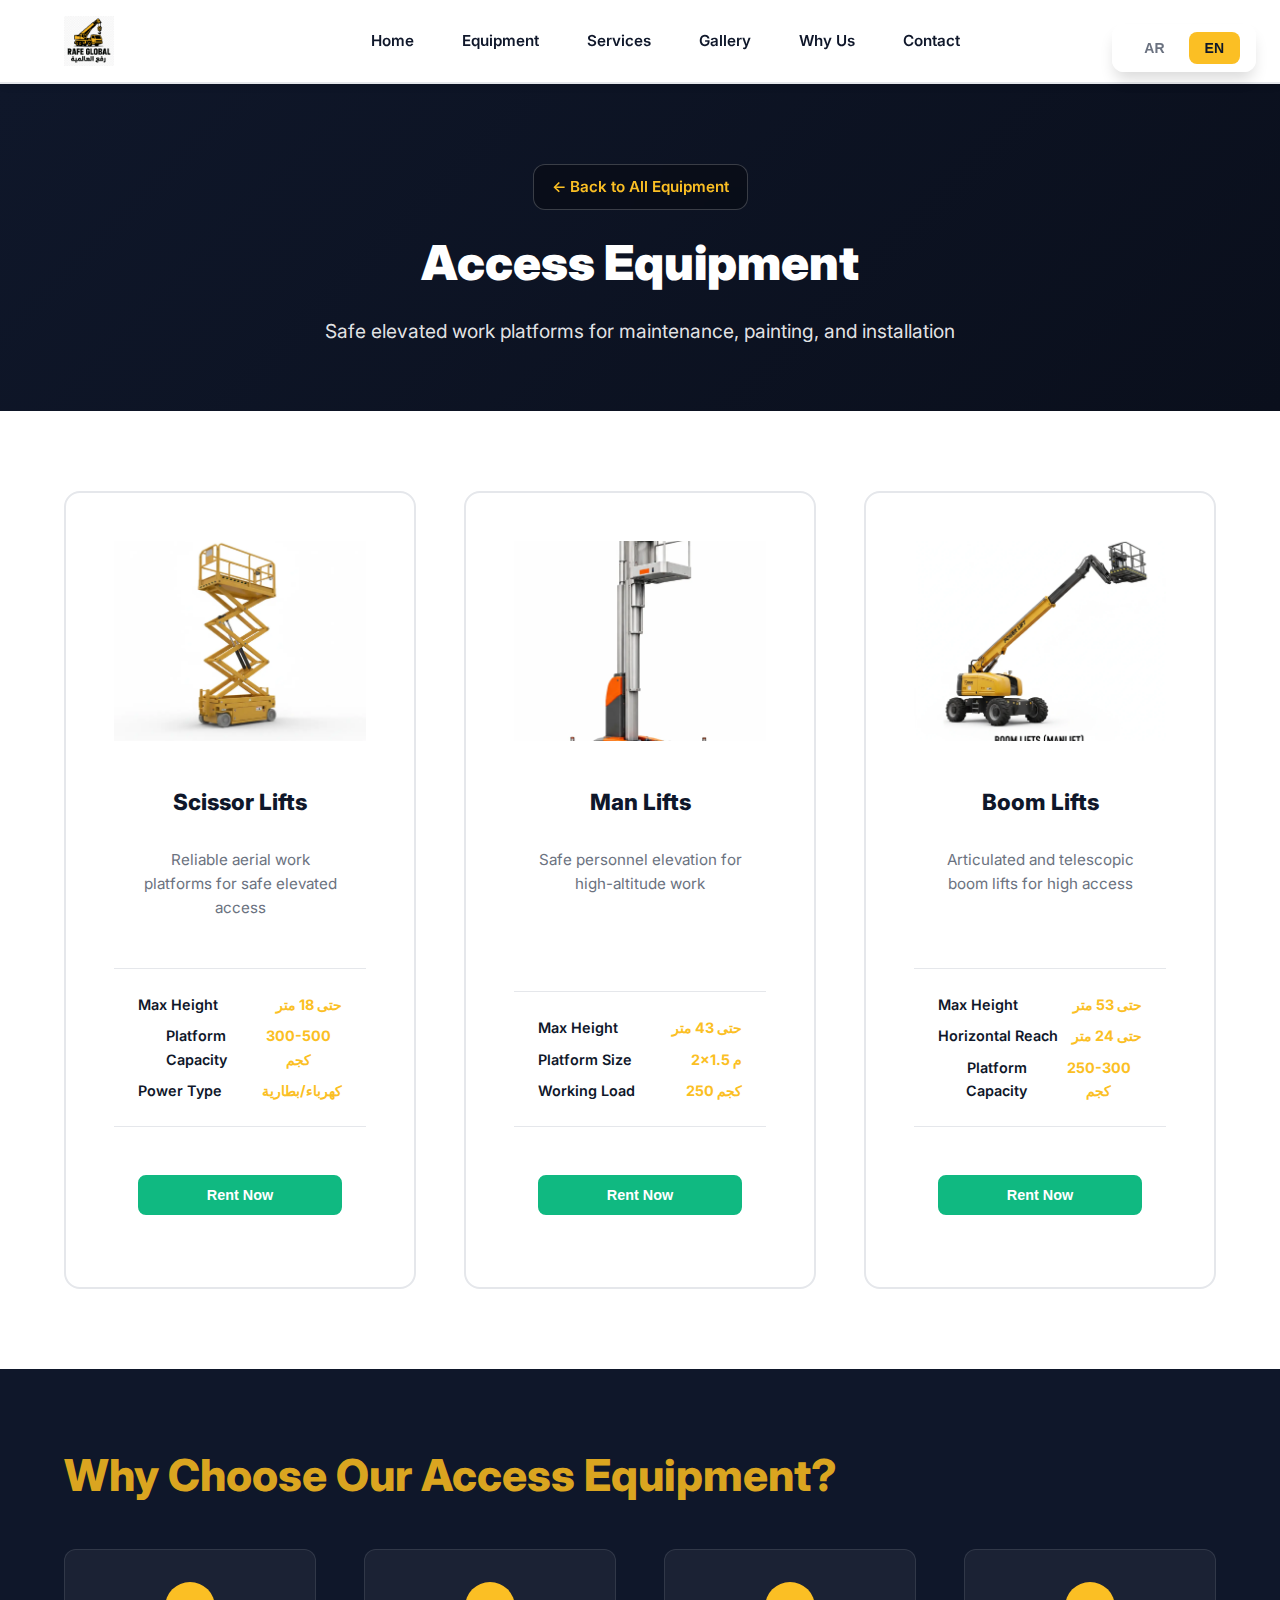
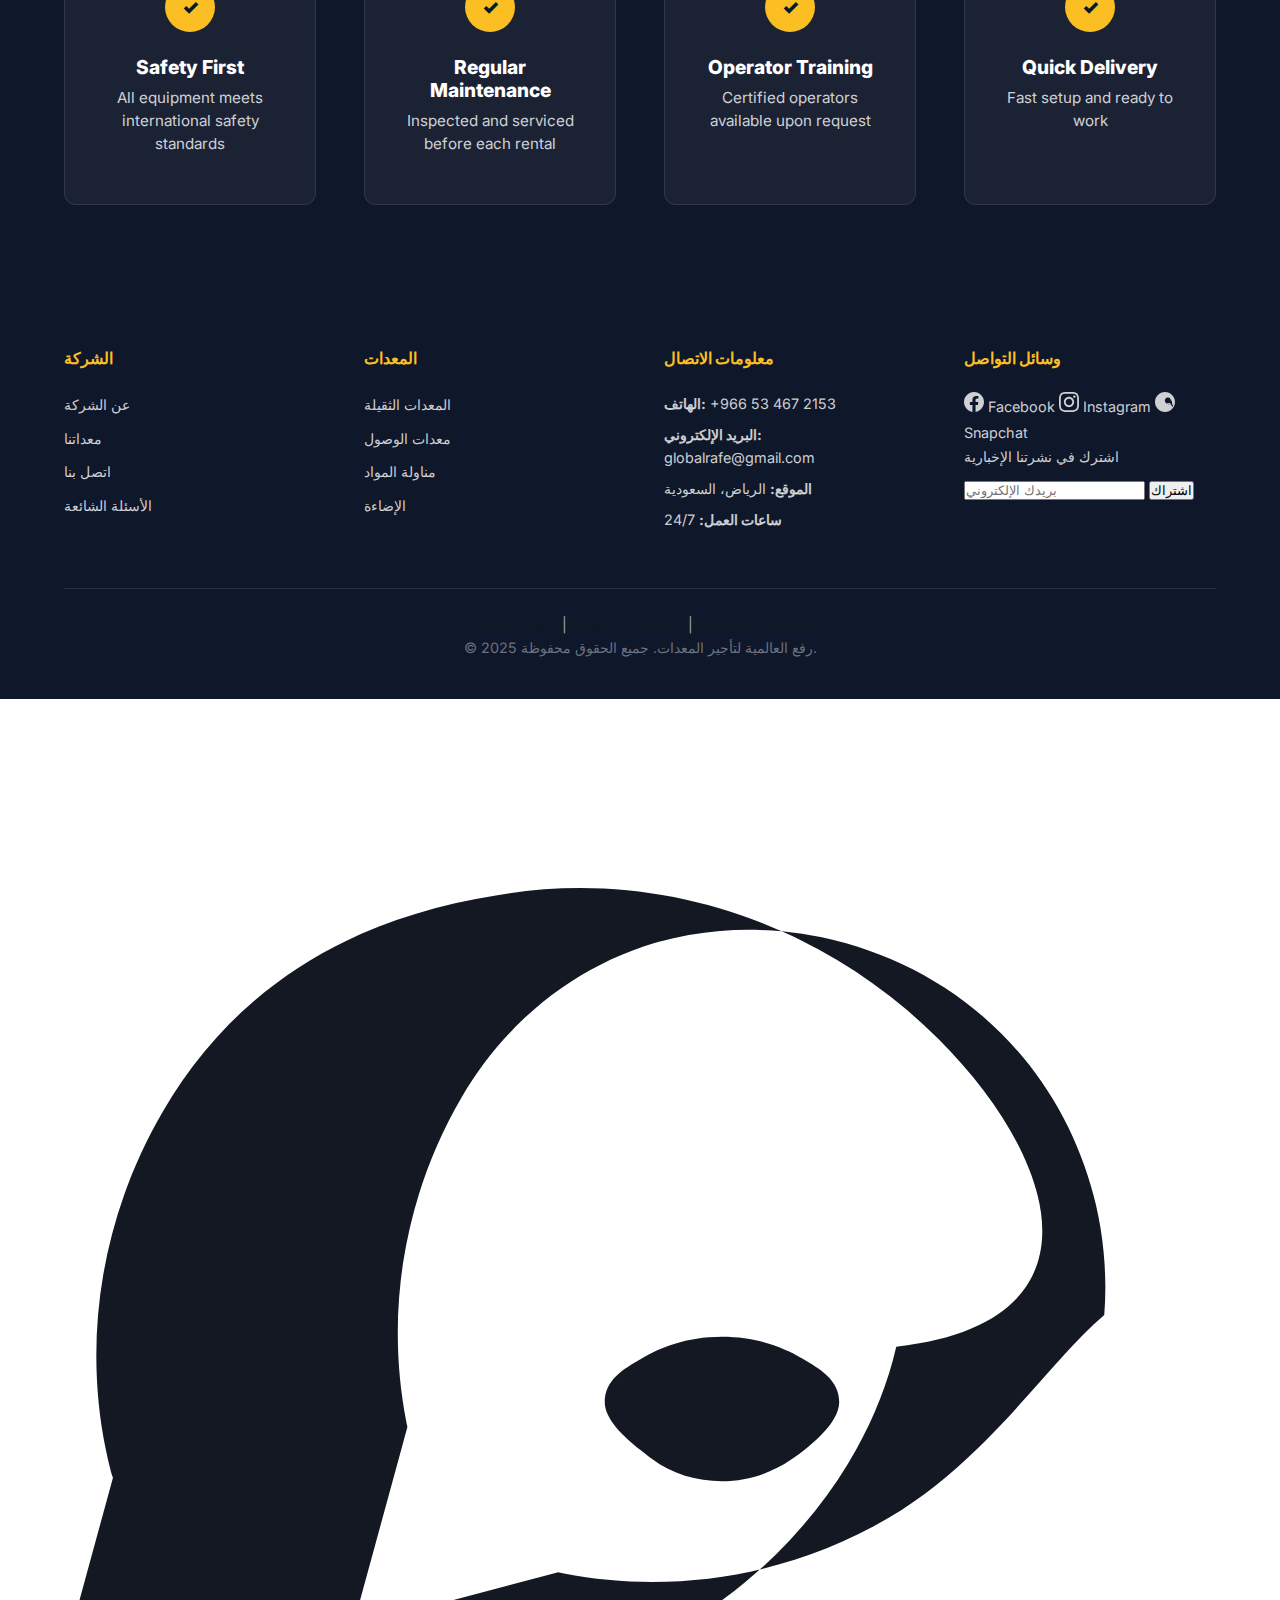
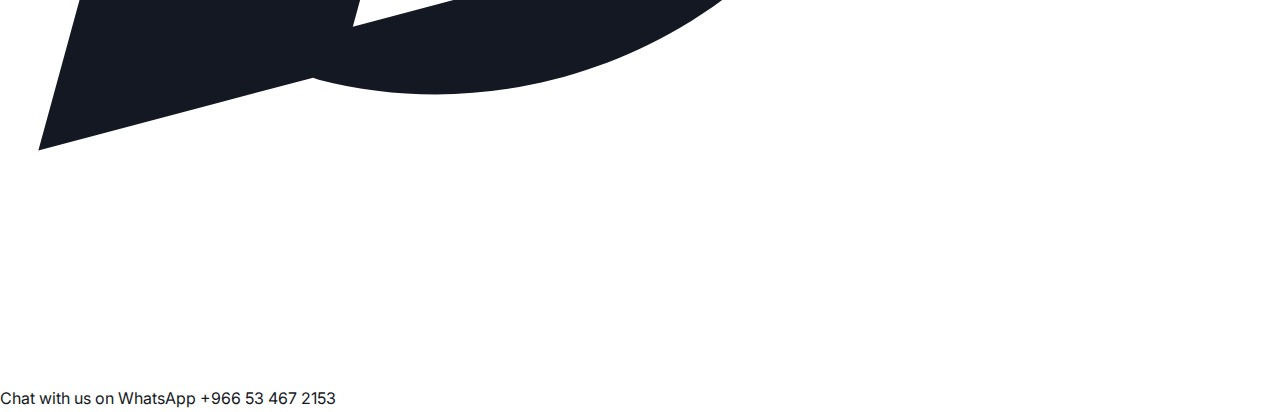
<file: access-equipment.html>
<!DOCTYPE html>
<html lang="ar" dir="rtl">
<head>
    <meta charset="UTF-8">
    <meta name="viewport" content="width=device-width, initial-scale=1.0, maximum-scale=5.0, user-scalable=yes">
    
    <!-- SEO Meta Tags -->
    <meta name="description" content="تأجير معدات الوصول والارتفاع في السعودية - منصات رفع مقصية، رافعات أشخاص، رافعات ذراعية. معدات آمنة لأعمال الصيانة والتركيب على المرتفعات.">
    <meta name="keywords" content="تأجير معدات وصول, تأجير منصات رفع, تأجير رافعات أشخاص, تأجير رافعات ذراعية, معدات ارتفاع, تأجير في الرياض, معدات وصول آمنة, Rafe Global, access equipment rental Saudi Arabia">
    <meta name="author" content="رفع العالمية - تأجير معدات الوصول">
    
    <!-- Open Graph -->
    <meta property="og:title" content="تأجير معدات الوصول والارتفاع في السعودية | رفع العالمية">
    <meta property="og:description" content="تأجير معدات الوصول الآمنة لأعمال الصيانة والتركيب على المرتفعات في المملكة العربية السعودية.">
    <meta property="og:type" content="website">
    <meta property="og:url" content="https://rafeglobal.com/access-equipment.html">
    
    <!-- Canonical and Language -->
    <link rel="canonical" href="https://rafeglobal.com/access-equipment.html">
    <link rel="alternate" hreflang="ar" href="https://rafeglobal.com/access-equipment.html">
    <link rel="alternate" hreflang="en" href="https://rafeglobal.com/access-equipment.html?lang=en">
    
    <meta name="theme-color" content="#fbbf24">
    <title>تأجير معدات الوصول والارتفاع في السعودية | منصات رفع | رافعات أشخاص | رفع العالمية</title>
    
    <!-- Schema for Access Equipment -->
    <script type="application/ld+json">
    {
      "@context": "https://schema.org",
      "@type": "WebPage",
      "name": "تأجير معدات الوصول والارتفاع في السعودية",
      "description": "صفحة تأجير معدات الوصول والارتفاع من شركة رفع العالمية - تأجير منصات رفع مقصية، رافعات أشخاص، رافعات ذراعية",
      "url": "https://rafeglobal.com/access-equipment.html",
      "breadcrumb": {
        "@type": "BreadcrumbList",
        "itemListElement": [{
          "@type": "ListItem",
          "position": 1,
          "name": "الرئيسية",
          "item": "https://rafeglobal.com/"
        },{
          "@type": "ListItem",
          "position": 2,
          "name": "معدات الوصول",
          "item": "https://rafeglobal.com/access-equipment.html"
        }]
      },
      "mainEntity": [{
        "@type": "Product",
        "name": "منصات رفع مقصية",
        "description": "تأجير منصات رفع مقصية آمنة لأعمال الصيانة والتركيب على المرتفعات",
        "offers": {
          "@type": "Offer",
          "availability": "https://schema.org/InStock",
          "priceCurrency": "SAR"
        }
      }]
    }
    </script>
    
    <link rel="stylesheet" href="./css/styles.css?v=2.1">
    <link rel="stylesheet" href="./css/category-styles.css">
    <link rel="preconnect" href="https://fonts.googleapis.com">
    <link rel="preconnect" href="https://fonts.gstatic.com" crossorigin>
    <link href="https://fonts.googleapis.com/css2?family=Inter:wght@300;400;500;600;700;800;900&family=Cairo:wght@400;500;600;700;800;900&display=swap" rel="stylesheet">
</head>
<body>
    <!-- Language Switcher -->
    <div class="language-switcher">
        <button class="lang-btn active" data-lang="ar" aria-label="العربية">AR</button>
        <button class="lang-btn" data-lang="en" aria-label="English">EN</button>
    </div>

    <!-- Navigation -->
    <nav class="navbar">
        <div class="nav-container">
            <!-- Logo -->
            <div class="logo-wrapper">
                <a href="./index.html#home">
                    <img src="assets/شعار-رفع-العالمية-تأجير-المعدات.png" 
                         alt="شعار رفع العالمية - تأجير معدات الوصول" 
                         class="logo-img">
                </a>
            </div>

            <!-- Navigation links -->
            <div class="nav-menu" id="navMenu">
                <a href="./index.html#home" class="nav-link" data-en="Home" data-ar="الرئيسية">الرئيسية</a>
                <a href="./index.html#equipment" class="nav-link" data-en="Equipment" data-ar="المعدات">المعدات</a>
                <a href="./services.html" class="nav-link" data-en="Services" data-ar="الخدمات">الخدمات</a>
                <a href="./gallery.html" class="nav-link" data-en="Gallery" data-ar="معرض الصور">معرض الصور</a>
                <a href="./index.html#about" class="nav-link" data-en="Why Us" data-ar="لماذا نحن">لماذا نحن</a>
                <a href="./index.html#contact" class="nav-link" data-en="Contact" data-ar="اتصل بنا">اتصل بنا</a>
            </div>

            <!-- Mobile menu toggle -->
            <div class="nav-actions">
                <button class="menu-toggle" id="menuToggle" aria-label="فتح/إغلاق القائمة">
                    <span></span>
                    <span></span>
                    <span></span>
                </button>
            </div>
        </div>
    </nav>

    <!-- Category Header -->
    <section class="category-header">
        <div class="container">
            <a href="./index.html" class="back-link" data-en="← Back to All Equipment" data-ar="← العودة إلى جميع المعدات">← العودة إلى جميع المعدات</a>
            <h1 class="category-title" data-en="Access Equipment" data-ar="معدات الوصول">تأجير معدات الوصول والارتفاع في السعودية</h1>
            <p class="category-description" data-en="Safe elevated work platforms for maintenance, painting, and installation" data-ar="منصات عمل آمنة مرتفعة للصيانة والطلاء والتركيب مع ميزات سلامة كاملة">منصات عمل آمنة مرتفعة للصيانة والطلاء والتركيب. معدات من الدرجة الاحترافية مع ميزات سلامة كاملة.</p>
        </div>
        
        <!-- Hidden SEO Content -->
        <div class="seo-content" style="display: none;">
            <h2>تأجير معدات الوصول والارتفاع للمشاريع والمنشآت</h2>
            <p>تقدم شركة <strong>رفع العالمية</strong> خدمة تأجير معدات الوصول والارتفاع الآمنة للوصول إلى الأماكن المرتفعة في المشاريع الإنشائية والمنشآت الصناعية والتجارية في المملكة العربية السعودية.</p>
            
            <h3>أنواع معدات الوصول المتوفرة للايجار:</h3>
            <ul>
                <li><strong>منصات رفع مقصية (Scissor Lifts)</strong> - للوصول الأفقي على ارتفاعات متوسطة</li>
                <li><strong>رافعات أشخاص (Man Lifts)</strong> - لرفع العمال لأعمال الصيانة</li>
                <li><strong>رافعات ذراعية (Boom Lifts)</strong> - للوصول إلى أماكن يصعب الوصول إليها</li>
                <li><strong>سلال عمل مرتفعة (Work Platforms)</strong> - لأعمال التركيب والفحص</li>
                <li><strong>سقالات متحركة (Mobile Scaffolds)</strong> - لأعمال البناء والديكور</li>
            </ul>
            
            <h3>مميزات معدات الوصول لدينا:</h3>
            <ul>
                <li>جميع المعدات مطابقة لمعايير السلامة العالمية</li>
                <li>فحص دوري قبل وبعد كل عملية تأجير</li>
                <li>مشغلين معتمدين لتشغيل المعدات</li>
                <li>توصيل المعدات إلى موقع العمل</li>
                <li>دعم فني متواصل 24/7</li>
            </ul>
        </div>
    </section>

    <!-- Equipment Grid -->
    <section class="category-equipment">
        <div class="container">
            <div class="equipment-grid">
                <!-- Scissor Lifts -->
                <div class="equipment-card" data-equipment-id="2">
                    <div class="equipment-image">
                        <img src="./assets/equipment/تأجير-منصات-رفع-مقصية-السعودية.webp" 
                             alt="تأجير منصات رفع مقصية في السعودية - معدات وصول آمنة" 
                             loading="lazy">
                    </div>
                    <h3 class="card-title" data-en="Scissor Lifts" data-ar="منصات رفع مقصية">منصات رفع مقصية للايجار</h3>
                    <p class="card-description" data-en="Reliable aerial work platforms for safe elevated access" data-ar="منصات عمل جوية موثوقة للوصول الآمن المرتفع">منصات عمل جوية موثوقة للوصول الآمن إلى المرتفعات المتوسطة</p>
                    <div class="card-specs">
                        <div class="spec">
                            <span class="spec-label" data-en="Max Height" data-ar="الارتفاع الأقصى">الارتفاع الأقصى</span>
                            <span class="spec-value">حتى 18 متر</span>
                        </div>
                        <div class="spec">
                            <span class="spec-label" data-en="Platform Capacity" data-ar="سعة المنصة">سعة المنصة</span>
                            <span class="spec-value">300-500 كجم</span>
                        </div>
                        <div class="spec">
                            <span class="spec-label" data-en="Power Type" data-ar="نوع الطاقة">نوع الطاقة</span>
                            <span class="spec-value">كهرباء/بطارية</span>
                        </div>
                    </div>
                    <button class="card-button rent-now" data-equipment-id="2" data-en="Rent Now" data-ar="استأجر الآن">استأجر الآن</button>
                </div>

                <!-- Man Lifts -->
                <div class="equipment-card" data-equipment-id="6">
                    <div class="equipment-image">
                        <img src="./assets/equipment/تأجير-رافعات-اشخاص-السعودية.webp" 
                             alt="تأجير رافعات أشخاص في السعودية - رفع آمن للعمال" 
                             loading="lazy">
                    </div>
                    <h3 class="card-title" data-en="Man Lifts" data-ar="رافعات أشخاص">رافعات أشخاص للايجار</h3>
                    <p class="card-description" data-en="Safe personnel elevation for high-altitude work" data-ar="رفع آمن للأشخاص لأعمال المرتفعات">رفع آمن للعمال والفنيين لأعمال الصيانة على المرتفعات</p>
                    <div class="card-specs">
                        <div class="spec">
                            <span class="spec-label" data-en="Max Height" data-ar="الارتفاع الأقصى">الارتفاع الأقصى</span>
                            <span class="spec-value">حتى 43 متر</span>
                        </div>
                        <div class="spec">
                            <span class="spec-label" data-en="Platform Size" data-ar="حجم المنصة">حجم المنصة</span>
                            <span class="spec-value">2x1.5 م</span>
                        </div>
                        <div class="spec">
                            <span class="spec-label" data-en="Working Load" data-ar="الحمولة العاملة">الحمولة العاملة</span>
                            <span class="spec-value">250 كجم</span>
                        </div>
                    </div>
                    <button class="card-button rent-now" data-equipment-id="6" data-en="Rent Now" data-ar="استأجر الآن">استأجر الآن</button>
                </div>

                <!-- Boom Lifts -->
                <div class="equipment-card" data-equipment-id="9">
                    <div class="equipment-image">
                        <img src="./assets/equipment/تأجير-رافعات-ذراع-مفصلية-السعودية.webp" 
                             alt="تأجير رافعات ذراعية في السعودية - الوصول للأماكن الصعبة" 
                             loading="lazy">
                    </div>
                    <h3 class="card-title" data-en="Boom Lifts" data-ar="رافعات ذراعية">رافعات ذراعية للايجار</h3>
                    <p class="card-description" data-en="Articulated and telescopic boom lifts for high access" data-ar="رافعات ذراعية مفصلية وتلسكوبية للوصول العالي">رافعات ذراعية مفصلية وتلسكوبية للوصول إلى الأماكن المرتفعة والصعبة</p>
                    <div class="card-specs">
                        <div class="spec">
                            <span class="spec-label" data-en="Max Height" data-ar="الارتفاع الأقصى">الارتفاع الأقصى</span>
                            <span class="spec-value">حتى 53 متر</span>
                        </div>
                        <div class="spec">
                            <span class="spec-label" data-en="Horizontal Reach" data-ar="المدى الأفقي">المدى الأفقي</span>
                            <span class="spec-value">حتى 24 متر</span>
                        </div>
                        <div class="spec">
                            <span class="spec-label" data-en="Platform Capacity" data-ar="سعة المنصة">سعة المنصة</span>
                            <span class="spec-value">250-300 كجم</span>
                        </div>
                    </div>
                    <button class="card-button rent-now" data-equipment-id="9" data-en="Rent Now" data-ar="استأجر الآن">استأجر الآن</button>
                </div>
            </div>
        </div>
    </section>

    <!-- Why Choose Section -->
    <section class="why-choose">
        <div class="container">
            <h2 class="section-title" data-en="Why Choose Our Access Equipment?" data-ar="لماذا تختار معدات الوصول لدينا؟">لماذا تختار معدات الوصول والارتفاع من رفع العالمية؟</h2>
            <div class="benefits-grid">
                <div class="benefit-card">
                    <div class="benefit-icon">✓</div>
                    <h3 data-en="Safety First" data-ar="السلامة أولاً">السلامة أولاً</h3>
                    <p data-en="All equipment meets international safety standards" data-ar="جميع المعدات تفي بمعايير السلامة الدولية">جميع معداتنا مطابقة لأعلى معايير السلامة العالمية</p>
                </div>
                
                <div class="benefit-card">
                    <div class="benefit-icon">✓</div>
                    <h3 data-en="Regular Maintenance" data-ar="صيانة دورية">صيانة دورية</h3>
                    <p data-en="Inspected and serviced before each rental" data-ar="يتم فحصها وخدمتها قبل كل تأجير">فحص وخدمة المعدات قبل وبعد كل عملية تأجير</p>
                </div>
                
                <div class="benefit-card">
                    <div class="benefit-icon">✓</div>
                    <h3 data-en="Operator Training" data-ar="تدريب المشغلين">تدريب المشغلين</h3>
                    <p data-en="Certified operators available upon request" data-ar="مشغلون معتمدون متاحون عند الطلب">مشغلون معتمدون متاحون عند الطلب لتشغيل المعدات</p>
                </div>
                
                <div class="benefit-card">
                    <div class="benefit-icon">✓</div>
                    <h3 data-en="Quick Delivery" data-ar="توصيل سريع">توصيل سريع</h3>
                    <p data-en="Fast setup and ready to work" data-ar="إعداد سريع وجاهز للعمل">توصيل المعدات إلى موقع العمل وإعدادها للعمل بسرعة</p>
                </div>
            </div>
            
            <!-- Hidden FAQ for SEO -->
            <div class="faq-section" style="display: none;">
                <h3>الأسئلة الشائعة عن تأجير معدات الوصول</h3>
                <div class="faq-item">
                    <h4>ما هي فترات تأجير معدات الوصول المتاحة؟</h4>
                    <p>نقدم فترات تأجير مرنة حسب احتياج العميل: يومي، أسبوعي، شهري، أو لفترة المشروع كاملة.</p>
                </div>
                <div class="faq-item">
                    <h4>هل تحتاج معدات الوصول إلى مشغل خاص؟</h4>
                    <p>بعض المعدات تحتاج إلى مشغل معتمد، ويمكننا توفير مشغلين مدربين عند الطلب.</p>
                </div>
                <div class="faq-item">
                    <h4>ما هي إجراءات السلامة المتبعة؟</h4>
                    <p>جميع المعدات مزودة بأنظمة سلامة متطورة وتخضع لفحص دوري قبل كل استخدام.</p>
                </div>
            </div>
        </div>
    </section>

    <!-- Enhanced Footer -->
    <footer class="footer" itemscope itemtype="https://schema.org/WPFooter">
        <div class="container">
            <div class="footer-content">
                <div class="footer-section">
                    <h4>الشركة</h4>
                    <ul>
                        <li><a href="#about">عن الشركة</a></li>
                        <li><a href="#equipment">معداتنا</a></li>
                        <li><a href="#contact">اتصل بنا</a></li>
                        <li><a href="#faq">الأسئلة الشائعة</a></li>
                    </ul>
                </div>
                
                <div class="footer-section">
                    <h4>المعدات</h4>
                    <ul>
                        <li><a href="./heavy-equipment.html">المعدات الثقيلة</a></li>
                        <li><a href="./access-equipment.html">معدات الوصول</a></li>
                        <li><a href="./material-handling.html">مناولة المواد</a></li>
                        <li><a href="./lighting.html">الإضاءة</a></li>
                    </ul>
                </div>
                
                <div class="footer-section">
                    <h4>معلومات الاتصال</h4>
                    <p><strong>الهاتف:</strong> <span class="ltr-number">+966 53 467 2153</span></p>
                    <p><strong>البريد الإلكتروني:</strong> globalrafe@gmail.com</p>
                    <p><strong>الموقع:</strong> الرياض، السعودية</p>
                    <p><strong>ساعات العمل:</strong> 24/7</p>
                </div>
                
                <div class="footer-section">
                    <h4>وسائل التواصل</h4>
                    <div class="footer-social">
                        <a href="https://facebook.com/rafeglobal" target="_blank" rel="noopener noreferrer" class="footer-social-link facebook" aria-label="Facebook">
                            <svg width="20" height="20" viewBox="0 0 24 24" fill="currentColor">
                                <path d="M24 12.073c0-6.627-5.373-12-12-12s-12 5.373-12 12c0 5.99 4.388 10.954 10.125 11.854v-8.385H7.078v-3.47h3.047V9.43c0-3.007 1.792-4.669 4.533-4.669 1.312 0 2.686.235 2.686.235v2.953H15.83c-1.491 0-1.956.925-1.956 1.874v2.25h3.328l-.532 3.47h-2.796v8.385C19.612 23.027 24 18.062 24 12.073z"/>
                            </svg>
                            <span>Facebook</span>
                        </a>
                        
                        <a href="https://instagram.com/rafeglobal" target="_blank" rel="noopener noreferrer" class="footer-social-link instagram" aria-label="Instagram">
                            <svg width="20" height="20" viewBox="0 0 24 24" fill="currentColor">
                                <path d="M12 2.163c3.204 0 3.584.012 4.85.07 3.252.148 4.771 1.691 4.919 4.919.058 1.265.069 1.645.069 4.849 0 3.205-.012 3.584-.069 4.849-.149 3.225-1.664 4.771-4.919 4.919-1.266.058-1.644.07-4.85.07-3.204 0-3.584-.012-4.849-.07-3.26-.149-4.771-1.699-4.919-4.92-.058-1.265-.07-1.644-.07-4.849 0-3.204.013-3.583.07-4.849.149-3.227 1.664-4.771 4.919-4.919 1.266-.057 1.645-.069 4.849-.069zm0-2.163c-3.259 0-3.667.014-4.947.072-4.358.2-6.78 2.618-6.98 6.98-.059 1.281-.073 1.689-.073 4.948 0 3.259.014 3.668.072 4.948.2 4.358 2.618 6.78 6.98 6.98 1.281.058 1.689.072 4.948.072 3.259 0 3.668-.014 4.948-.072 4.354-.2 6.782-2.618 6.979-6.98.059-1.28.073-1.689.073-4.948 0-3.259-.014-3.667-.072-4.947-.196-4.354-2.617-6.78-6.979-6.98-1.281-.059-1.69-.073-4.949-.073zm0 5.838c-3.403 0-6.162 2.759-6.162 6.162s2.759 6.163 6.162 6.163 6.162-2.759 6.162-6.163c0-3.403-2.759-6.162-6.162-6.162zm0 10.162c-2.209 0-4-1.79-4-4 0-2.209 1.791-4 4-4s4 1.791 4 4c0 2.21-1.791 4-4 4zm6.406-11.845c-.796 0-1.441.645-1.441 1.44s.645 1.44 1.441 1.44c.795 0 1.439-.645 1.439-1.44s-.644-1.44-1.439-1.44z"/>
                            </svg>
                            <span>Instagram</span>
                        </a>
                        
                        <a href="https://snapchat.com/add/rafeglobal" target="_blank" rel="noopener noreferrer" class="footer-social-link snapchat" aria-label="Snapchat">
                            <svg width="20" height="20" viewBox="0 0 24 24" fill="currentColor">
                                <path d="M18.196 14.576c.091-.272.117-.566.117-.776 0-.364-.107-.546-.566-.546-.117 0-.273.026-.455.078-1.237.311-2.461.44-3.64.44-1.183 0-2.407-.129-3.641-.44-.182-.052-.338-.078-.455-.078-.46 0-.566.182-.566.546 0 .21.026.504.117.776.221.66.44 1.024.94 1.24.364.156.766.208 1.2.208.143 0 .299-.013.442-.026.169-.013.325-.039.611-.039.286 0 .442.026.611.039.143.013.299.026.442.026.434 0 .837-.052 1.2-.208.5-.216.72-.58.94-1.24zm1.972-4.42c-.009.208-.009.417-.009.611 0 2.056.494 3.982 1.363 5.711.065.143.104.299.104.455 0 .377-.299.676-.689.676-.221 0-.416-.104-.546-.273-.637-.857-1.085-1.826-1.328-2.837-.026-.078-.052-.169-.078-.247-.637.546-1.379.819-2.174.819-.273 0-.546-.026-.819-.078-.026 0-.078-.013-.104-.013-.338-.052-.688-.143-1.015-.286-.766-.338-1.38-.867-1.797-1.54-.078-.117-.143-.247-.221-.364-.247-.377-.468-.728-.637-1.112-.052-.117-.117-.247-.156-.377-.026-.078-.052-.143-.078-.221-.104-.299-.169-.611-.169-.94 0-.962.377-1.826 1.002-2.474.364-.338.793-.611 1.265-.789.442-.169.91-.247 1.379-.247h.091c.455 0 .91.078 1.339.247.473.182.901.455 1.265.789.625.649 1.002 1.512 1.002 2.474 0 .078 0 .156-.013.234zM12 0C5.373 0 0 5.373 0 12s5.373 12 12 12 12-5.373 12-12S18.627 0 12 0z"/>
                            </svg>
                            <span>Snapchat</span>
                        </a>
                    </div>
                    
                    <div class="footer-newsletter">
                        <p>اشترك في نشرتنا الإخبارية</p>
                        <form class="newsletter-form">
                            <input type="email" placeholder="بريدك الإلكتروني" required>
                            <button type="submit">اشتراك</button>
                        </form>
                    </div>
                </div>
            </div>
            
            <div class="footer-bottom">
                <div class="footer-links">
                    <a href="#" data-en="Privacy Policy" data-ar="سياسة الخصوصية">سياسة الخصوصية</a>
                    <span>|</span>
                    <a href="#" data-en="Terms of Service" data-ar="شروط الخدمة">شروط الخدمة</a>
                    <span>|</span>
                    <a href="#" data-en="Rental Agreement" data-ar="اتفاقية التأجير">اتفاقية التأجير</a>
                </div>
                
                <p>© 2025 رفع العالمية لتأجير المعدات. جميع الحقوق محفوظة.</p>
            </div>
        </div>
    </footer>

    <script src="./js/script.js?v=2.2"></script>
</body>
</html>
</file>
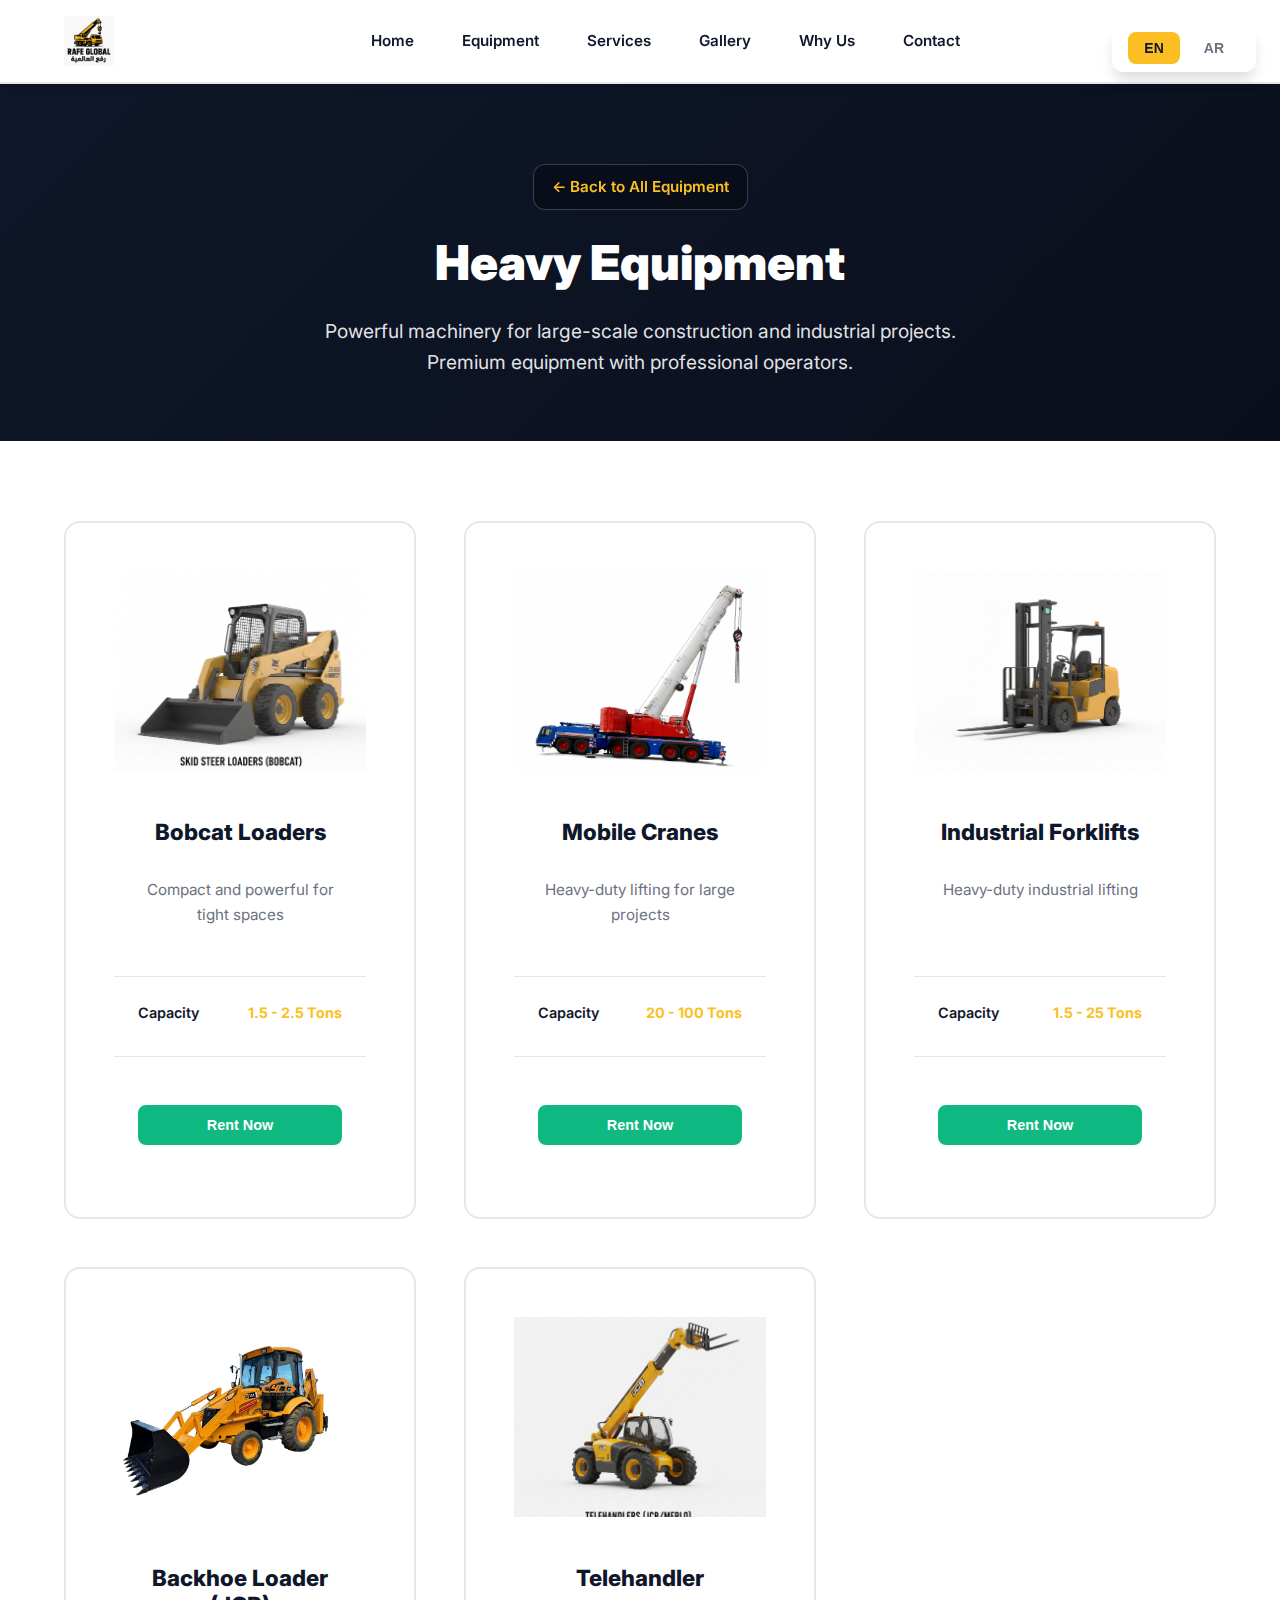
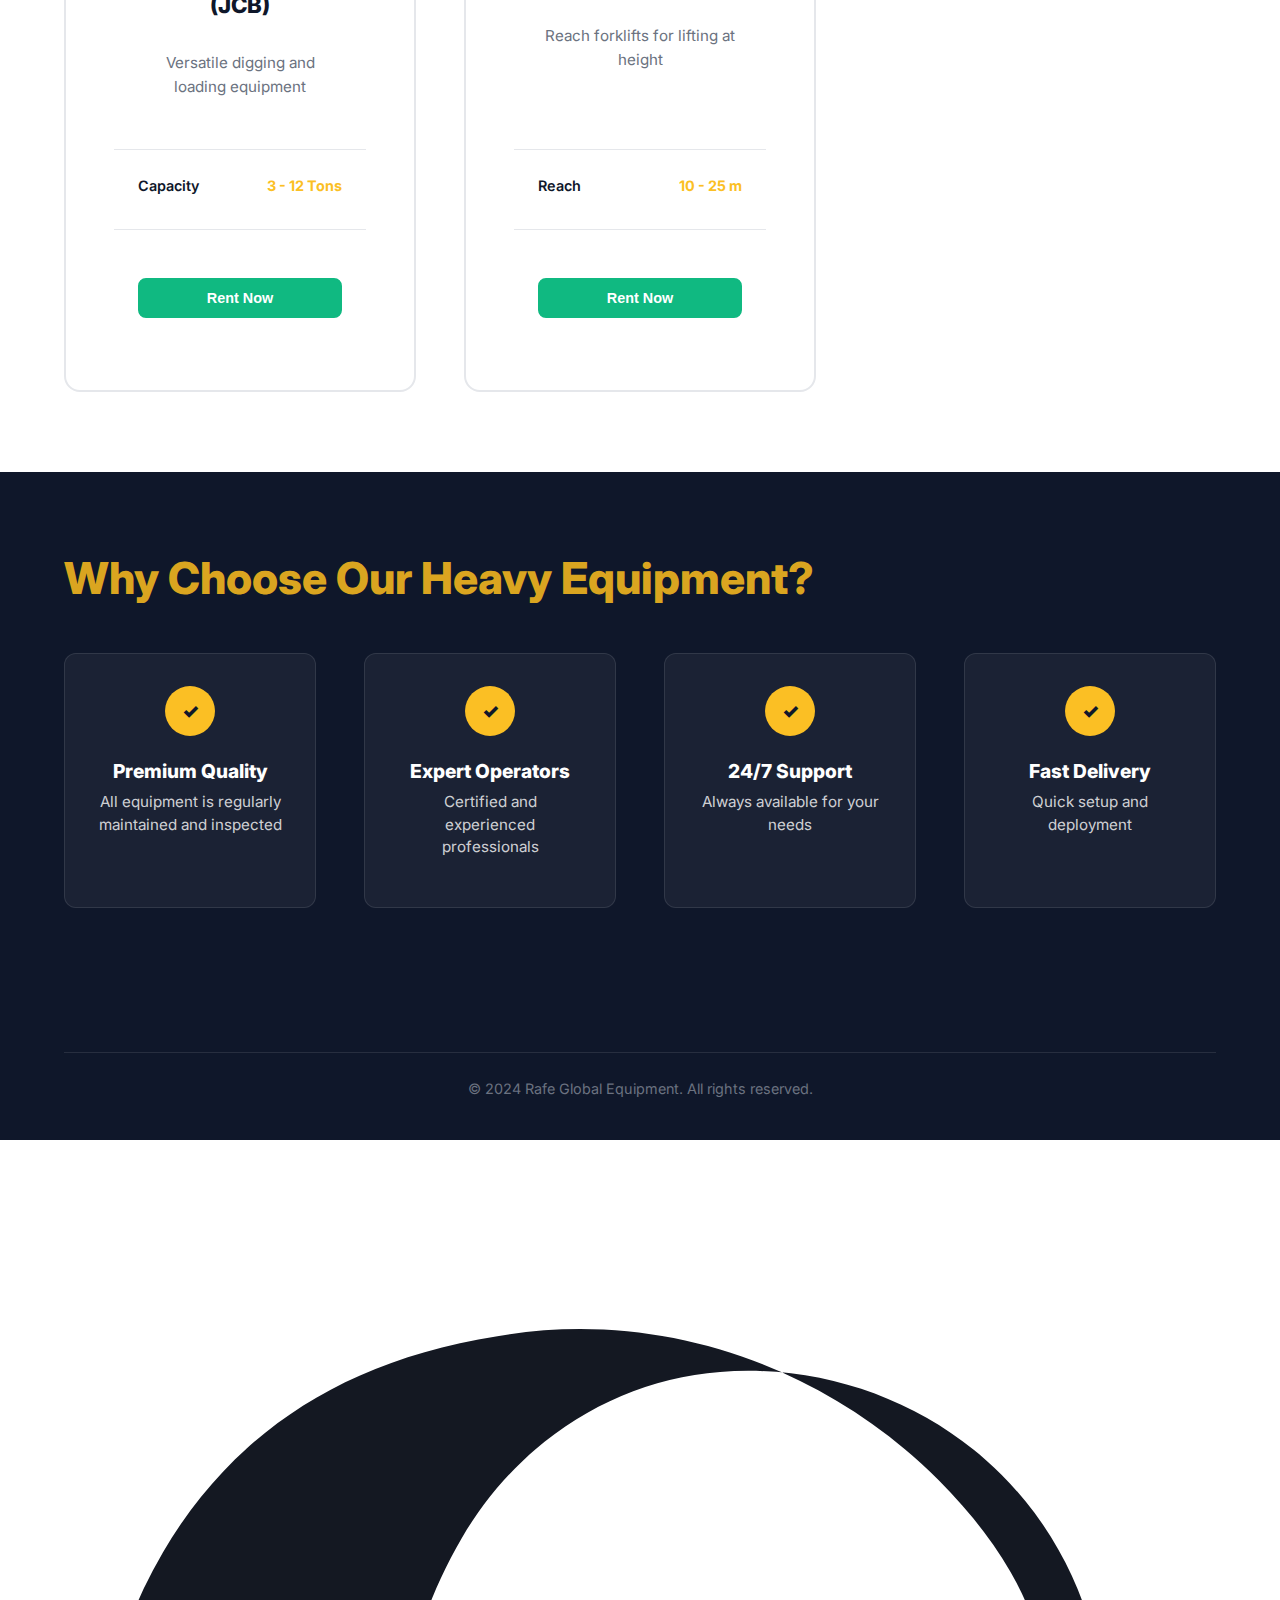
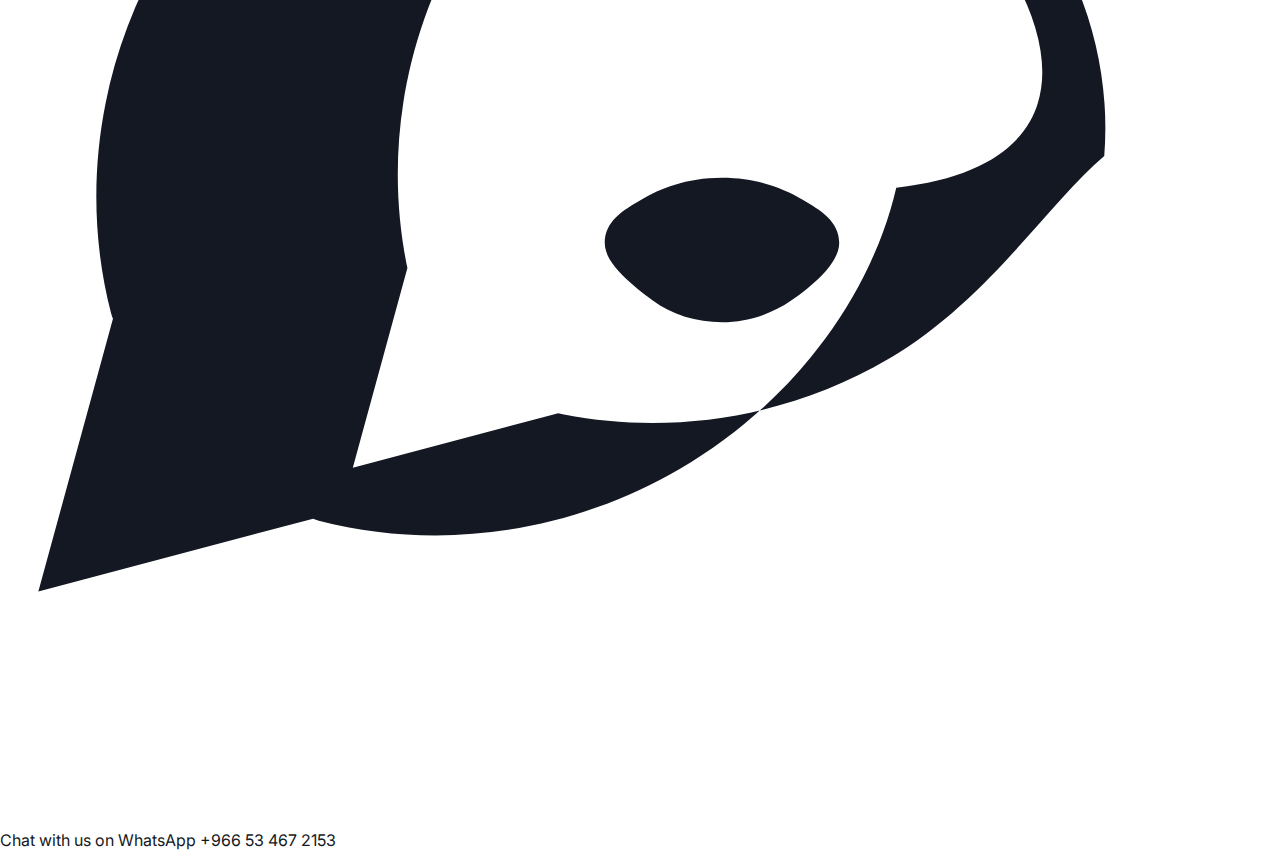
<file: heavy-equipment.html>
<!DOCTYPE html>
<html lang="en" dir="ltr">
<head>
    <meta charset="UTF-8">
    <meta name="viewport" content="width=device-width, initial-scale=1.0, maximum-scale=5.0, user-scalable=yes">
    <meta name="description" content="رفع العالمية - Heavy Equipment Rental in Saudi Arabia. Bobcat Loaders, Mobile Cranes, Forklifts, Backhoe Loaders, Telehandlers. Premium machinery for large construction projects.">
    <meta name="keywords" content="heavy equipment rental, cranes, loaders, construction machinery, Saudi Arabia">
    <meta name="author" content="Rafe Global Equipment">
    <meta name="theme-color" content="#fbbf24">
    <meta property="og:title" content="رفع العالمية - Heavy Equipment Rental">
    <meta property="og:description" content="Premium heavy machinery rental for construction and industrial projects">
    <meta property="og:type" content="website">
    <title>رفع العالمية - Heavy Equipment Rental | Rafe Global</title>
    <link rel="stylesheet" href="./css/styles.css?v=2.0">
    <link rel="stylesheet" href="./css/category-styles.css">
    <link rel="preconnect" href="https://fonts.googleapis.com">
    <link rel="preconnect" href="https://fonts.gstatic.com" crossorigin>
    <link href="https://fonts.googleapis.com/css2?family=Inter:wght@300;400;500;600;700;800;900&family=Cairo:wght@400;500;600;700;800;900&display=swap" rel="stylesheet">
</head>
<body>
    <!-- Language Switcher -->
    <div class="language-switcher">
        <button class="lang-btn active" data-lang="en">EN</button>
        <button class="lang-btn" data-lang="ar">AR</button>
    </div>

    <!-- Navigation -->
    <nav class="navbar">
        <div class="nav-container">
            <!-- Logo -->
            <div class="logo-wrapper">
                <a href="./index.html#home">
                    <img src="assets/rafe_global_logo_concept_3.png" alt="Rafe Global Logo" class="logo-img">
                </a>
            </div>

           <!-- Navigation links -->
<div class="nav-menu" id="navMenu">
    <a href="./index.html#home" class="nav-link" data-en="Home" data-ar="الرئيسية">Home</a>
    <a href="./index.html#equipment" class="nav-link" data-en="Equipment" data-ar="المعدات">Equipment</a>
    <a href="./services.html" class="nav-link" data-en="Services" data-ar="الخدمات">Services</a>
    <a href="./gallery.html" class="nav-link" data-en="Gallery" data-ar="معرض الصور">Gallery</a>
    <a href="./index.html#about" class="nav-link" data-en="Why Us" data-ar="لماذا نحن">Why Us</a>
    <a href="./index.html#contact" class="nav-link" data-en="Contact" data-ar="اتصل بنا">Contact</a>
</div>

            <!-- Mobile menu toggle -->
            <div class="nav-actions">
                <button class="menu-toggle" id="menuToggle" aria-label="Toggle menu">
                    <span></span>
                    <span></span>
                    <span></span>
                </button>
            </div>
        </div>
    </nav>

    <!-- Category Header -->
    <section class="category-header">
        <div class="container">
            <a href="./index.html" class="back-link" data-en="← Back to All Equipment" data-ar="← العودة إلى جميع المعدات">← Back to All Equipment</a>
            <h1 class="category-title" data-en="Heavy Equipment" data-ar="المعدات الثقيلة">Heavy Equipment</h1>
            <p class="category-description" data-en="Powerful machinery for large-scale construction and industrial projects. Premium equipment with professional operators." data-ar="معدات قوية لمشاريع البناء والصناعية الكبيرة. معدات متميزة مع مشغلين محترفين">Powerful machinery for large-scale construction and industrial projects.</p>
        </div>
    </section>

    <!-- Equipment Grid -->
    <section class="category-equipment">
        <div class="container">
            <div class="equipment-grid">
                <!-- Bobcat Loaders -->
                <div class="equipment-card" data-equipment-id="1">
                    <div class="equipment-image">
                        <img src="./assets/equipment/Bobcat.png" alt="Bobcat Loader" loading="lazy">
                    </div>
                    <h3 class="card-title" data-en="Bobcat Loaders" data-ar="محملات بوبكات">Bobcat Loaders</h3>
                    <p class="card-description" data-en="Compact and powerful for tight spaces" data-ar="مدمجة وقوية للمساحات الضيقة">Compact and powerful for tight spaces</p>
                    <div class="card-specs">
                        <div class="spec">
                            <span class="spec-label" data-en="Capacity" data-ar="السعة">Capacity</span>
                            <span class="spec-value">1.5 - 2.5 Tons</span>
                        </div>
                        <div class="spec">
                            <span class="spec-label" data-en="Daily Rate" data-ar="السعر اليومي">Daily Rate</span>
                            <span class="spec-value price">SAR 500</span>
                        </div>
                    </div>
                    <button class="card-button rent-now" data-equipment-id="1" data-en="Rent Now" data-ar="استأجر الآن">Rent Now</button>
                </div>

                <!-- Mobile Cranes -->
                <div class="equipment-card" data-equipment-id="3">
                    <div class="equipment-image">
                        <img src="./assets/equipment/Mobile Cranes.png" alt="Mobile Crane" loading="lazy">
                    </div>
                    <h3 class="card-title" data-en="Mobile Cranes" data-ar="رافعات متنقلة">Mobile Cranes</h3>
                    <p class="card-description" data-en="Heavy-duty lifting for large projects" data-ar="رفع ثقيل للمشاريع الكبيرة">Heavy-duty lifting for large projects</p>
                    <div class="card-specs">
                        <div class="spec">
                            <span class="spec-label" data-en="Capacity" data-ar="السعة">Capacity</span>
                            <span class="spec-value">20 - 100 Tons</span>
                        </div>
                        <div class="spec">
                            <span class="spec-label" data-en="Daily Rate" data-ar="السعر اليومي">Daily Rate</span>
                            <span class="spec-value price">SAR 2000+</span>
                        </div>
                    </div>
                    <button class="card-button rent-now" data-equipment-id="3" data-en="Rent Now" data-ar="استأجر الآن">Rent Now</button>
                </div>

                <!-- Industrial Forklifts -->
                <div class="equipment-card" data-equipment-id="8">
                    <div class="equipment-image">
                        <img src="./assets/equipment/Forklifts.png" alt="Industrial Forklift" loading="lazy">
                    </div>
                    <h3 class="card-title" data-en="Industrial Forklifts" data-ar="رافعات شوكية صناعية">Industrial Forklifts</h3>
                    <p class="card-description" data-en="Heavy-duty industrial lifting" data-ar="رفع صناعي ثقيل">Heavy-duty industrial lifting</p>
                    <div class="card-specs">
                        <div class="spec">
                            <span class="spec-label" data-en="Capacity" data-ar="السعة">Capacity</span>
                            <span class="spec-value">1.5 - 25 Tons</span>
                        </div>
                        <div class="spec">
                            <span class="spec-label" data-en="Daily Rate" data-ar="السعر اليومي">Daily Rate</span>
                            <span class="spec-value price">SAR 600</span>
                        </div>
                    </div>
                    <button class="card-button rent-now" data-equipment-id="8" data-en="Rent Now" data-ar="استأجر الآن">Rent Now</button>
                </div>

                <!-- Backhoe Loader -->
                <div class="equipment-card" data-equipment-id="10">
                    <div class="equipment-image">
                        <img src="./assets/equipment/Backhoe Loader.jpg" alt="Backhoe Loader" loading="lazy">
                    </div>
                    <h3 class="card-title" data-en="Backhoe Loader (JCB)" data-ar="حفار خلفي (JCB)">Backhoe Loader (JCB)</h3>
                    <p class="card-description" data-en="Versatile digging and loading equipment" data-ar="معدات حفر وتحميل متعددة الاستخدامات">Versatile digging and loading equipment</p>
                    <div class="card-specs">
                        <div class="spec">
                            <span class="spec-label" data-en="Capacity" data-ar="السعة">Capacity</span>
                            <span class="spec-value">3 - 12 Tons</span>
                        </div>
                        <div class="spec">
                            <span class="spec-label" data-en="Daily Rate" data-ar="السعر اليومي">Daily Rate</span>
                            <span class="spec-value price">SAR 700</span>
                        </div>
                    </div>
                    <button class="card-button rent-now" data-equipment-id="10" data-en="Rent Now" data-ar="استأجر الآن">Rent Now</button>
                </div>

                <!-- Telehandler -->
                <div class="equipment-card" data-equipment-id="11">
                    <div class="equipment-image">
                        <img src="./assets/equipment/Merlo.png" alt="Telehandler" loading="lazy">
                    </div>
                    <h3 class="card-title" data-en="Telehandler" data-ar="تليهاندلر">Telehandler</h3>
                    <p class="card-description" data-en="Reach forklifts for lifting at height" data-ar="رافعات شوكية طويلة المدى للرفع على ارتفاعات">Reach forklifts for lifting at height</p>
                    <div class="card-specs">
                        <div class="spec">
                            <span class="spec-label" data-en="Reach" data-ar="المدى">Reach</span>
                            <span class="spec-value">10 - 25 m</span>
                        </div>
                        <div class="spec">
                            <span class="spec-label" data-en="Daily Rate" data-ar="السعر اليومي">Daily Rate</span>
                            <span class="spec-value price">SAR 650</span>
                        </div>
                    </div>
                    <button class="card-button rent-now" data-equipment-id="11" data-en="Rent Now" data-ar="استأجر الآن">Rent Now</button>
                </div>
            </div>
        </div>
    </section>

    <!-- Why Choose Section -->
    <section class="why-choose">
        <div class="container">
            <h2 class="section-title" data-en="Why Choose Our Heavy Equipment?" data-ar="لماذا تختار المعدات الثقيلة لدينا؟">Why Choose Our Heavy Equipment?</h2>
            <div class="benefits-grid">
                <div class="benefit-card">
                    <div class="benefit-icon">✓</div>
                    <h3 data-en="Premium Quality" data-ar="جودة متميزة">Premium Quality</h3>
                    <p data-en="All equipment is regularly maintained and inspected" data-ar="جميع المعدات يتم صيانتها وفحصها بانتظام">All equipment is regularly maintained</p>
                </div>
                
                <div class="benefit-card">
                    <div class="benefit-icon">✓</div>
                    <h3 data-en="Expert Operators" data-ar="مشغلون خبراء">Expert Operators</h3>
                    <p data-en="Certified and experienced professionals" data-ar="متخصصون معتمدون وذوو خبرة">Certified and experienced professionals</p>
                </div>
                
                <div class="benefit-card">
                    <div class="benefit-icon">✓</div>
                    <h3 data-en="24/7 Support" data-ar="دعم على مدار الساعة">24/7 Support</h3>
                    <p data-en="Always available for your needs" data-ar="متاحون دائمًا لاحتياجاتك">Always available for your needs</p>
                </div>
                
                <div class="benefit-card">
                    <div class="benefit-icon">✓</div>
                    <h3 data-en="Fast Delivery" data-ar="توصيل سريع">Fast Delivery</h3>
                    <p data-en="Quick setup and deployment" data-ar="إعداد ونشر سريع">Quick setup and deployment</p>
                </div>
            </div>
        </div>
    </section>

    <!-- Rental Contact Modal -->
    <div class="modal" id="rentalModal">
        <div class="modal-content rental-modal">
            <button class="modal-close" aria-label="Close modal">&times;</button>
            <div class="modal-header">
                <h2 data-en="Rent Equipment" data-ar="تأجير المعدات">Rent Equipment</h2>
                <p id="rentalEquipmentName">Equipment Name</p>
            </div>
            <div class="modal-body">
                <p class="rental-intro" data-en="Choose your preferred contact method:" data-ar="اختر طريقة الاتصال المفضلة لديك">Choose your preferred contact method:</p>
                <div class="rental-buttons">
                    <a href="https://wa.me/966534672153" class="rental-btn whatsapp-main" target="_blank" rel="noopener noreferrer">
                        <svg width="24" height="24" viewBox="0 0 24 24" fill="currentColor">
                            <path d="M17.472 14.382c-.297-.149-1.758-.867-2.03-.967-.273-.099-.471-.148-.67.15-.197.297-.767.966-.94 1.164-.173.199-.347.223-.644.075-.297-.15-1.255-.463-2.39-1.475-.883-.788-1.48-1.761-1.653-2.059-.173-.297-.018-.458.13-.606.134-.133.298-.347.446-.52.149-.174.198-.298.298-.497.099-.198.05-.371-.025-.52-.075-.149-.669-1.612-.916-2.207-.242-.579-.487-.5-.67-.51-.173-.008-.371-.01-.57-.01-.198 0-.52.074-.792.372-.272.297-1.04 1.016-1.04 2.479 0 1.462 1.065 2.875 1.213 3.074.149.198 2.096 3.2 5.076 4.487.709.306 1.262.489 1.694.625.712.227 1.36.195 1.871.118.571-.085 1.758-.719 2.006-1.413.248-.694.248-1.289.173-1.413-.074-.124-.272-.198-.57-.347"/>
                        </svg>
                        <div>
                            <div class="btn-title" data-en="Chat on WhatsApp" data-ar="تحدث على واتساب">Chat on WhatsApp</div>
                            <div class="btn-subtitle">+966 53 467 2153</div>
                        </div>
                    </a>
                    
                    <a href="mailto:info@rafeglobal.com" class="rental-btn email-btn">
                        <svg width="24" height="24" viewBox="0 0 24 24" fill="currentColor">
                            <path d="M20 4H4c-1.1 0-1.99.9-1.99 2L2 18c0 1.1.9 2 2 2h16c1.1 0 2-.9 2-2V6c0-1.1-.9-2-2-2zm0 4l-8 5-8-5V6l8 5 8-5v2z"/>
                        </svg>
                        <div>
                            <div class="btn-title" data-en="Send Email" data-ar="إرسال بريد إلكتروني">Send Email</div>
                            <div class="btn-subtitle" data-en="Detailed Quote" data-ar="عرض سعر مفصل">Detailed Quote</div>
                        </div>
                    </a>
                </div>
            </div>
        </div>
    </div>

    <!-- Footer -->
    <footer class="footer">
        <div class="container">
            <div class="footer-bottom">
                <p data-en="© 2024 Rafe Global Equipment. All rights reserved." data-ar="© 2024 رفع العالمية للمعدات. جميع الحقوق محفوظة.">© 2024 Rafe Global Equipment. All rights reserved.</p>
            </div>
        </div>
    </footer>

    <!-- Menu Overlay -->
    <div class="menu-overlay"></div>

    <script src="./js/script.js?v=2.1"></script>
</body>
</html>
</file>
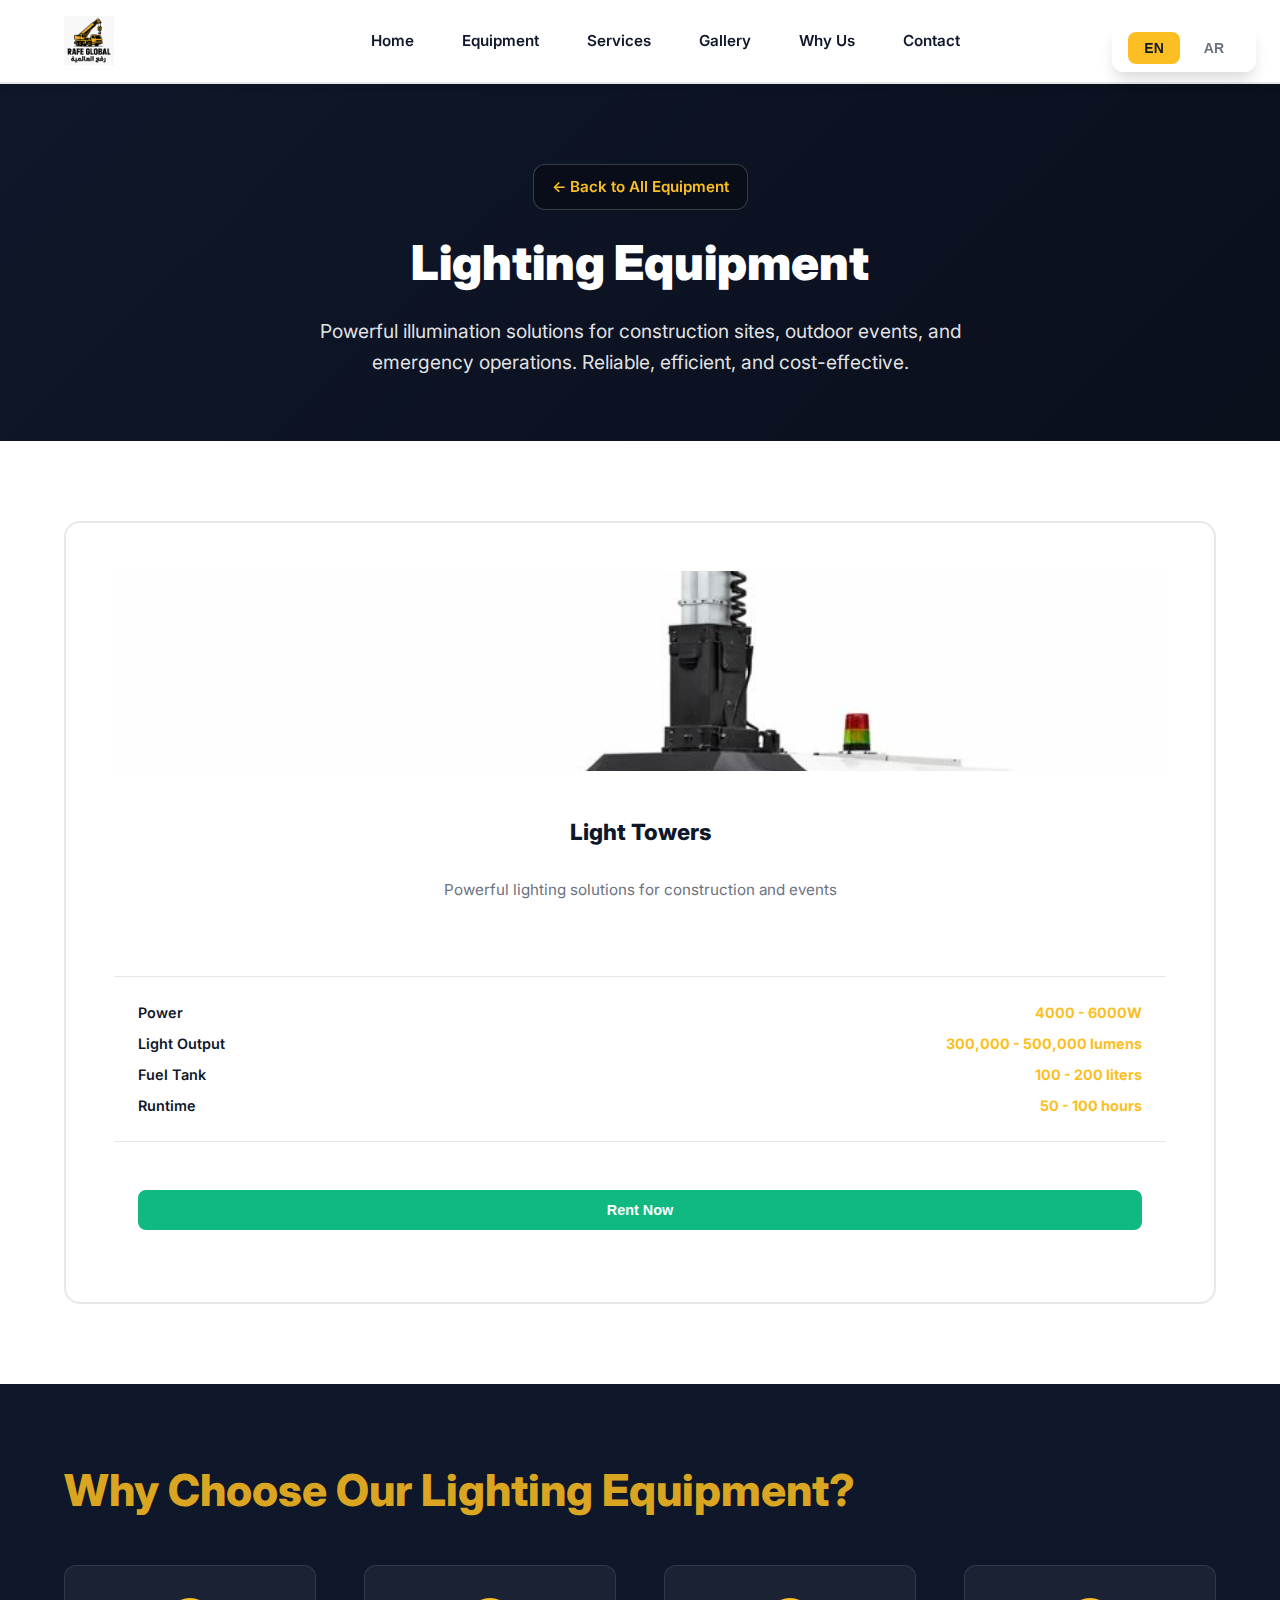
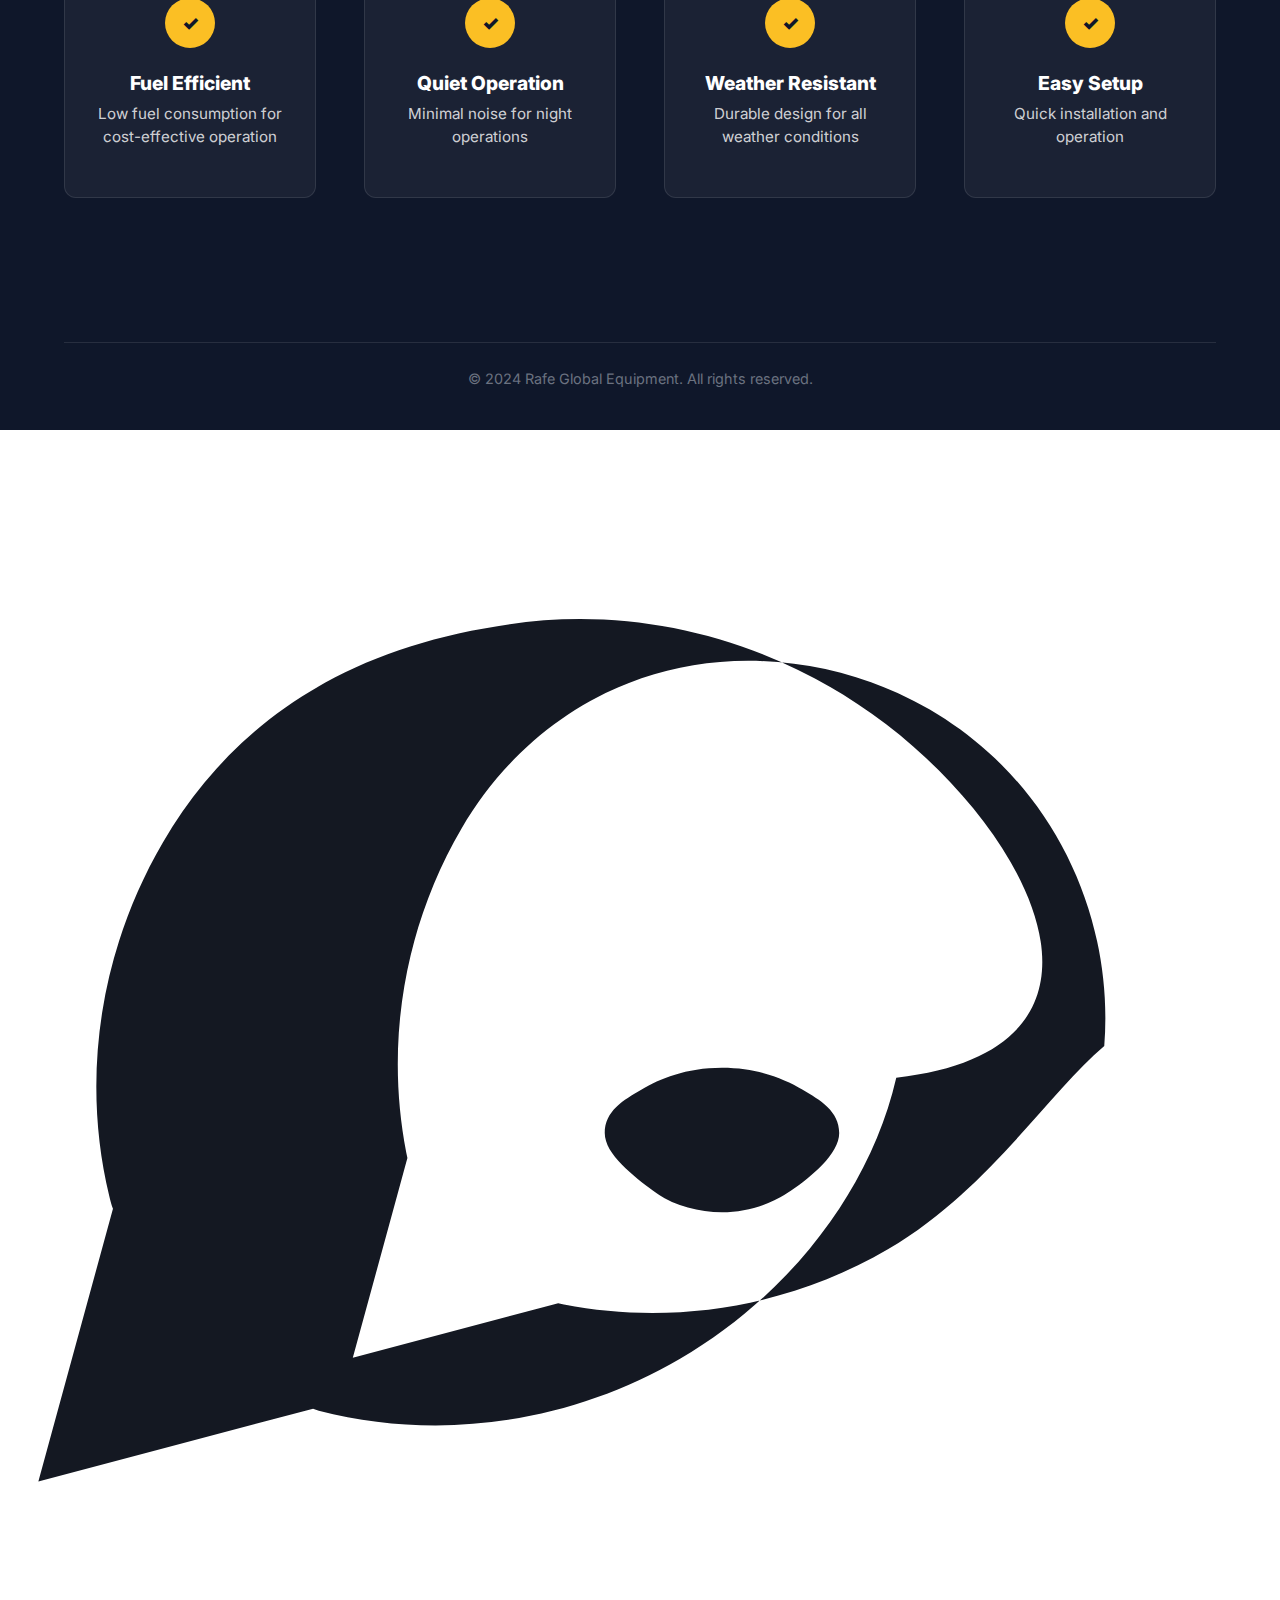
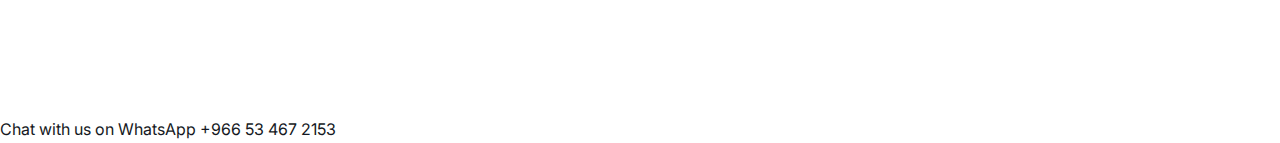
<file: lighting.html>
<!DOCTYPE html>
<html lang="en" dir="ltr">
<head>
    <meta charset="UTF-8">
    <meta name="viewport" content="width=device-width, initial-scale=1.0, maximum-scale=5.0, user-scalable=yes">
    <meta name="description" content="رفع العالمية - Lighting Equipment Rental in Saudi Arabia. Light Towers for construction sites and outdoor events. Reliable, efficient, and cost-effective.">
    <meta name="keywords" content="lighting equipment rental, light towers, construction lighting, event lighting, Saudi Arabia">
    <meta name="author" content="Rafe Global Equipment">
    <meta name="theme-color" content="#fbbf24">
    <meta property="og:title" content="رفع العالمية - Lighting Equipment Rental">
    <meta property="og:description" content="Powerful lighting solutions for construction sites and outdoor events">
    <meta property="og:type" content="website">
    <title>رفع العالمية - Lighting Equipment Rental | Rafe Global</title>
    <link rel="stylesheet" href="./css/styles.css?v=2.0">
    <link rel="stylesheet" href="./css/category-styles.css">
    <link rel="preconnect" href="https://fonts.googleapis.com">
    <link rel="preconnect" href="https://fonts.gstatic.com" crossorigin>
    <link href="https://fonts.googleapis.com/css2?family=Inter:wght@300;400;500;600;700;800;900&family=Cairo:wght@400;500;600;700;800;900&display=swap" rel="stylesheet">
</head>
<body>
    <!-- Language Switcher -->
    <div class="language-switcher">
        <button class="lang-btn active" data-lang="en">EN</button>
        <button class="lang-btn" data-lang="ar">AR</button>
    </div>

    <!-- Navigation -->
    <nav class="navbar">
        <div class="nav-container">
            <!-- Logo -->
            <div class="logo-wrapper">
                <a href="./index.html#home">
                    <img src="assets/شعار-رفع-العالمية-تأجير-المعدات.png" alt="Rafe Global Logo" class="logo-img">
                </a>
            </div>

           <!-- Navigation links -->
<div class="nav-menu" id="navMenu">
    <a href="./index.html#home" class="nav-link" data-en="Home" data-ar="الرئيسية">Home</a>
    <a href="./index.html#equipment" class="nav-link" data-en="Equipment" data-ar="المعدات">Equipment</a>
    <a href="./services.html" class="nav-link" data-en="Services" data-ar="الخدمات">Services</a>
    <a href="./gallery.html" class="nav-link" data-en="Gallery" data-ar="معرض الصور">Gallery</a>
    <a href="./index.html#about" class="nav-link" data-en="Why Us" data-ar="لماذا نحن">Why Us</a>
    <a href="./index.html#contact" class="nav-link" data-en="Contact" data-ar="اتصل بنا">Contact</a>
</div>

            <!-- Mobile menu toggle -->
            <div class="nav-actions">
                <button class="menu-toggle" id="menuToggle" aria-label="Toggle menu">
                    <span></span>
                    <span></span>
                    <span></span>
                </button>
            </div>
        </div>
    </nav>

    <!-- Category Header -->
    <section class="category-header">
        <div class="container">
            <a href="./index.html" class="back-link" data-en="← Back to All Equipment" data-ar="← العودة إلى جميع المعدات">← Back to All Equipment</a>
            <h1 class="category-title" data-en="Lighting Equipment" data-ar="معدات الإضاءة">Lighting Equipment</h1>
            <p class="category-description" data-en="Powerful illumination solutions for construction sites, outdoor events, and emergency operations. Reliable, efficient, and cost-effective." data-ar="حلول إضاءة قوية لمواقع البناء والفعاليات الخارجية والعمليات الطارئة. موثوقة وفعالة ومجدية التكلفة">Powerful illumination solutions for construction sites, outdoor events, and emergency operations.</p>
        </div>
    </section>

    <!-- Equipment Grid -->
    <section class="category-equipment">
        <div class="container">
            <div class="equipment-grid">
                <!-- Light Towers -->
                <div class="equipment-card" data-equipment-id="7">
                    <div class="equipment-image">
                        <img src="./assets/equipment/تأجير-ابراج-اضاءة-مواقع-العمل2.webp" alt="Light Tower" loading="lazy">
                    </div>
                    <h3 class="card-title" data-en="Light Towers" data-ar="أبراج الإضاءة">Light Towers</h3>
                    <p class="card-description" data-en="Powerful lighting solutions for construction and events" data-ar="حلول إضاءة قوية للبناء والفعاليات">Powerful lighting solutions for construction and events</p>
                    <div class="card-specs">
                        <div class="spec">
                            <span class="spec-label" data-en="Power" data-ar="الطاقة">Power</span>
                            <span class="spec-value">4000 - 6000W</span>
                        </div>
                        <div class="spec">
                            <span class="spec-label" data-en="Light Output" data-ar="ناتج الإضاءة">Light Output</span>
                            <span class="spec-value">300,000 - 500,000 lumens</span>
                        </div>
                        <div class="spec">
                            <span class="spec-label" data-en="Fuel Tank" data-ar="خزان الوقود">Fuel Tank</span>
                            <span class="spec-value">100 - 200 liters</span>
                        </div>
                        <div class="spec">
                            <span class="spec-label" data-en="Runtime" data-ar="وقت التشغيل">Runtime</span>
                            <span class="spec-value">50 - 100 hours</span>
                        </div>
                    </div>
                    <button class="card-button rent-now" data-equipment-id="7" data-en="Rent Now" data-ar="استأجر الآن">Rent Now</button>
                </div>
            </div>
        </div>
    </section>

    <!-- Why Choose Section -->
    <section class="why-choose">
        <div class="container">
            <h2 class="section-title" data-en="Why Choose Our Lighting Equipment?" data-ar="لماذا تختار معدات الإضاءة لدينا؟">Why Choose Our Lighting Equipment?</h2>
            <div class="benefits-grid">
                <div class="benefit-card">
                    <div class="benefit-icon">✓</div>
                    <h3 data-en="Fuel Efficient" data-ar="موفرة للوقود">Fuel Efficient</h3>
                    <p data-en="Low fuel consumption for cost-effective operation" data-ar="استهلاك وقود منخفض للتشغيل الاقتصادي">Low fuel consumption for cost-effective operation</p>
                </div>
                <div class="benefit-card">
                    <div class="benefit-icon">✓</div>
                    <h3 data-en="Quiet Operation" data-ar="تشغيل هادئ">Quiet Operation</h3>
                    <p data-en="Minimal noise for night operations" data-ar="ضوضاء قليلة لعمليات الليل">Minimal noise for night operations</p>
                </div>
                <div class="benefit-card">
                    <div class="benefit-icon">✓</div>
                    <h3 data-en="Weather Resistant" data-ar="مقاومة للطقس">Weather Resistant</h3>
                    <p data-en="Durable design for all weather conditions" data-ar="تصميم متين لجميع الظروف الجوية">Durable design for all weather conditions</p>
                </div>
                <div class="benefit-card">
                    <div class="benefit-icon">✓</div>
                    <h3 data-en="Easy Setup" data-ar="إعداد سهل">Easy Setup</h3>
                    <p data-en="Quick installation and operation" data-ar="تثبيت وتشغيل سريع">Quick installation and operation</p>
                </div>
            </div>
        </div>
    </section>

    <!-- Rental Contact Modal -->
    <div class="modal" id="rentalModal">
        <div class="modal-content rental-modal">
            <button class="modal-close" aria-label="Close modal">&times;</button>
            <div class="modal-header">
                <h2 data-en="Rent Equipment" data-ar="استأجر المعدات">Rent Equipment</h2>
                <p id="rentalEquipmentName">Equipment Name</p>
            </div>
            <div class="modal-body">
                <p class="rental-intro" data-en="Choose your preferred contact method:" data-ar="اختر طريقة الاتصال المفضلة لديك:">Choose your preferred contact method:</p>
                <div class="rental-buttons">
                    <a href="https://wa.me/966534672153" class="rental-btn whatsapp-main" target="_blank" rel="noopener noreferrer">
                        <svg width="24" height="24" viewBox="0 0 24 24" fill="currentColor">
                            <path d="M17.472 14.382c-.297-.149-1.758-.867-2.03-.967-.273-.099-.471-.148-.67.15-.197.297-.767.966-.94 1.164-.173.199-.347.223-.644.075-.297-.15-1.255-.463-2.39-1.475-.883-.788-1.48-1.761-1.653-2.059-.173-.297-.018-.458.13-.606.134-.133.298-.347.446-.52.149-.174.198-.298.298-.497.099-.198.05-.371-.025-.52-.075-.149-.669-1.612-.916-2.207-.242-.579-.487-.5-.67-.51-.173-.008-.371-.01-.57-.01-.198 0-.52.074-.792.372-.272.297-1.04 1.016-1.04 2.479 0 1.462 1.065 2.875 1.213 3.074.149.198 2.096 3.2 5.076 4.487.709.306 1.262.489 1.694.625.712.227 1.36.195 1.871.118.571-.085 1.758-.719 2.006-1.413.248-.694.248-1.289.173-1.413-.074-.124-.272-.198-.57-.347"/>
                        </svg>
                        <div>
                            <div class="btn-title" data-en="Chat on WhatsApp" data-ar="تحدث على واتساب">Chat on WhatsApp</div>
                            <div class="btn-subtitle">+966 53 467 2153</div>
                        </div>
                    </a>
                    <a href="mailto:globalrafe@gmail.com" class="rental-btn email-btn">
                        <svg width="24" height="24" viewBox="0 0 24 24" fill="currentColor">
                            <path d="M20 4H4c-1.1 0-1.99.9-1.99 2L2 18c0 1.1.9 2 2 2h16c1.1 0 2-.9 2-2V6c0-1.1-.9-2-2-2zm0 4l-8 5-8-5V6l8 5 8-5v2z"/>
                        </svg>
                        <div>
                            <div class="btn-title" data-en="Send Email" data-ar="أرسل بريد إلكتروني">Send Email</div>
                            <div class="btn-subtitle" data-en="Detailed Quote" data-ar="عرض سعر مفصل">Detailed Quote</div>
                        </div>
                    </a>
                </div>
            </div>
        </div>
    </div>

    <!-- Footer -->
    <footer class="footer">
        <div class="container">
            <div class="footer-bottom">
                <p data-en="© 2024 Rafe Global Equipment. All rights reserved." data-ar="© 2025 رفع العالمية للمعدات. جميع الحقوق محفوظة.">© 2024 Rafe Global Equipment. All rights reserved.</p>
            </div>
        </div>
    </footer>

    <!-- Menu Overlay -->
    <div class="menu-overlay"></div>

    <script src="./js/script.js?v=2.1"></script>
</body>
</html>
</file>
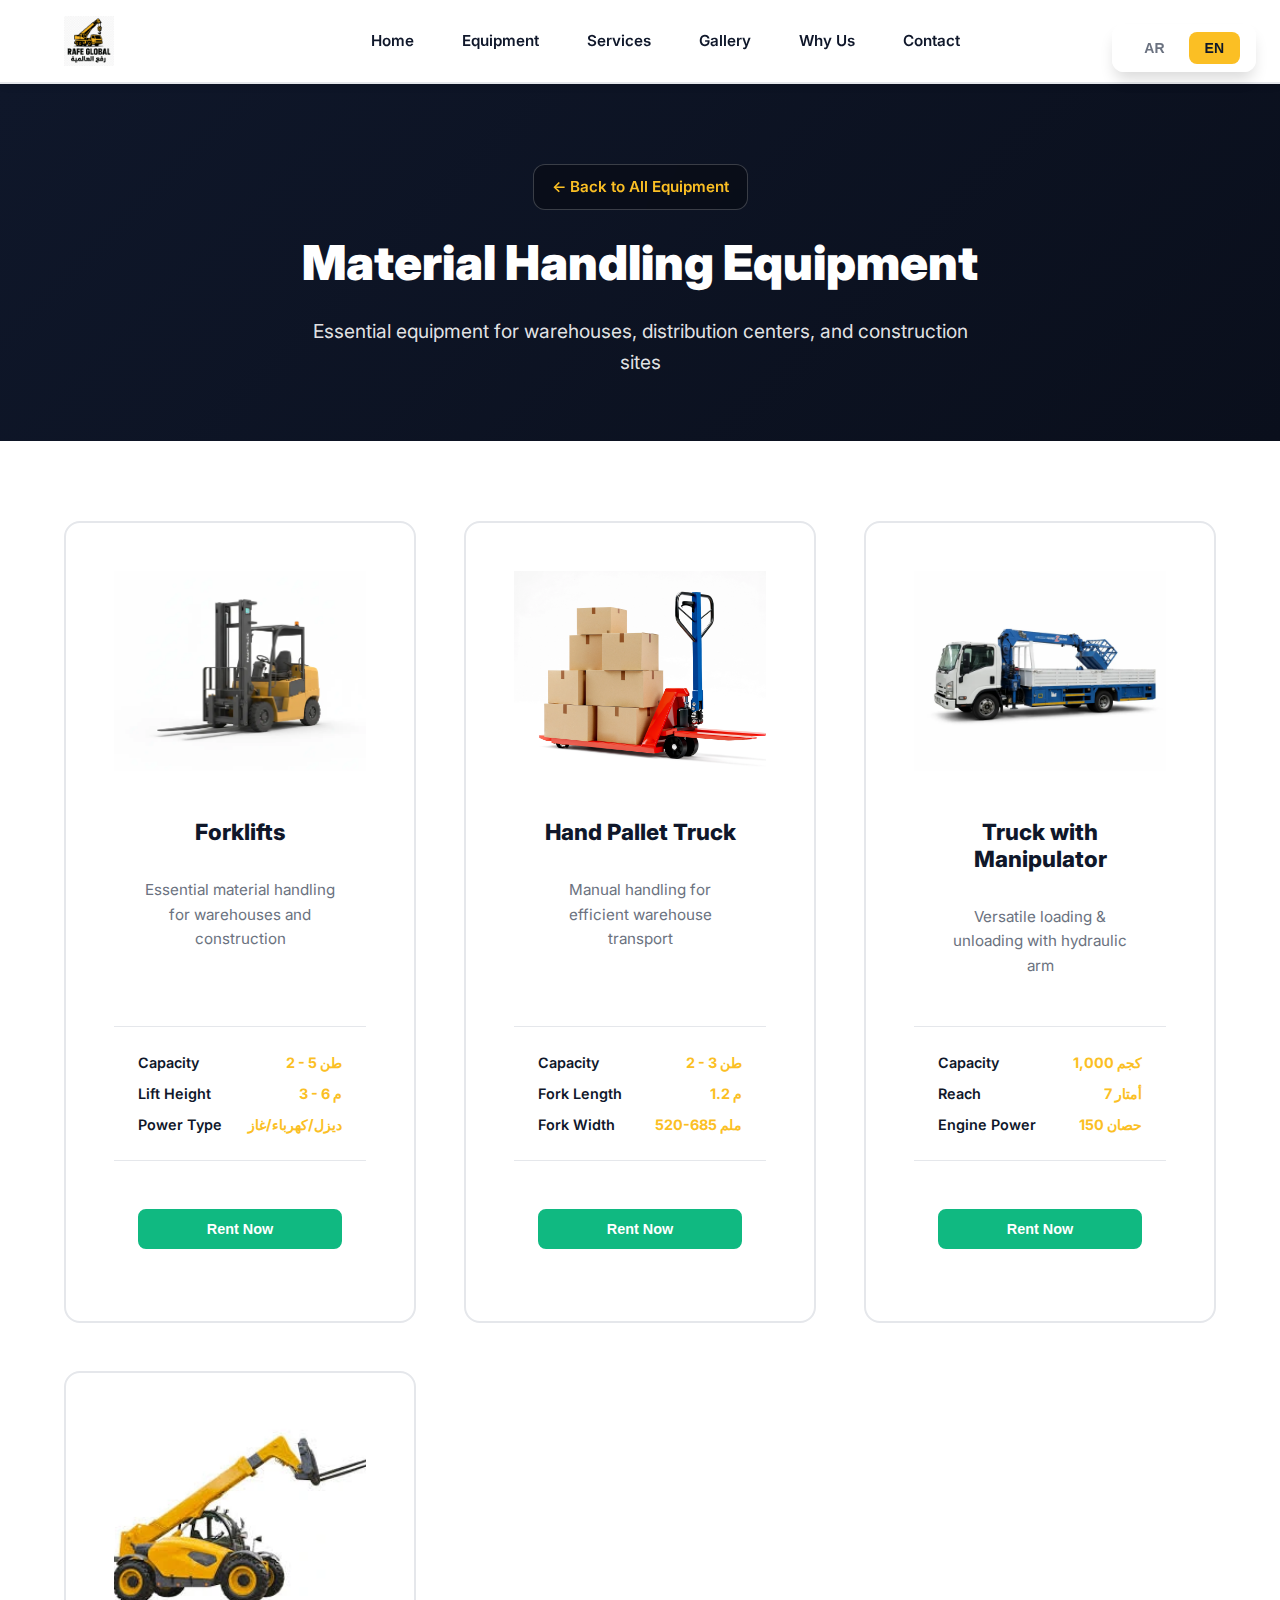
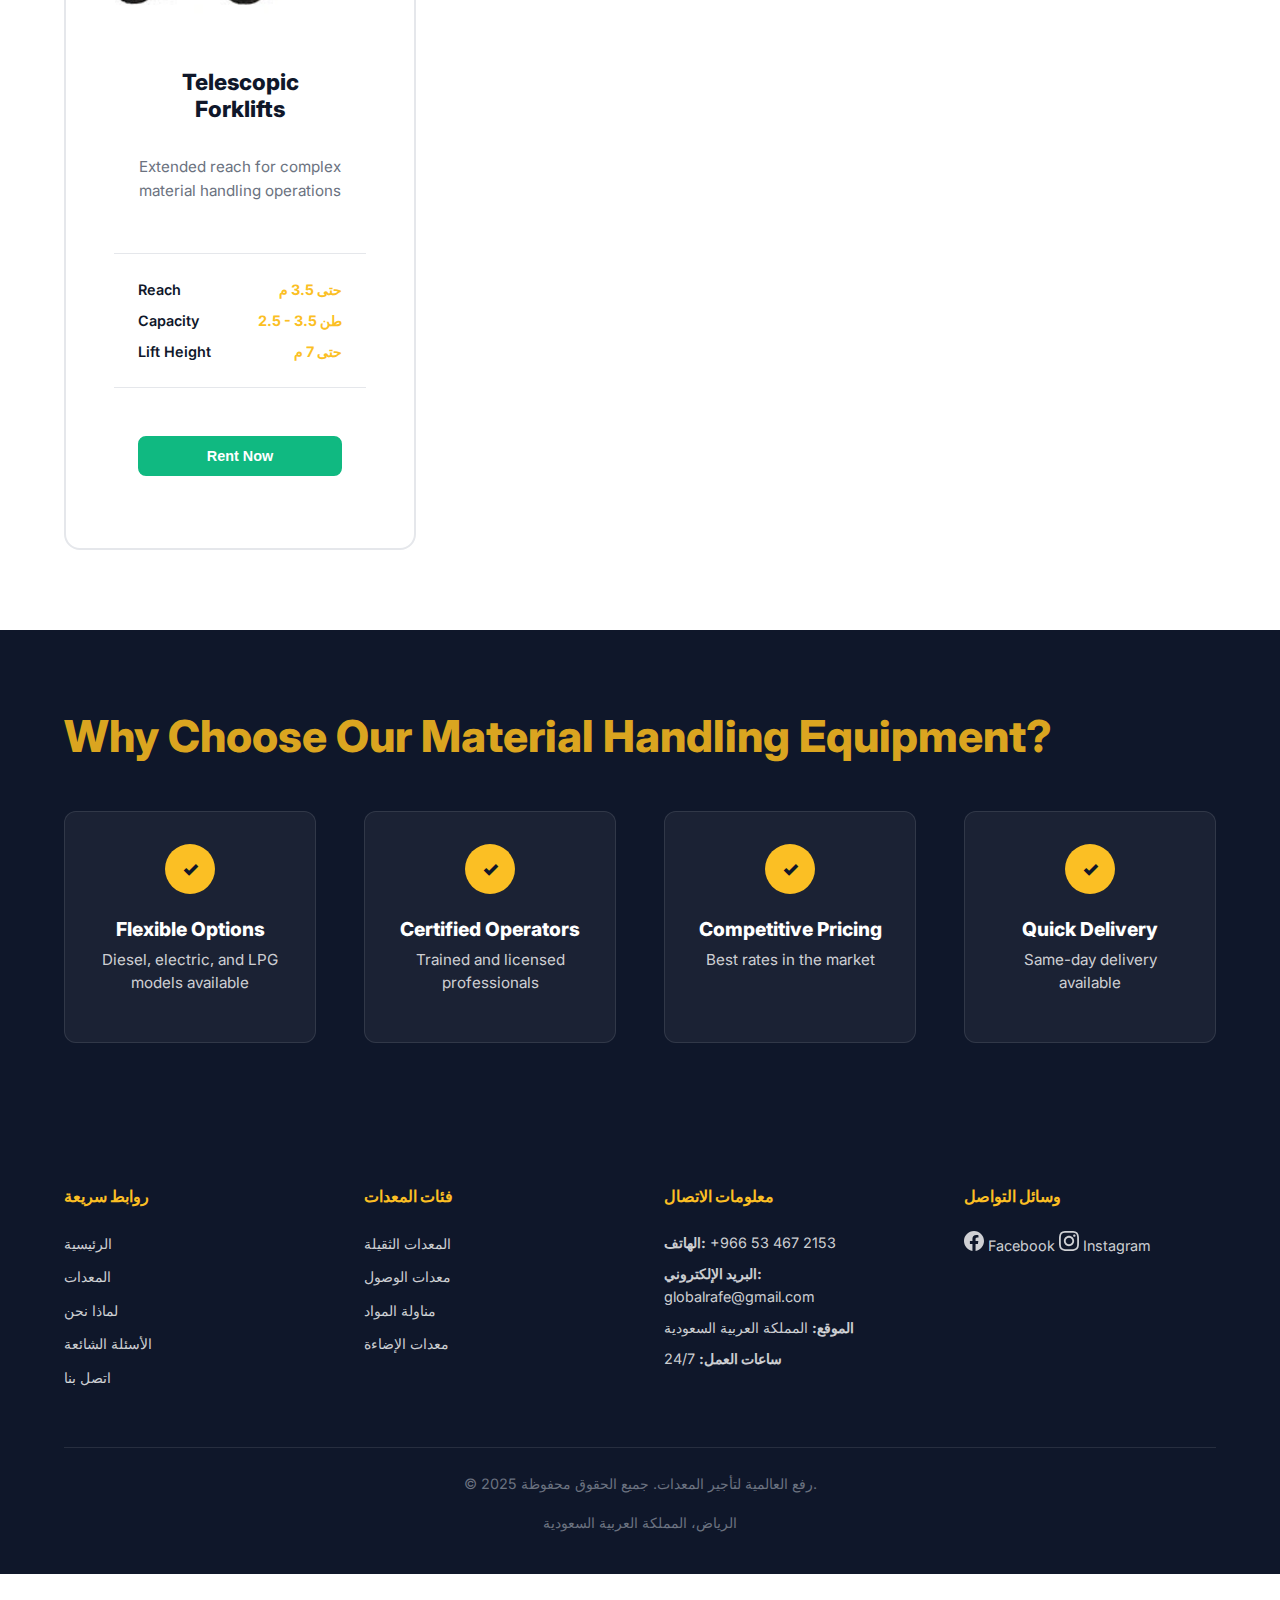
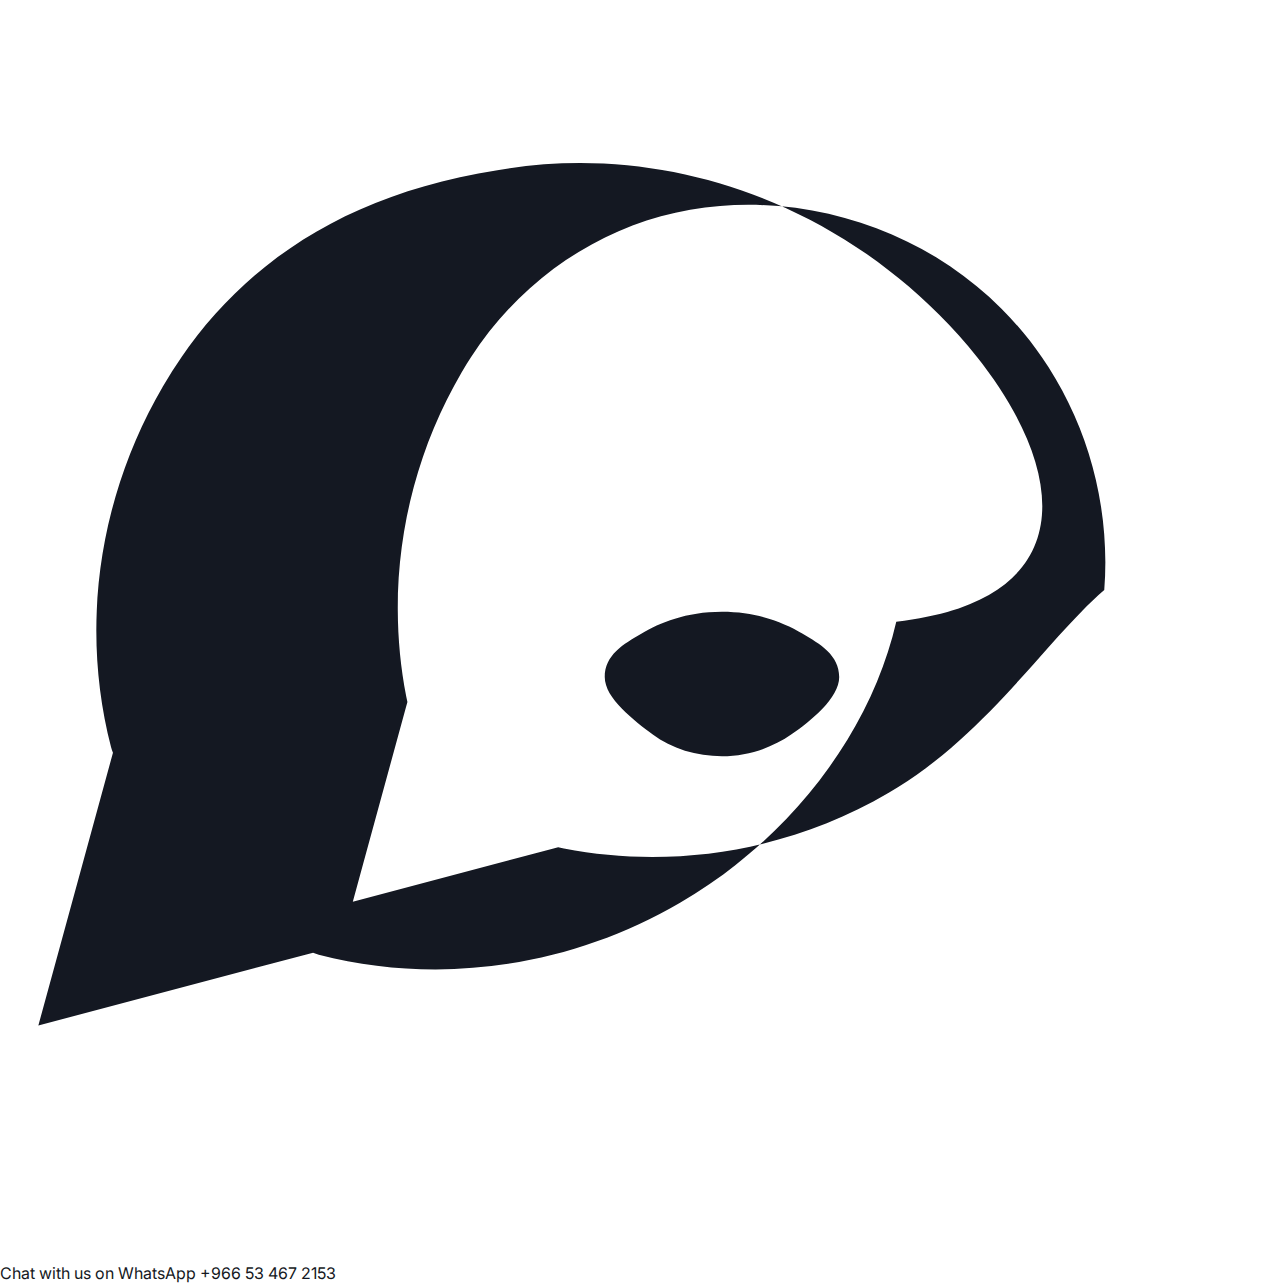
<file: material-handling.html>
<!DOCTYPE html>
<html lang="ar" dir="rtl">
<head>
    <meta charset="UTF-8">
    <meta name="viewport" content="width=device-width, initial-scale=1.0, maximum-scale=5.0, user-scalable=yes">
    
    <!-- SEO Meta Tags -->
    <meta name="description" content="تأجير معدات مناولة المواد في السعودية - رافعات شوكية، رافعات تلسكوبية، عربات ناقلة، شاحنات مع ذراع. معدات فعالة للمستودعات ومواقع البناء.">
    <meta name="keywords" content="تأجير معدات مناولة, تأجير رافعات شوكية, تأجير رافعات تلسكوبية, تأجير عربات ناقلة, معدات مستودعات, تأجير في الرياض, مناولة المواد, Rafe Global, material handling equipment rental Saudi Arabia">
    <meta name="author" content="رفع العالمية - تأجير معدات المناولة">
    
    <!-- Open Graph -->
    <meta property="og:title" content="تأجير معدات مناولة المواد في السعودية | رفع العالمية">
    <meta property="og:description" content="تأجير معدات مناولة المواد للمستودعات ومراكز التوزيع ومواقع البناء في المملكة العربية السعودية.">
    <meta property="og:type" content="website">
    <meta property="og:url" content="https://rafeglobal.com/material-handling.html">
    
    <!-- Canonical and Language -->
    <link rel="canonical" href="https://rafeglobal.com/material-handling.html">
    <link rel="alternate" hreflang="ar" href="https://rafeglobal.com/material-handling.html">
    <link rel="alternate" hreflang="en" href="https://rafeglobal.com/material-handling.html?lang=en">
    
    <meta name="theme-color" content="#fbbf24">
    <title>تأجير معدات مناولة المواد في السعودية | رافعات شوكية | رافعات تلسكوبية | عربات ناقلة | رفع العالمية</title>
    
    <!-- Schema for Material Handling -->
    <script type="application/ld+json">
    {
      "@context": "https://schema.org",
      "@type": "WebPage",
      "name": "تأجير معدات مناولة المواد في السعودية",
      "description": "صفحة تأجير معدات مناولة المواد من شركة رفع العالمية - تأجير رافعات شوكية، رافعات تلسكوبية، عربات ناقلة، شاحنات مع ذراع",
      "url": "https://rafeglobal.com/material-handling.html",
      "breadcrumb": {
        "@type": "BreadcrumbList",
        "itemListElement": [{
          "@type": "ListItem",
          "position": 1,
          "name": "الرئيسية",
          "item": "https://rafeglobal.com/"
        },{
          "@type": "ListItem",
          "position": 2,
          "name": "معدات المناولة",
          "item": "https://rafeglobal.com/material-handling.html"
        }]
      }
    }
    </script>
    
    <link rel="stylesheet" href="./css/styles.css?v=2.1">
    <link rel="stylesheet" href="./css/category-styles.css">
    <link rel="preconnect" href="https://fonts.googleapis.com">
    <link rel="preconnect" href="https://fonts.gstatic.com" crossorigin>
    <link href="https://fonts.googleapis.com/css2?family=Inter:wght@300;400;500;600;700;800;900&family=Cairo:wght@400;500;600;700;800;900&display=swap" rel="stylesheet">
</head>
<body>
    <!-- Language Switcher -->
    <div class="language-switcher">
        <button class="lang-btn active" data-lang="ar" aria-label="العربية">AR</button>
        <button class="lang-btn" data-lang="en" aria-label="English">EN</button>
    </div>

    <!-- Navigation -->
    <nav class="navbar">
        <div class="nav-container">
            <!-- Logo -->
            <div class="logo-wrapper">
                <a href="./index.html#home">
                    <img src="assets/شعار-رفع-العالمية-تأجير-المعدات.png" 
                         alt="شعار رفع العالمية - تأجير معدات المناولة" 
                         class="logo-img">
                </a>
            </div>

            <!-- Navigation links -->
            <div class="nav-menu" id="navMenu">
                <a href="./index.html#home" class="nav-link" data-en="Home" data-ar="الرئيسية">الرئيسية</a>
                <a href="./index.html#equipment" class="nav-link" data-en="Equipment" data-ar="المعدات">المعدات</a>
                <a href="./services.html" class="nav-link" data-en="Services" data-ar="الخدمات">الخدمات</a>
                <a href="./gallery.html" class="nav-link" data-en="Gallery" data-ar="معرض الصور">معرض الصور</a>
                <a href="./index.html#about" class="nav-link" data-en="Why Us" data-ar="لماذا نحن">لماذا نحن</a>
                <a href="./index.html#contact" class="nav-link" data-en="Contact" data-ar="اتصل بنا">اتصل بنا</a>
            </div>

            <!-- Mobile menu toggle -->
            <div class="nav-actions">
                <button class="menu-toggle" id="menuToggle" aria-label="فتح/إغلاق القائمة">
                    <span></span>
                    <span></span>
                    <span></span>
                </button>
            </div>
        </div>
    </nav>

    <!-- Category Header -->
    <section class="category-header">
        <div class="container">
            <a href="./index.html" class="back-link" data-en="← Back to All Equipment" data-ar="← العودة إلى جميع المعدات">← العودة إلى جميع المعدات</a>
            <h1 class="category-title" data-en="Material Handling Equipment" data-ar="معدات معالجة المواد">تأجير معدات مناولة المواد في السعودية</h1>
            <p class="category-description" data-en="Essential equipment for warehouses, distribution centers, and construction sites" data-ar="معدات أساسية للمستودعات ومراكز التوزيع ومواقع البناء">معدات أساسية للمستودعات ومراكز التوزيع ومواقع البناء. حلول فعالة لحركة المواد والتكديس.</p>
        </div>
        
        <!-- Hidden SEO Content -->
        <div class="seo-content" style="display: none;">
            <h2>حلول مناولة المواد للمستودعات ومواقع البناء</h2>
            <p>تقدم شركة <strong>رفع العالمية</strong> خدمة تأجير معدات مناولة المواد المتكاملة للمستودعات ومراكز التوزيع ومواقع البناء في المملكة العربية السعودية. نحن نوفر جميع أنواع معدات المناولة لتحسين كفاءة العمليات اللوجستية.</p>
            
            <h3>أنواع معدات المناولة المتوفرة للايجار:</h3>
            <ul>
                <li><strong>رافعات شوكية (Forklifts)</strong> - لجميع أنواع أعمال التحميل والتفريغ</li>
                <li><strong>رافعات تلسكوبية (Telescopic Forklifts)</strong> - للمدى الطويل والأحمال الثقيلة</li>
                <li><strong>عربات ناقلة يدوية (Hand Pallet Trucks)</strong> - للمستودعات والمخازن</li>
                <li><strong>شاحنات مع ذراع معالجة (Trucks with Manipulator)</strong> - للتوصيل والتفريغ</li>
                <li><strong>رافعات رصيف (Dock Levellers)</strong> - لمواقع التحميل والتفريغ</li>
                <li><strong>معدات مناولة البليت (Pallet Handling Equipment)</strong> - لأنظمة التخزين</li>
            </ul>
            
            <h3>مميزات معدات المناولة لدينا:</h3>
            <ul>
                <li>معدات حديثة ومتطورة</li>
                <li>صيانة دورية وفحص مستمر</li>
                <li>مشغلين مدربين ومعتمدين</li>
                <li>أسعار تنافسية للايجار</li>
                <li>توصيل المعدات إلى الموقع</li>
            </ul>
        </div>
    </section>

    <!-- Equipment Grid -->
    <section class="category-equipment">
        <div class="container">
            <div class="equipment-grid">
                <!-- Forklifts -->
                <div class="equipment-card" data-equipment-id="4">
                    <div class="equipment-image">
                        <img src="./assets/equipment/تأجير-رافعات-شوكية-الرياض.webp" 
                             alt="تأجير رافعات شوكية في السعودية - مناولة المواد" 
                             loading="lazy">
                    </div>
                    <h3 class="card-title" data-en="Forklifts" data-ar="رافعات شوكية">رافعات شوكية للايجار</h3>
                    <p class="card-description" data-en="Essential material handling for warehouses and construction" data-ar="مناولة أساسية للمواد للمستودعات والبناء">معدات أساسية لمناولة المواد في المستودعات ومواقع البناء</p>
                    <div class="card-specs">
                        <div class="spec">
                            <span class="spec-label" data-en="Capacity" data-ar="السعة">السعة</span>
                            <span class="spec-value">2 - 5 طن</span>
                        </div>
                        <div class="spec">
                            <span class="spec-label" data-en="Lift Height" data-ar="ارتفاع الرفع">ارتفاع الرفع</span>
                            <span class="spec-value">3 - 6 م</span>
                        </div>
                        <div class="spec">
                            <span class="spec-label" data-en="Power Type" data-ar="نوع الطاقة">نوع الطاقة</span>
                            <span class="spec-value">ديزل/كهرباء/غاز</span>
                        </div>
                    </div>
                    <button class="card-button rent-now" data-equipment-id="4" data-en="Rent Now" data-ar="استأجر الآن">استأجر الآن</button>
                </div>

                <!-- Hand Pallet Truck -->
                <div class="equipment-card" data-equipment-id="9">
                    <div class="equipment-image">
                        <img src="./assets/equipment/تأجير-عربات-ناقلة-يدوية-مستودعات.webp" 
                             alt="تأجير عربات ناقلة يدوية في السعودية - مستودعات" 
                             loading="lazy">
                    </div>
                    <h3 class="card-title" data-en="Hand Pallet Truck" data-ar="عربة ناقلة يدوية">عربات ناقلة يدوية للايجار</h3>
                    <p class="card-description" data-en="Manual handling for efficient warehouse transport" data-ar="نقل يدوي فعال داخل المستودعات">نقل يدوي فعال للمواد والبضائع داخل المستودعات والمخازن</p>
                    <div class="card-specs">
                        <div class="spec">
                            <span class="spec-label" data-en="Capacity" data-ar="السعة">السعة</span>
                            <span class="spec-value">2 - 3 طن</span>
                        </div>
                        <div class="spec">
                            <span class="spec-label" data-en="Fork Length" data-ar="طول الشوكات">طول الشوكات</span>
                            <span class="spec-value">1.2 م</span>
                        </div>
                        <div class="spec">
                            <span class="spec-label" data-en="Fork Width" data-ar="عرض الشوكات">عرض الشوكات</span>
                            <span class="spec-value">520-685 ملم</span>
                        </div>
                    </div>
                    <button class="card-button rent-now" data-equipment-id="9" data-en="Rent Now" data-ar="استأجر الآن">استأجر الآن</button>
                </div>

                <!-- Truck with Manipulator -->
                <div class="equipment-card" data-equipment-id="10">
                    <div class="equipment-image">
                        <img src="./assets/equipment/تأجير-شاحنة-ذراع-معالجة-الرياض.webp" 
                             alt="تأجير شاحنات مع ذراع معالجة في السعودية" 
                             loading="lazy">
                    </div>
                    <h3 class="card-title" data-en="Truck with Manipulator" data-ar="شاحنة مع ذراع معالجة">شاحنات مع ذراع معالجة للايجار</h3>
                    <p class="card-description" data-en="Versatile loading & unloading with hydraulic arm" data-ar="تحميل وتفريغ متعدد الاستخدامات بذراع هيدروليكي">تحميل وتفريغ متعدد الاستخدامات بذراع هيدروليكي للتوصيل والتفريغ</p>
                    <div class="card-specs">
                        <div class="spec">
                            <span class="spec-label" data-en="Capacity" data-ar="السعة">السعة</span>
                            <span class="spec-value">1,000 كجم</span>
                        </div>
                        <div class="spec">
                            <span class="spec-label" data-en="Reach" data-ar="المدى">المدى</span>
                            <span class="spec-value">7 أمتار</span>
                        </div>
                        <div class="spec">
                            <span class="spec-label" data-en="Engine Power" data-ar="قوة المحرك">قوة المحرك</span>
                            <span class="spec-value">150 حصان</span>
                        </div>
                    </div>
                    <button class="card-button rent-now" data-equipment-id="10" data-en="Rent Now" data-ar="استأجر الآن">استأجر الآن</button>
                </div>

                <!-- Telescopic Forklifts -->
                <div class="equipment-card" data-equipment-id="5">
                    <div class="equipment-image">
                        <img src="./assets/equipment/تأجير-رافعات-شوكية-تلسكوبية-السعودية.webp" 
                             alt="تأجير رافعات شوكية تلسكوبية في السعودية" 
                             loading="lazy">
                    </div>
                    <h3 class="card-title" data-en="Telescopic Forklifts" data-ar="رافعات شوكية تلسكوبية">رافعات شوكية تلسكوبية للايجار</h3>
                    <p class="card-description" data-en="Extended reach for complex material handling operations" data-ar="مدى ممتد لعمليات معالجة المواد المعقدة">مدى ممتد لعمليات معالجة المواد المعقدة والتكديس على ارتفاعات</p>
                    <div class="card-specs">
                        <div class="spec">
                            <span class="spec-label" data-en="Reach" data-ar="المدى">المدى</span>
                            <span class="spec-value">حتى 3.5 م</span>
                        </div>
                        <div class="spec">
                            <span class="spec-label" data-en="Capacity" data-ar="السعة">السعة</span>
                            <span class="spec-value">2.5 - 3.5 طن</span>
                        </div>
                        <div class="spec">
                            <span class="spec-label" data-en="Lift Height" data-ar="ارتفاع الرفع">ارتفاع الرفع</span>
                            <span class="spec-value">حتى 7 م</span>
                        </div>
                    </div>
                    <button class="card-button rent-now" data-equipment-id="5" data-en="Rent Now" data-ar="استأجر الآن">استأجر الآن</button>
                </div>
            </div>
        </div>
    </section>

    <!-- Why Choose Section -->
    <section class="why-choose">
        <div class="container">
            <h2 class="section-title" data-en="Why Choose Our Material Handling Equipment?" data-ar="لماذا تختار معدات المناولة لدينا؟">لماذا تختار معدات مناولة المواد من رفع العالمية؟</h2>
            <div class="benefits-grid">
                <div class="benefit-card">
                    <div class="benefit-icon">✓</div>
                    <h3 data-en="Flexible Options" data-ar="خيارات مرنة">خيارات متنوعة</h3>
                    <p data-en="Diesel, electric, and LPG models available" data-ar="موديلات ديزل وكهربائية وغاز متاحة">موديلات ديزل وكهربائية وغاز متاحة حسب احتياجات العميل</p>
                </div>
                
                <div class="benefit-card">
                    <div class="benefit-icon">✓</div>
                    <h3 data-en="Certified Operators" data-ar="مشغلون معتمدون">مشغلون معتمدون</h3>
                    <p data-en="Trained and licensed professionals" data-ar="محترفون مدربون ومرخصون">مشغلون مدربون ومرخصون لتشغيل جميع أنواع المعدات</p>
                </div>
                
                <div class="benefit-card">
                    <div class="benefit-icon">✓</div>
                    <h3 data-en="Competitive Pricing" data-ar="أسعار تنافسية">أسعار تنافسية</h3>
                    <p data-en="Best rates in the market" data-ar="أفضل الأسعار في السوق">أفضل أسعار تأجير معدات المناولة في السوق السعودي</p>
                </div>
                
                <div class="benefit-card">
                    <div class="benefit-icon">✓</div>
                    <h3 data-en="Quick Delivery" data-ar="توصيل سريع">توصيل سريع</h3>
                    <p data-en="Same-day delivery available" data-ar="توصيل في نفس اليوم متاح">توصيل المعدات إلى موقع العمل في نفس اليوم عند الطلب</p>
                </div>
            </div>
        </div>
    </section>

    <!-- Enhanced Footer -->
    <footer class="footer" itemscope itemtype="https://schema.org/WPFooter">
        <div class="container">
            <div class="footer-content">
                <div class="footer-section">
                    <h4>روابط سريعة</h4>
                    <ul>
                        <li><a href="#home">الرئيسية</a></li>
                        <li><a href="#equipment">المعدات</a></li>
                        <li><a href="#about">لماذا نحن</a></li>
                        <li><a href="#faq">الأسئلة الشائعة</a></li>
                        <li><a href="#contact">اتصل بنا</a></li>
                    </ul>
                </div>

                <div class="footer-section">
                    <h4>فئات المعدات</h4>
                    <ul>
                        <li><a href="/heavy-equipment.html">المعدات الثقيلة</a></li>
                        <li><a href="/access-equipment.html">معدات الوصول</a></li>
                        <li><a href="/material-handling.html">مناولة المواد</a></li>
                        <li><a href="/lighting.html">معدات الإضاءة</a></li>
                    </ul>
                </div>

                <div class="footer-section">
                    <h4>معلومات الاتصال</h4>
                    <p><strong>الهاتف:</strong> <span class="ltr-number">+966 53 467 2153</span></p>
                    <p><strong>البريد الإلكتروني:</strong> globalrafe@gmail.com</p>
                    <p><strong>الموقع:</strong> المملكة العربية السعودية</p>
                    <p><strong>ساعات العمل:</strong> 24/7</p>
                </div>

                <div class="footer-section">
                    <h4>وسائل التواصل</h4>
                    <div class="footer-social">
                        <a href="https://facebook.com/rafeglobal" target="_blank" rel="noopener noreferrer" class="footer-social-link facebook" aria-label="Facebook">
                            <svg width="20" height="20" viewBox="0 0 24 24" fill="currentColor">
                                <path d="M24 12.073c0-6.627-5.373-12-12-12s-12 5.373-12 12c0 5.99 4.388 10.954 10.125 11.854v-8.385H7.078v-3.47h3.047V9.43c0-3.007 1.792-4.669 4.533-4.669 1.312 0 2.686.235 2.686.235v2.953H15.83c-1.491 0-1.956.925-1.956 1.874v2.25h3.328l-.532 3.47h-2.796v8.385C19.612 23.027 24 18.062 24 12.073z"/>
                            </svg>
                            <span>Facebook</span>
                        </a>

                        <a href="https://instagram.com/rafeglobal" target="_blank" rel="noopener noreferrer" class="footer-social-link instagram" aria-label="Instagram">
                            <svg width="20" height="20" viewBox="0 0 24 24" fill="currentColor">
                                <path d="M12 2.163c3.204 0 3.584.012 4.85.07 3.252.148 4.771 1.691 4.919 4.919.058 1.265.069 1.645.069 4.849 0 3.205-.012 3.584-.069 4.849-.149 3.225-1.664 4.771-4.919 4.919-1.266.058-1.644.07-4.85.07-3.204 0-3.584-.012-4.849-.07-3.26-.149-4.771-1.699-4.919-4.92-.058-1.265-.07-1.644-.07-4.849 0-3.204.013-3.583.07-4.849.149-3.227 1.664-4.771 4.919-4.919 1.266-.057 1.645-.069 4.849-.069zm0-2.163c-3.259 0-3.667.014-4.947.072-4.358.2-6.78 2.618-6.98 6.98-.059 1.281-.073 1.689-.073 4.948 0 3.259.014 3.668.072 4.948.2 4.358 2.618 6.78 6.98 6.98 1.281.058 1.689.072 4.948.072 3.259 0 3.668-.014 4.948-.072 4.354-.2 6.782-2.618 6.979-6.98.059-1.28.073-1.689.073-4.948 0-3.259-.014-3.667-.072-4.947-.196-4.354-2.617-6.78-6.979-6.98-1.281-.059-1.69-.073-4.949-.073zm0 5.838c-3.403 0-6.162 2.759-6.162 6.162s2.759 6.163 6.162 6.163 6.162-2.759 6.162-6.163c0-3.403-2.759-6.162-6.162-6.162zm0 10.162c-2.209 0-4-1.79-4-4 0-2.209 1.791-4 4-4s4 1.791 4 4c0 2.21-1.791 4-4 4zm6.406-11.845c-.796 0-1.441.645-1.441 1.44 0 .795.645 1.44 1.441 1.44.796 0 1.441-.645 1.441-1.44 0-.795-.645-1.44-1.441-1.44z"/>
                            </svg>
                            <span>Instagram</span>
                        </a>
                    </div>
                </div>
            </div>

            <div class="footer-bottom">
                <p>© 2025 رفع العالمية لتأجير المعدات. جميع الحقوق محفوظة.</p>
                <p class="footer-address">الرياض، المملكة العربية السعودية </p>
            </div>
        </div>
    </footer>

    <script src="./js/script.js?v=2.2"></script>
</body>
</html>
</file>
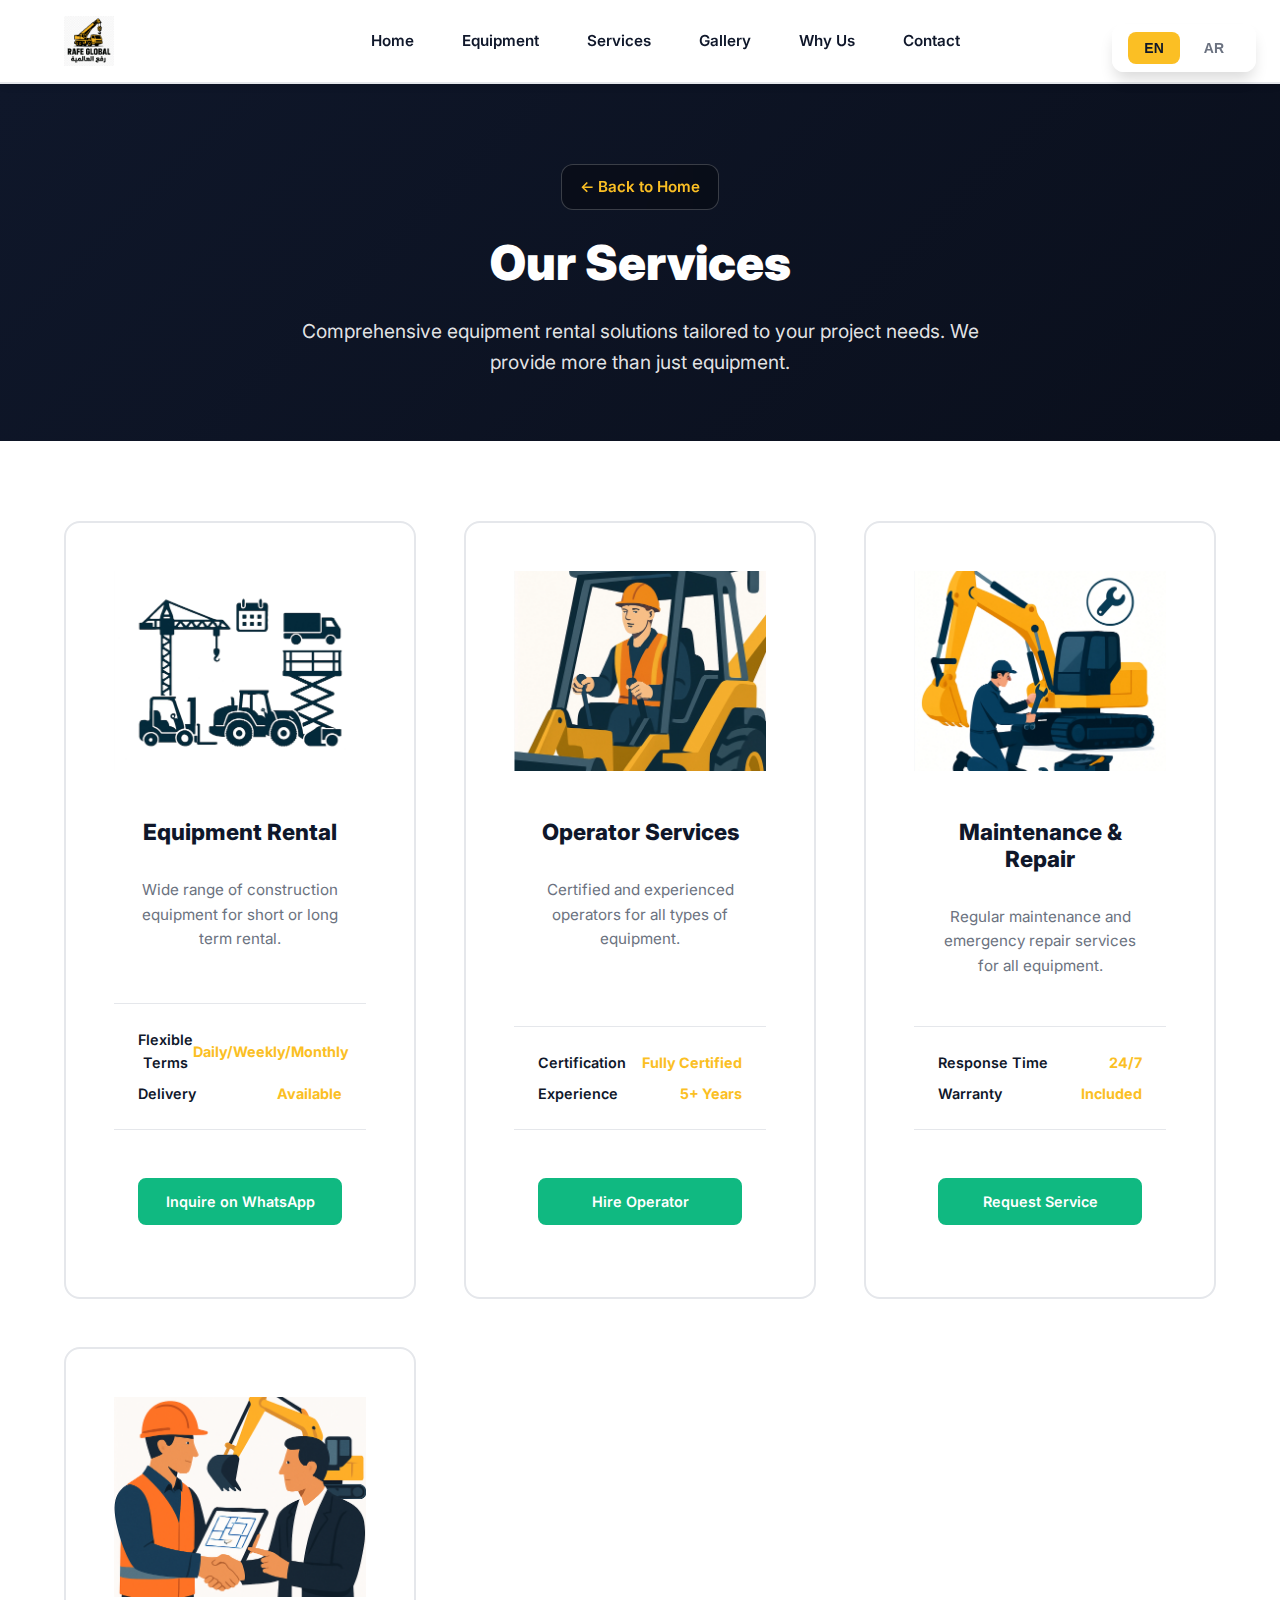
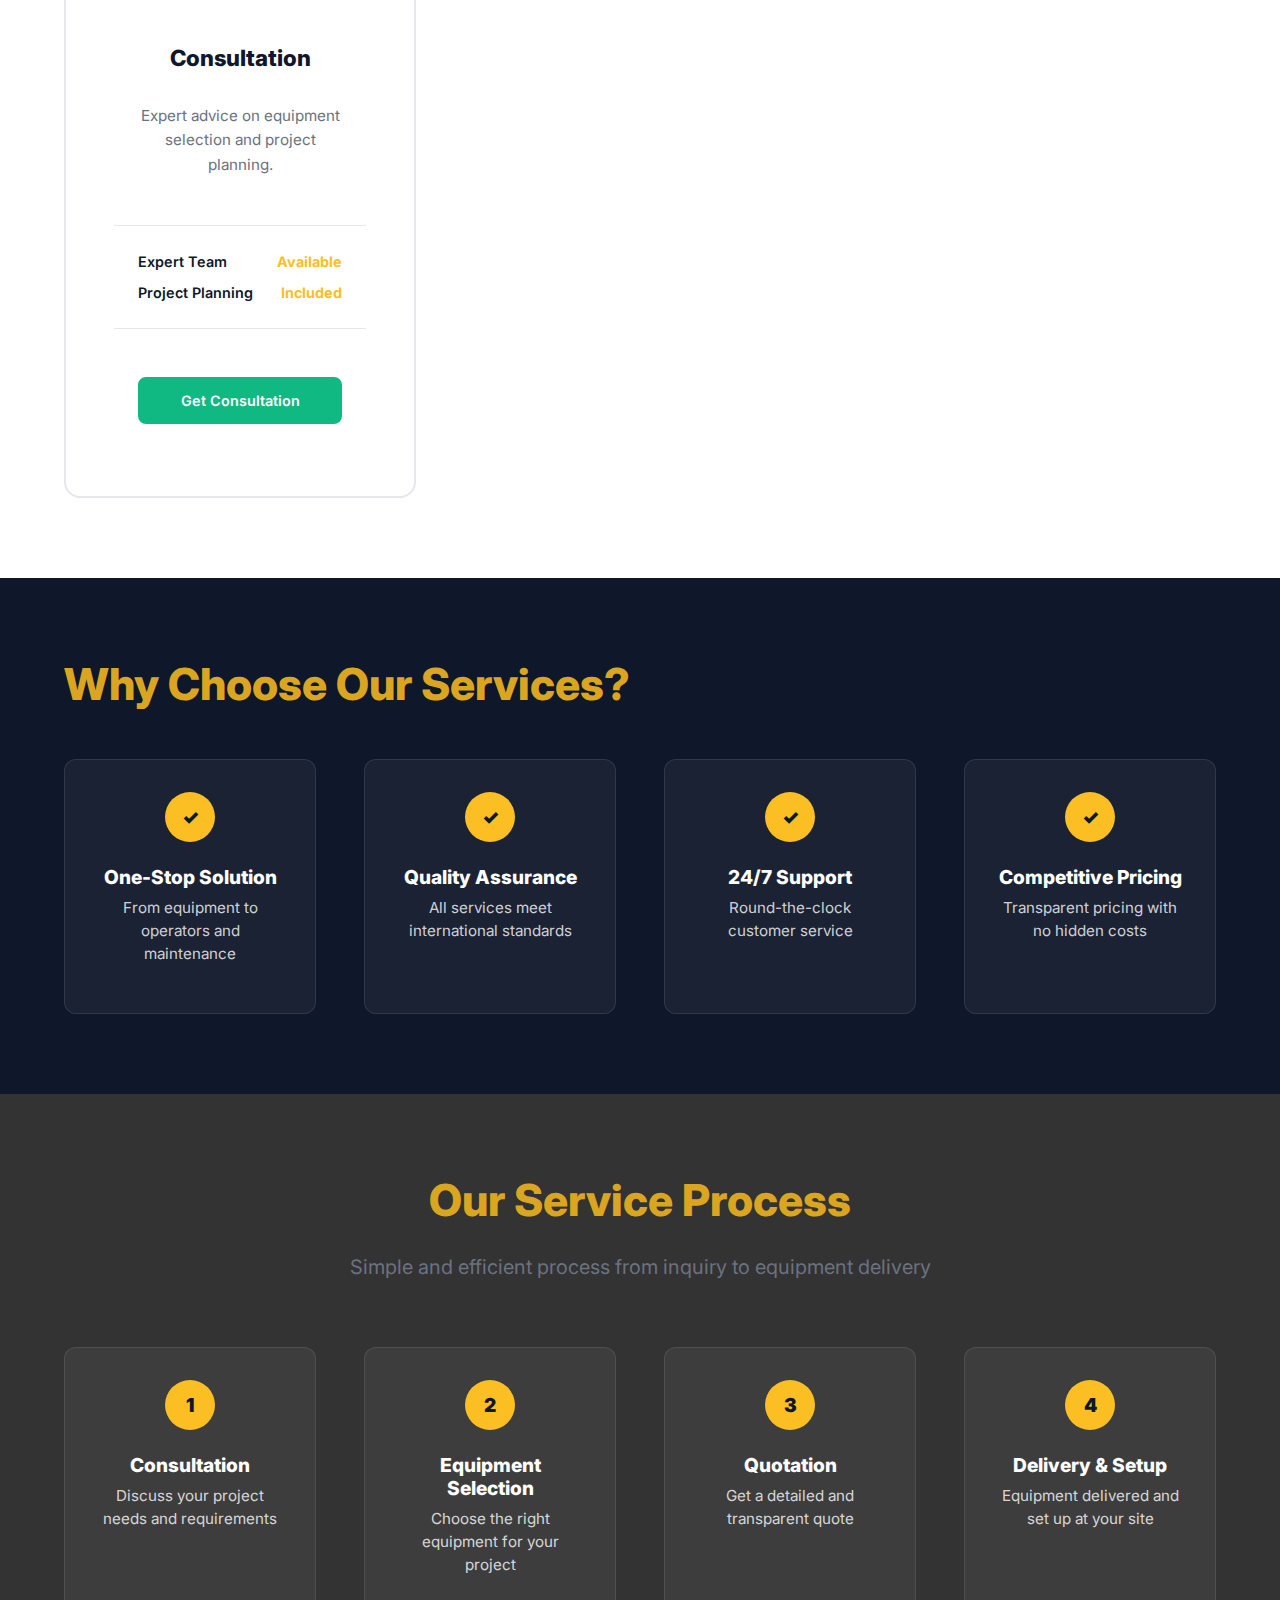
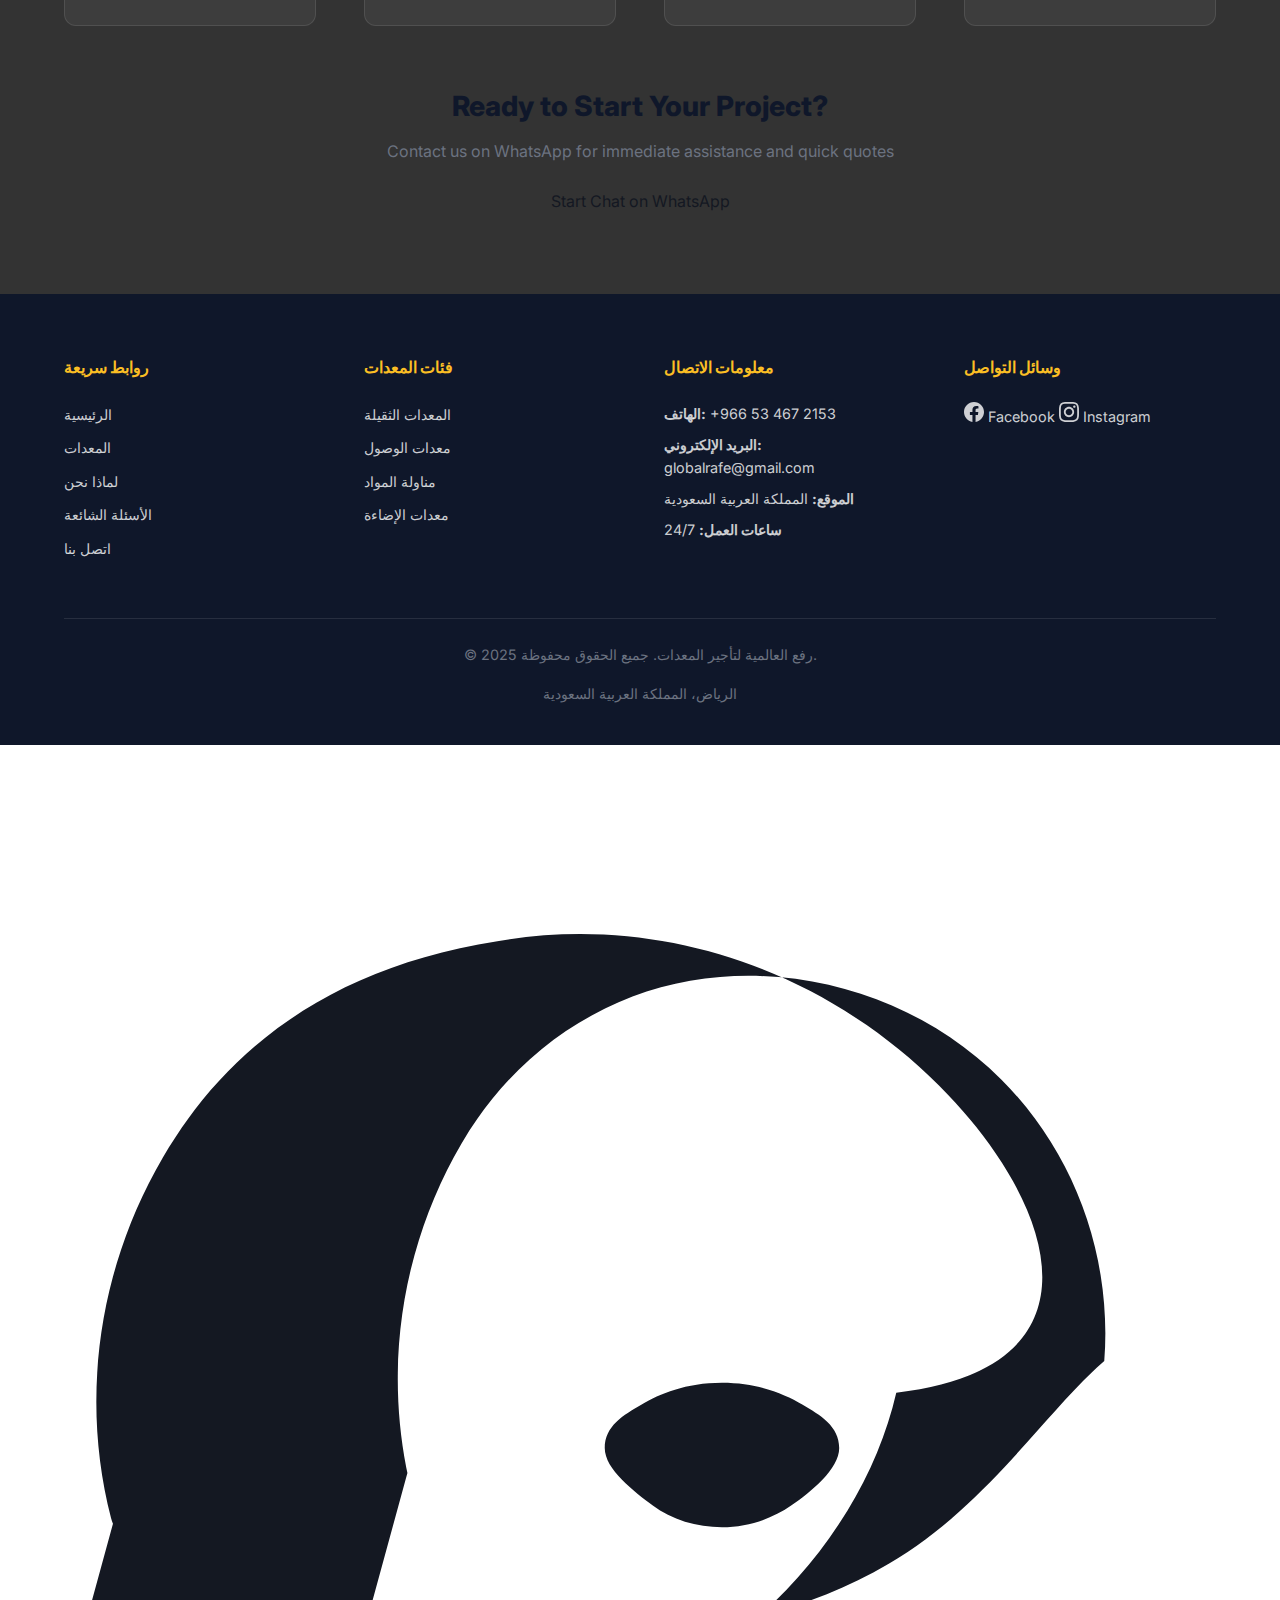
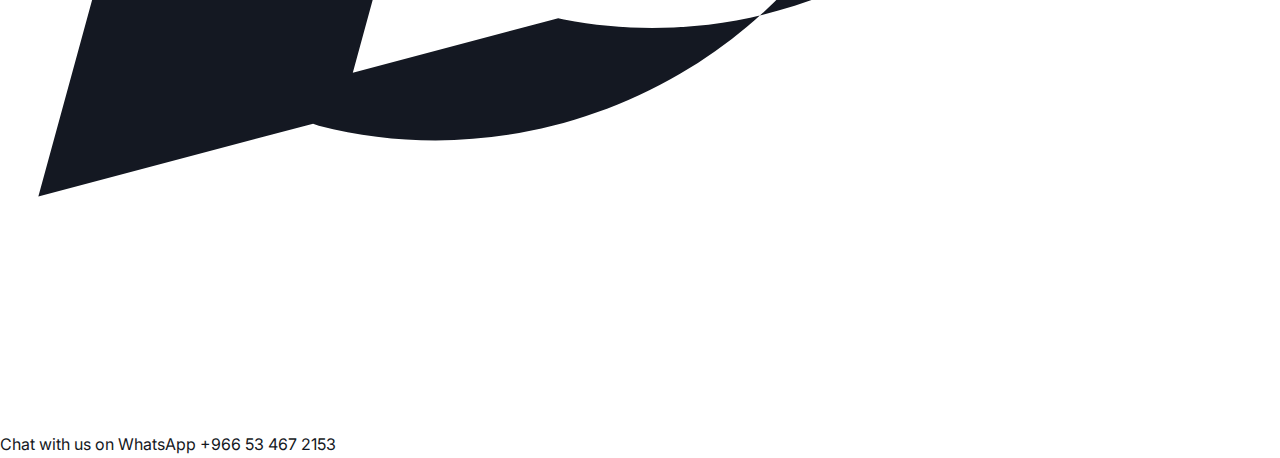
<file: services.html>
<!DOCTYPE html>
<html lang="en" dir="ltr">
<head>
    <meta charset="UTF-8">
    <meta name="viewport" content="width=device-width, initial-scale=1.0, maximum-scale=5.0, user-scalable=yes">
    <meta name="description" content="رفع العالمية - Comprehensive equipment rental services in Saudi Arabia. We offer equipment rental, operator services, maintenance, and consultation.">
    <meta name="keywords" content="equipment rental services, construction services, operator services, maintenance, Saudi Arabia">
    <meta name="author" content="Rafe Global Equipment">
    <meta name="theme-color" content="#fbbf24">
    <meta property="og:title" content="رفع العالمية - Our Services">
    <meta property="og:description" content="Comprehensive equipment rental services for construction and industry">
    <meta property="og:type" content="website">
    <title>رفع العالمية - Our Services | Rafe Global</title>
    <link rel="stylesheet" href="./css/styles.css?v=2.0">
    <link rel="stylesheet" href="./css/category-styles.css">
    <link rel="preconnect" href="https://fonts.googleapis.com">
    <link rel="preconnect" href="https://fonts.gstatic.com" crossorigin>
    <link href="https://fonts.googleapis.com/css2?family=Inter:wght@300;400;500;600;700;800;900&family=Cairo:wght@400;500;600;700;800;900&display=swap" rel="stylesheet">
</head>
<body>
    <!-- Language Switcher -->
    <div class="language-switcher">
        <button class="lang-btn active" data-lang="en">EN</button>
        <button class="lang-btn" data-lang="ar">AR</button>
    </div>

    <!-- Navigation -->
    <nav class="navbar">
        <div class="nav-container">
            <!-- Logo -->
            <div class="logo-wrapper">
                <a href="./index.html#home">
                    <img src="assets/rafe_global_logo_concept_3.png" alt="Rafe Global Logo" class="logo-img">
                </a>
            </div>

            <!-- Navigation links -->
            <div class="nav-menu" id="navMenu">
                <a href="./index.html#home" class="nav-link" data-en="Home" data-ar="الرئيسية">Home</a>
                <a href="./index.html#equipment" class="nav-link" data-en="Equipment" data-ar="المعدات">Equipment</a>
                <a href="./services.html" class="nav-link" data-en="Services" data-ar="الخدمات">Services</a>
                <a href="./gallery.html" class="nav-link" data-en="Gallery" data-ar="معرض الصور">Gallery</a>
                <a href="./index.html#about" class="nav-link" data-en="Why Us" data-ar="لماذا نحن">Why Us</a>
                <a href="./index.html#contact" class="nav-link" data-en="Contact" data-ar="اتصل بنا">Contact</a>
            </div>

            <!-- Mobile menu toggle -->
            <div class="nav-actions">
                <button class="menu-toggle" id="menuToggle" aria-label="Toggle menu">
                    <span></span>
                    <span></span>
                    <span></span>
                </button>
            </div>
        </div>
    </nav>

    <!-- Services Header -->
    <section class="category-header">
        <div class="container">
            <a href="./index.html" class="back-link" data-en="← Back to Home" data-ar="← العودة إلى الرئيسية">← Back to Home</a>
            <h1 class="category-title" data-en="Our Services" data-ar="خدماتنا">Our Services</h1>
            <p class="category-description" data-en="Comprehensive equipment rental solutions tailored to your project needs. We provide more than just equipment." data-ar="حلول شاملة لتأجير المعدات مصممة خصيصًا لاحتياجات مشروعك. نحن نقدم أكثر من مجرد معدات">Comprehensive equipment rental solutions tailored to your project needs.</p>
        </div>
    </section>

    <!-- Services Grid -->
    <section class="category-equipment">
        <div class="container">
            <div class="equipment-grid">
                <!-- Service 1: Equipment Rental -->
                <div class="equipment-card">
                    <div class="equipment-image">
                        <img src="./assets/services/service_rental_v2.png" alt="Equipment Rental" loading="lazy" onerror="this.src='./assets/services/fallback.png'; this.onerror=null;">
                    </div>
                    <h3 class="card-title" data-en="Equipment Rental" data-ar="تأجير المعدات">Equipment Rental</h3>
                    <p class="card-description" data-en="Wide range of construction equipment for short or long term rental." data-ar="مجموعة واسعة من معدات البناء للتأجير قصير أو طويل الأجل">Wide range of construction equipment for short or long term rental.</p>
                    <div class="card-specs">
                        <div class="spec">
                            <span class="spec-label" data-en="Flexible Terms" data-ar="شروط مرنة">Flexible Terms</span>
                            <span class="spec-value" data-en="Daily/Weekly/Monthly" data-ar="يومي/أسبوعي/شهري">Daily/Weekly/Monthly</span>
                        </div>
                        <div class="spec">
                            <span class="spec-label" data-en="Delivery" data-ar="التوصيل">Delivery</span>
                            <span class="spec-value" data-en="Available" data-ar="متاح">Available</span>
                        </div>
                    </div>
                    <a href="https://wa.me/966534672153?text=Hello%20Rafe%20Global,%20I%20need%20information%20about%20Equipment%20Rental%20services." 
                       target="_blank" 
                       class="card-button rent-now whatsapp-service"
                       data-en="Inquire on WhatsApp" 
                       data-ar="استفسر عبر واتساب">
                        Inquire on WhatsApp
                    </a>
                </div>

                <!-- Service 2: Operator Services -->
                <div class="equipment-card">
                    <div class="equipment-image">
                        <img src="./assets/services/operators.png" alt="Operator Services" loading="lazy" onerror="this.src='./assets/services/fallback.png'; this.onerror=null;">
                    </div>
                    <h3 class="card-title" data-en="Operator Services" data-ar="خدمات المشغلين">Operator Services</h3>
                    <p class="card-description" data-en="Certified and experienced operators for all types of equipment." data-ar="مشغلون معتمدون وذوو خبرة لجميع أنواع المعدات">Certified and experienced operators for all types of equipment.</p>
                    <div class="card-specs">
                        <div class="spec">
                            <span class="spec-label" data-en="Certification" data-ar="التصديق">Certification</span>
                            <span class="spec-value" data-en="Fully Certified" data-ar="معتمد بالكامل">Fully Certified</span>
                        </div>
                        <div class="spec">
                            <span class="spec-label" data-en="Experience" data-ar="الخبرة">Experience</span>
                            <span class="spec-value" data-en="5+ Years" data-ar="+5 سنوات">5+ Years</span>
                        </div>
                    </div>
                    <a href="https://wa.me/966534672153?text=Hello%20Rafe%20Global,%20I%20need%20information%20about%20Operator%20Services." 
                       target="_blank" 
                       class="card-button rent-now whatsapp-service"
                       data-en="Hire Operator" 
                       data-ar="توظيف مشغل">
                        Hire Operator
                    </a>
                </div>

                <!-- Service 3: Maintenance & Repair -->
                <div class="equipment-card">
                    <div class="equipment-image">
                        <img src="./assets/services/service_maintenance_v2.png" alt="Maintenance & Repair" loading="lazy" onerror="this.src='./assets/services/fallback.png'; this.onerror=null;">
                    </div>
                    <h3 class="card-title" data-en="Maintenance & Repair" data-ar="الصيانة والإصلاح">Maintenance & Repair</h3>
                    <p class="card-description" data-en="Regular maintenance and emergency repair services for all equipment." data-ar="خدمات الصيانة الدورية والإصلاح الطارئ لجميع المعدات">Regular maintenance and emergency repair services for all equipment.</p>
                    <div class="card-specs">
                        <div class="spec">
                            <span class="spec-label" data-en="Response Time" data-ar="وقت الاستجابة">Response Time</span>
                            <span class="spec-value" data-en="24/7" data-ar="على مدار الساعة">24/7</span>
                        </div>
                        <div class="spec">
                            <span class="spec-label" data-en="Warranty" data-ar="الضمان">Warranty</span>
                            <span class="spec-value" data-en="Included" data-ar="مشمول">Included</span>
                        </div>
                    </div>
                    <a href="https://wa.me/966534672153?text=Hello%20Rafe%20Global,%20I%20need%20information%20about%20Maintenance%20%26%20Repair%20services." 
                       target="_blank" 
                       class="card-button rent-now whatsapp-service"
                       data-en="Request Service" 
                       data-ar="طلب خدمة">
                        Request Service
                    </a>
                </div>

                <!-- Service 4: Consultation -->
                <div class="equipment-card">
                    <div class="equipment-image">
                        <img src="./assets/services/service_consultation.png" alt="Consultation" loading="lazy" onerror="this.src='./assets/services/fallback.png'; this.onerror=null;">
                    </div>
                    <h3 class="card-title" data-en="Consultation" data-ar="استشارة">Consultation</h3>
                    <p class="card-description" data-en="Expert advice on equipment selection and project planning." data-ar="نصائح الخبراء حول اختيار المعدات وتخطيط المشروع">Expert advice on equipment selection and project planning.</p>
                    <div class="card-specs">
                        <div class="spec">
                            <span class="spec-label" data-en="Expert Team" data-ar="فريق خبراء">Expert Team</span>
                            <span class="spec-value" data-en="Available" data-ar="متاح">Available</span>
                        </div>
                        <div class="spec">
                            <span class="spec-label" data-en="Project Planning" data-ar="تخطيط المشروع">Project Planning</span>
                            <span class="spec-value" data-en="Included" data-ar="مشمول">Included</span>
                        </div>
                    </div>
                    <a href="https://wa.me/966534672153?text=Hello%20Rafe%20Global,%20I%20need%20information%20about%20Consultation%20services." 
                       target="_blank" 
                       class="card-button rent-now whatsapp-service"
                       data-en="Get Consultation" 
                       data-ar="الحصول على استشارة">
                        Get Consultation
                    </a>
                </div>
            </div>
        </div>
    </section>

    <!-- Why Choose Our Services -->
    <section class="why-choose">
        <div class="container">
            <h2 class="section-title" data-en="Why Choose Our Services?" data-ar="لماذا تختار خدماتنا؟">Why Choose Our Services?</h2>
            <div class="benefits-grid">
                <div class="benefit-card">
                    <div class="benefit-icon">✓</div>
                    <h3 data-en="One-Stop Solution" data-ar="حل واحد شامل">One-Stop Solution</h3>
                    <p data-en="From equipment to operators and maintenance" data-ar="من المعدات إلى المشغلين والصيانة">From equipment to operators and maintenance</p>
                </div>
                <div class="benefit-card">
                    <div class="benefit-icon">✓</div>
                    <h3 data-en="Quality Assurance" data-ar="ضمان الجودة">Quality Assurance</h3>
                    <p data-en="All services meet international standards" data-ar="جميع الخدمات تفي بالمعايير الدولية">All services meet international standards</p>
                </div>
                <div class="benefit-card">
                    <div class="benefit-icon">✓</div>
                    <h3 data-en="24/7 Support" data-ar="دعم على مدار الساعة">24/7 Support</h3>
                    <p data-en="Round-the-clock customer service" data-ar="خدمة عملاء على مدار الساعة">Round-the-clock customer service</p>
                </div>
                <div class="benefit-card">
                    <div class="benefit-icon">✓</div>
                    <h3 data-en="Competitive Pricing" data-ar="أسعار تنافسية">Competitive Pricing</h3>
                    <p data-en="Transparent pricing with no hidden costs" data-ar="أسعار شفافة بدون تكاليف خفية">Transparent pricing with no hidden costs</p>
                </div>
            </div>
        </div>
    </section>

    <!-- Service Process -->
    <section class="category-equipment" style="background:#333333;">
        <div class="container">
            <div class="section-header" style="text-align: center; margin-bottom: var(--spacing-3xl);">
                <h2 class="section-title" data-en="Our Service Process" data-ar="عملية الخدمة لدينا">Our Service Process</h2>
                <p class="section-description" data-en="Simple and efficient process from inquiry to equipment delivery" data-ar="عملية بسيطة وفعالة من الاستفسار إلى تسليم المعدات">Simple and efficient process from inquiry to equipment delivery</p>
            </div>
            
            <div class="benefits-grid">
                <div class="benefit-card">
                    <div class="benefit-icon">1</div>
                    <h3 data-en="Consultation" data-ar="استشارة">Consultation</h3>
                    <p data-en="Discuss your project needs and requirements" data-ar="ناقش احتياجات ومتطلبات مشروعك">Discuss your project needs and requirements</p>
                </div>
                <div class="benefit-card">
                    <div class="benefit-icon">2</div>
                    <h3 data-en="Equipment Selection" data-ar="اختيار المعدات">Equipment Selection</h3>
                    <p data-en="Choose the right equipment for your project" data-ar="اختر المعدات المناسبة لمشروعك">Choose the right equipment for your project</p>
                </div>
                <div class="benefit-card">
                    <div class="benefit-icon">3</div>
                    <h3 data-en="Quotation" data-ar="عرض السعر">Quotation</h3>
                    <p data-en="Get a detailed and transparent quote" data-ar="احصل على عرض سعر مفصل وشفاف">Get a detailed and transparent quote</p>
                </div>
                <div class="benefit-card">
                    <div class="benefit-icon">4</div>
                    <h3 data-en="Delivery & Setup" data-ar="التسليم والإعداد">Delivery & Setup</h3>
                    <p data-en="Equipment delivered and set up at your site" data-ar="تسليم المعدات وإعدادها في موقعك">Equipment delivered and set up at your site</p>
                </div>
            </div>
            
            <!-- WhatsApp Contact Section -->
            <div class="whatsapp-contact-section" style="text-align: center; margin-top: var(--spacing-3xl);">
                <h3 style="margin-bottom: var(--spacing-md);" data-en="Ready to Start Your Project?" data-ar="مستعد لبدء مشروعك؟">Ready to Start Your Project?</h3>
                <p style="margin-bottom: var(--spacing-lg); max-width: 600px; margin-left: auto; margin-right: auto;" data-en="Contact us on WhatsApp for immediate assistance and quick quotes" data-ar="اتصل بنا على واتساب للحصول على مساعدة فورية وعروض أسعار سريعة">Contact us on WhatsApp for immediate assistance and quick quotes</p>
                <a href="https://wa.me/966534672153?text=Hello%20Rafe%20Global,%20I%20want%20to%20discuss%20a%20project%20and%20get%20a%20quote."
                   target="_blank" 
                   class="whatsapp-button large"
                   data-en="Start Chat on WhatsApp" 
                   data-ar="ابدأ المحادثة على واتساب">
                    Start Chat on WhatsApp
                </a>
            </div>
        </div>
    </section>

   <!-- Enhanced Footer -->
    <footer class="footer" itemscope itemtype="https://schema.org/WPFooter">
        <div class="container">
            <div class="footer-content">
                <div class="footer-section">
                    <h4>روابط سريعة</h4>
                    <ul>
                        <li><a href="#home">الرئيسية</a></li>
                        <li><a href="#equipment">المعدات</a></li>
                        <li><a href="#about">لماذا نحن</a></li>
                        <li><a href="#faq">الأسئلة الشائعة</a></li>
                        <li><a href="#contact">اتصل بنا</a></li>
                    </ul>
                </div>

                <div class="footer-section">
                    <h4>فئات المعدات</h4>
                    <ul>
                        <li><a href="/heavy-equipment.html">المعدات الثقيلة</a></li>
                        <li><a href="/access-equipment.html">معدات الوصول</a></li>
                        <li><a href="/material-handling.html">مناولة المواد</a></li>
                        <li><a href="/lighting.html">معدات الإضاءة</a></li>
                    </ul>
                </div>

                <div class="footer-section">
                    <h4>معلومات الاتصال</h4>
                    <p><strong>الهاتف:</strong> <span class="ltr-number">+966 53 467 2153</span></p>
                    <p><strong>البريد الإلكتروني:</strong> globalrafe@gmail.com</p>
                    <p><strong>الموقع:</strong> المملكة العربية السعودية</p>
                    <p><strong>ساعات العمل:</strong> 24/7</p>
                </div>

                <div class="footer-section">
                    <h4>وسائل التواصل</h4>
                    <div class="footer-social">
                        <a href="https://facebook.com/rafeglobal" target="_blank" rel="noopener noreferrer" class="footer-social-link facebook" aria-label="Facebook">
                            <svg width="20" height="20" viewBox="0 0 24 24" fill="currentColor">
                                <path d="M24 12.073c0-6.627-5.373-12-12-12s-12 5.373-12 12c0 5.99 4.388 10.954 10.125 11.854v-8.385H7.078v-3.47h3.047V9.43c0-3.007 1.792-4.669 4.533-4.669 1.312 0 2.686.235 2.686.235v2.953H15.83c-1.491 0-1.956.925-1.956 1.874v2.25h3.328l-.532 3.47h-2.796v8.385C19.612 23.027 24 18.062 24 12.073z"/>
                            </svg>
                            <span>Facebook</span>
                        </a>

                        <a href="https://instagram.com/rafeglobal" target="_blank" rel="noopener noreferrer" class="footer-social-link instagram" aria-label="Instagram">
                            <svg width="20" height="20" viewBox="0 0 24 24" fill="currentColor">
                                <path d="M12 2.163c3.204 0 3.584.012 4.85.07 3.252.148 4.771 1.691 4.919 4.919.058 1.265.069 1.645.069 4.849 0 3.205-.012 3.584-.069 4.849-.149 3.225-1.664 4.771-4.919 4.919-1.266.058-1.644.07-4.85.07-3.204 0-3.584-.012-4.849-.07-3.26-.149-4.771-1.699-4.919-4.92-.058-1.265-.07-1.644-.07-4.849 0-3.204.013-3.583.07-4.849.149-3.227 1.664-4.771 4.919-4.919 1.266-.057 1.645-.069 4.849-.069zm0-2.163c-3.259 0-3.667.014-4.947.072-4.358.2-6.78 2.618-6.98 6.98-.059 1.281-.073 1.689-.073 4.948 0 3.259.014 3.668.072 4.948.2 4.358 2.618 6.78 6.98 6.98 1.281.058 1.689.072 4.948.072 3.259 0 3.668-.014 4.948-.072 4.354-.2 6.782-2.618 6.979-6.98.059-1.28.073-1.689.073-4.948 0-3.259-.014-3.667-.072-4.947-.196-4.354-2.617-6.78-6.979-6.98-1.281-.059-1.69-.073-4.949-.073zm0 5.838c-3.403 0-6.162 2.759-6.162 6.162s2.759 6.163 6.162 6.163 6.162-2.759 6.162-6.163c0-3.403-2.759-6.162-6.162-6.162zm0 10.162c-2.209 0-4-1.79-4-4 0-2.209 1.791-4 4-4s4 1.791 4 4c0 2.21-1.791 4-4 4zm6.406-11.845c-.796 0-1.441.645-1.441 1.44 0 .795.645 1.44 1.441 1.44.796 0 1.441-.645 1.441-1.44 0-.795-.645-1.44-1.441-1.44z"/>
                            </svg>
                            <span>Instagram</span>
                        </a>
                    </div>
                </div>
            </div>

            <div class="footer-bottom">
                <p>© 2025 رفع العالمية لتأجير المعدات. جميع الحقوق محفوظة.</p>
                <p class="footer-address">الرياض، المملكة العربية السعودية </p>
            </div>
        </div>
    </footer>

    <!-- Menu Overlay -->
    <div class="menu-overlay"></div>

    <script src="./js/script.js?v=2.1"></script>
</body>
</html>
</file>
<file: css/styles.css>
/* ===========================
   RAFE GLOBAL EQUIPMENT CSS
   Navy Blue & Gold Premium Theme
   =========================== */

/* ===== CSS VARIABLES ===== */
:root {
    /* Colors */
    
    --primary-darker: #0a0f1c;
    --primary-dark: #0f172a;
    --primary-navy: #141822;
    --accent-gold: #fbbf24;
    --accent-gold-dark: #f59e0b;
    --accent-green: #10b981;
    --accent-green-dark: #059669;
    --text-dark: #0f172a;
    --text-light: #6b7280;
    --white: #ffffff;
    --light-bg: #f9fafb;
    --border-light: #e5e7eb;
    
    /* Spacing */
    --spacing-xs: 0.25rem;
    --spacing-sm: 0.5rem;
    --spacing-md: 1rem;
    --spacing-lg: 1.5rem;
    --spacing-xl: 2rem;
    --spacing-2xl: 3rem;
    --spacing-3xl: 4rem;
    --spacing-4xl: 5rem;
    
    /* Border Radius */
    --radius-sm: 0.375rem;
    --radius-md: 0.5rem;
    --radius-lg: 0.75rem;
    --radius-xl: 1rem;
    --radius-2xl: 1.5rem;
    
    /* Effects */
    --transition: all 0.3s cubic-bezier(0.4, 0, 0.2, 1);
    --shadow-sm: 0 1px 2px 0 rgba(0, 0, 0, 0.05);
    --shadow-md: 0 4px 6px -1px rgba(0, 0, 0, 0.1);
    --shadow-lg: 0 10px 15px -3px rgba(0, 0, 0, 0.15);
    --shadow-xl: 0 20px 25px -5px rgba(0, 0, 0, 0.2);
}

/* ===== RESET & BASE STYLES ===== */
* {
    margin: 0;
    padding: 0;
    box-sizing: border-box;
}

html {
    scroll-behavior: smooth;
    overflow-x: hidden;
}

body {
    font-family: 'Inter', -apple-system, BlinkMacSystemFont, 'Segoe UI', sans-serif;
    color: var(--text-dark);
    background-color: var(--white);
    line-height: 1.6;
    overflow-x: hidden;
    position: relative;
    width: 100%;
    padding-right: 0 !important;
}

/* RTL body class */
body.rtl-layout {
    font-family: 'Cairo', sans-serif;
    direction: rtl;
}

/* Prevent body shift when menu opens */
body.menu-open,
body.modal-open {
    overflow: hidden;
    position: fixed;
    width: 100%;
    height: 100%;
}

/* ===== TYPOGRAPHY ===== */
h1, h2, h3, h4, h5, h6 {
    font-weight: 800;
    line-height: 1.2;
    margin-bottom: var(--spacing-md);
    color: var(--text-dark);
}

h1 { font-size: clamp(2rem, 5vw, 4rem); }
h2 { font-size: clamp(1.5rem, 4vw, 2.5rem); }
h3 { font-size: clamp(1.25rem, 3vw, 1.75rem); }

p {
    color: var(--text-light);
    margin-bottom: var(--spacing-md);
}

a {
    color: var(--primary-navy);
    text-decoration: none;
    transition: var(--transition);
}

a:hover {
    color: var(--accent-gold-dark);
}

/* ===== LAYOUT & CONTAINERS ===== */
.container {
    max-width: 1200px;
    margin: 0 auto;
    padding: 0 var(--spacing-lg);
    width: 100%;
}

/* ===== LANGUAGE SWITCHER ===== */
.language-switcher {
    position: fixed;
    top: var(--spacing-lg);
    right: var(--spacing-lg);
    display: flex;
    gap: var(--spacing-sm);
    z-index: 1003;
    background: rgba(255, 255, 255, 0.98);
    padding: var(--spacing-sm) var(--spacing-md);
    border-radius: var(--radius-lg);
    box-shadow: var(--shadow-lg);
    backdrop-filter: blur(10px);
}

/* RTL language switcher */
body[dir="rtl"] .language-switcher {
    right: auto;
    left: var(--spacing-lg);
}

/* MOBILE: Move language switcher to top left */
@media (max-width: 992px) {
    .language-switcher {
        top: var(--spacing-md);
        right: auto;
        left: var(--spacing-md);
        z-index: 1003;
    }
    
    body[dir="rtl"] .language-switcher {
        left: var(--spacing-md);
        right: auto;
    }
}

/* SMALL MOBILE: Adjust size */
@media (max-width: 480px) {
    .language-switcher {
        top: var(--spacing-sm);
        left: var(--spacing-sm);
        padding: var(--spacing-xs) var(--spacing-sm);
    }
    
    .lang-btn {
        padding: var(--spacing-xs) var(--spacing-sm);
        font-size: 0.75rem;
    }
}

.lang-btn {
    padding: var(--spacing-sm) var(--spacing-md);
    border: none;
    background: transparent;
    color: var(--text-light);
    font-weight: 700;
    cursor: pointer;
    border-radius: var(--radius-md);
    transition: var(--transition);
    font-size: 0.875rem;
}

.lang-btn.active {
    background: var(--accent-gold);
    color: var(--text-dark);
}

.lang-btn:hover:not(.active) {
    background: var(--light-bg);
}

/* ===== NAVIGATION ===== */
.navbar {
    position: sticky;
    top: 0;
    background: rgba(255, 255, 255, 0.99);
    backdrop-filter: blur(10px);
    border-bottom: 2px solid var(--border-light);
    z-index: 990;
    box-shadow: var(--shadow-md);
}

.nav-container {
    max-width: 1200px;
    margin: 0 auto;
    padding: var(--spacing-md) var(--spacing-lg);
    display: flex;
    justify-content: space-between;
    align-items: center;
    gap: var(--spacing-lg);
    position: relative;
    z-index: 991;
}

/* Logo Styles */
.logo-wrapper {
    display: flex;
    align-items: center;
    gap: var(--spacing-md);
    flex-shrink: 0;
    z-index: 1001;
}

.logo-img {
    height: 50px;
    width: auto;
    display: block;
    transition: all 0.3s ease;
}

/* Nav Menu */
.nav-menu {
    display: flex;
    gap: var(--spacing-2xl);
    align-items: center;
    flex: 1;
    justify-content: center;
}

.nav-link {
    color: var(--text-dark);
    font-weight: 600;
    position: relative;
    transition: var(--transition);
    font-size: 0.95rem;
}

.nav-link::after {
    content: '';
    position: absolute;
    bottom: -6px;
    left: 0;
    width: 0;
    height: 3px;
    background: var(--accent-gold);
    transition: var(--transition);
    border-radius: 2px;
}

.nav-link:hover::after {
    width: 100%;
}

.nav-actions {
    display: flex;
    gap: var(--spacing-lg);
    align-items: center;
    flex-shrink: 0;
}

/* ===== MOBILE MENU TOGGLE (HAMBURGER) ===== */
.menu-toggle {
    display: none;
    flex-direction: column;
    justify-content: space-between;
    width: 30px;
    height: 24px;
    background: transparent;
    border: none;
    cursor: pointer;
    padding: 0;
    z-index: 1002;
    position: relative;
}

.menu-toggle span {
    display: block;
    width: 100%;
    height: 3px;
    background: var(--accent-gold);
    border-radius: 3px;
    transition: var(--transition);
    transform-origin: center;
}

/* Hamburger to X animation */
.menu-toggle.active span:nth-child(1) {
    transform: rotate(45deg) translate(7px, 7px);
}

.menu-toggle.active span:nth-child(2) {
    opacity: 0;
    transform: scaleX(0);
}

.menu-toggle.active span:nth-child(3) {
    transform: rotate(-45deg) translate(7px, -7px);
}

/* ===== HERO SECTION ===== */
.hero {
    position: relative;
    min-height: 100vh;
    display: flex;
    align-items: center;
    justify-content: center;
    overflow: hidden;
    padding: var(--spacing-2xl) var(--spacing-lg);
}

.hero-background {
    position: absolute;
    top: 0;
    left: 0;
    width: 100%;
    height: 100%;
    z-index: 0;
}

.hero-video {
    width: 100%;
    height: 100%;
    object-fit: cover;
}

.hero-overlay {
    position: absolute;
    top: 0;
    left: 0;
    width: 100%;
    height: 100%;
    background: linear-gradient(135deg, var(--primary-navy) 0%, rgba(251, 191, 36, 0.5) 100%);
    opacity: 0.9;
    z-index: 1;
}

.hero-content {
    position: relative;
    z-index: 2;
    text-align: center;
    color: white;
    max-width: 900px;
    animation: fadeInUp 1s ease-out;
}

.hero-text {
    display: flex;
    flex-direction: column;
    gap: var(--spacing-xl);
}

.hero-title {
    font-size: clamp(2.5rem, 6vw, 4.5rem);
    font-weight: 900;
    line-height: 1.1;
    animation: slideInDown 0.8s ease-out;
}

.hero-subtitle {
    font-size: clamp(1rem, 2.5vw, 1.5rem);
    color: rgba(255, 255, 255, 0.95);
    animation: slideInUp 0.8s ease-out 0.2s both;
    line-height: 1.5;
}

.cta-button {
    padding: var(--spacing-md) var(--spacing-2xl);
    border: none;
    border-radius: var(--radius-lg);
    font-weight: 700;
    cursor: pointer;
    transition: var(--transition);
    font-size: 1rem;
    display: inline-flex;
    align-items: center;
    justify-content: center;
    gap: var(--spacing-sm);
    text-decoration: none;
    position: relative;
    overflow: hidden;
}

.cta-button.primary {
    background: var(--accent-gold);
    color: var(--text-dark);
    animation: slideInUp 0.8s ease-out 0.4s both;
}

.cta-button.primary:hover {
    background: var(--accent-gold-dark);
    transform: translateY(-3px);
    box-shadow: 0 10px 30px rgba(251, 191, 36, 0.4);
}

.scroll-indicator {
    position: absolute;
    bottom: var(--spacing-2xl);
    left: 50%;
    transform: translateX(-50%);
    z-index: 2;
    animation: bounce 2s infinite;
}

.scroll-indicator span {
    display: block;
    width: 30px;
    height: 50px;
    border: 2px solid white;
    border-radius: 15px;
    position: relative;
}

.scroll-indicator span::after {
    content: '';
    position: absolute;
    top: 10px;
    left: 50%;
    transform: translateX(-50%);
    width: 2px;
    height: 10px;
    background: white;
    border-radius: 1px;
    animation: scrollDown 1.5s infinite;
}

/* ===== EQUIPMENT SECTION ===== */
.equipment {
    padding: var(--spacing-4xl) var(--spacing-lg);
    background: var(--light-bg);
}

.section-header {
    text-align: center;
    margin-bottom: var(--spacing-3xl);
    animation: fadeIn 0.8s ease-out;
}

.section-label {
    display: inline-block;
    color: var(--accent-gold);
    font-weight: 900;
    font-size: 0.85rem;
    letter-spacing: 0.15em;
    text-transform: uppercase;
    margin-bottom: var(--spacing-md);
}

.section-title {
    font-size: clamp(1.75rem, 4vw, 2.75rem);
    margin-bottom: var(--spacing-lg);
    color: goldenrod;
}

.section-description {
    font-size: clamp(1rem, 2vw, 1.25rem);
    color: var(--text-light);
    max-width: 700px;
    margin: 0 auto;
    line-height: 1.6;
}

/* Equipment Grid */
.equipment-grid {
    display: grid;
    grid-template-columns: repeat(auto-fit, minmax(320px, 1fr));
    gap: var(--spacing-2xl);
    margin-bottom: var(--spacing-3xl);
}

.equipment-card {
    background: white;
    border-radius: var(--radius-2xl);
    padding: var(--spacing-2xl);
    text-align: center;
    transition: var(--transition);
    position: relative;
    overflow: hidden;
    border: 2px solid var(--border-light);
    animation: fadeInUp 0.6s ease-out;
    cursor: pointer;
    display: flex;
    flex-direction: column;
    gap: var(--spacing-lg);
}

.equipment-card::before {
    content: '';
    position: absolute;
    top: 0;
    left: 0;
    width: 100%;
    height: 5px;
    background: var(--accent-gold);
    transform: scaleX(0);
    transform-origin: left;
    transition: var(--transition);
}

.equipment-card:hover::before {
    transform: scaleX(1);
}

.equipment-card:hover {
    transform: translateY(-12px);
    box-shadow: var(--shadow-xl);
    border-color: var(--accent-gold);
}

.card-number {
    font-size: 4rem;
    font-weight: 900;
    color: var(--accent-gold);
    opacity: 0.08;
    position: absolute;
    top: -30px;
    right: -30px;
}

/* RTL card number */
body[dir="rtl"] .card-number {
    right: auto;
    left: -30px;
}

/* Image Styles */
.card-image {
    width: 100%;
    height: 200px;
    overflow: hidden;
    border: none !important;
    border-radius: 0 !important;
    margin-bottom: var(--spacing-md);
    position: relative;
    background-color: var(--white); /* Ensures a white background */
    transition: border-color 0.3s ease, transform 0.5s ease;
}

/* The actual image */
.card-image img {
    width: 100%;
    height: 100%;
    object-fit: cover; /* Keeps images proportionally filled */
    transition: transform 0.5s ease;
    display: block; /* Prevents extra space below image */
}
.image-overlay {
    display: none;
}


.equipment-card:hover .card-image img {
    transform: scale(1.08) rotateZ(1deg);
    filter: drop-shadow(0 20px 30px rgba(0,0,0,0.4));
}

.card-title {
    font-size: 1.4rem;
    color: var(--text-dark);
    font-weight: 800;
}

.card-description {
    color: var(--text-light);
    min-height: 50px;
    font-size: 0.95rem;
    line-height: 1.5;
}

/* --- Rent Now Button (Green) --- */
.card-button.rent-now,
.rent-now {
    background: var(--accent-green) !important;
    color: var(--white) !important;
    border: 2px solid var(--accent-green) !important;
    cursor: pointer !important;
    position: relative;
    z-index: 10;
}

.card-button.rent-now:hover,
.rent-now:hover {
    background: var(--accent-green-dark) !important;
    border-color: var(--accent-green-dark) !important;
    transform: translateY(-2px) !important;
    box-shadow: 0 6px 20px rgba(5, 150, 105, 0.3) !important;
}

/* --- View Details Button (Gold) --- */
.card-button.view-details,
.view-details {
    background: var(--accent-gold) !important;
    color: var(--text-dark) !important;
    border: 2px solid var(--accent-gold) !important;
    cursor: pointer !important;
    position: relative;
    z-index: 10;
}

.card-button.view-details:hover,
.view-details:hover {
    background: var(--accent-gold-dark) !important;
    border-color: var(--accent-gold-dark) !important;
    transform: translateY(-2px) !important;
    box-shadow: 0 6px 20px rgba(251, 191, 36, 0.3) !important;
}

.card-actions {
    display: flex;
    gap: var(--spacing-md);
    margin-top: var(--spacing-lg);
}

.card-actions .rent-now,
.card-actions .view-details {
    flex: 1;
    padding: var(--spacing-md);
    font-size: 0.95rem;
    font-weight: 700;
    border-radius: var(--radius-lg);
    text-align: center;
    transition: all 0.3s ease;
    display: inline-flex;
    align-items: center;
    justify-content: center;
    gap: var(--spacing-sm);
    min-height: 48px;
    line-height: 1.2;
}

.category-links {
    display: flex;
    justify-content: center;
    gap: var(--spacing-md);
    flex-wrap: wrap;
    margin-top: var(--spacing-3xl);
}

.category-link {
    padding: var(--spacing-sm) var(--spacing-lg);
    border: 2px solid var(--border-light);
    background: white;
    color: var(--text-dark);
    border-radius: var(--radius-lg);
    font-weight: 700;
    cursor: pointer;
    transition: var(--transition);
    font-size: 0.95rem;
    text-decoration: none;
    display: inline-block;
}

.category-link.active,
.category-link:hover {
    background: var(--accent-gold);
    color: var(--text-dark);
    border-color: var(--accent-gold);
}

/* ===== MODAL ===== */
.modal {
    display: none;
    position: fixed;
    z-index: 9999;
    left: 0;
    top: 0;
    width: 100%;
    height: 100%;
    background-color: rgba(0, 0, 0, 0.6);
    animation: fadeIn 0.3s ease-out;
    padding: var(--spacing-lg);
    overflow-y: auto;
    align-items: center;
    justify-content: center;
}

.modal.active {
    display: flex;
}

.modal-content {
    background-color: white;
    padding: var(--spacing-2xl);
    border-radius: var(--radius-2xl);
    width: 100%;
    max-width: 550px;
    position: relative;
    animation: slideInUp 0.3s ease-out;
    box-shadow: var(--shadow-xl);
}

.modal-content.rental-modal {
    max-width: 500px;
}

.modal-close {
    position: absolute;
    right: var(--spacing-lg);
    top: var(--spacing-lg);
    font-size: 2.5rem;
    font-weight: bold;
    color: var(--text-light);
    background: none;
    border: none;
    cursor: pointer;
    transition: var(--transition);
    width: 40px;
    height: 40px;
    display: flex;
    align-items: center;
    justify-content: center;
    line-height: 1;
    padding: 0;
}

.modal-close:hover {
    color: var(--accent-gold);
    transform: rotate(90deg);
}

/* RTL modal close */
body[dir="rtl"] .modal-close {
    right: auto;
    left: var(--spacing-lg);
}

.modal-header {
    margin-bottom: var(--spacing-lg);
    text-align: center;
}

.modal-header h2 {
    margin: 0;
    color: var(--primary-navy);
    font-size: 1.75rem;
}

.modal-header p {
    margin: var(--spacing-md) 0 0 0;
    color: var(--accent-gold);
    font-weight: 700;
}

.modal-body {
    text-align: center;
    margin-bottom: var(--spacing-lg);
}

.rental-intro {
    font-size: 1rem;
    color: var(--text-dark);
    font-weight: 600;
    margin-bottom: var(--spacing-lg);
}

.rental-buttons {
    display: flex;
    flex-direction: column;
    gap: var(--spacing-lg);
}

.rental-btn {
    display: flex;
    align-items: center;
    gap: var(--spacing-lg);
    padding: var(--spacing-lg);
    border-radius: var(--radius-lg);
    text-decoration: none;
    transition: var(--transition);
    border: 2px solid var(--border-light);
}

.rental-btn.whatsapp-main {
    background: #f0fdf4;
    border-color: #25d366;
    color: var(--text-dark);
}

.rental-btn.whatsapp-main:hover {
    background: #25d366;
    color: white;
    transform: translateY(-3px);
    box-shadow: 0 8px 25px rgba(37, 211, 102, 0.3);
}

.rental-btn.email-btn {
    background: #f3f4f6;
    border-color: var(--primary-navy);
    color: var(--text-dark);
}

.rental-btn.email-btn:hover {
    background: var(--primary-navy);
    color: white;
    transform: translateY(-3px);
    box-shadow: 0 8px 25px rgba(15, 23, 42, 0.3);
}

.rental-btn svg {
    width: 32px;
    height: 32px;
    flex-shrink: 0;
}

.btn-title {
    font-weight: 700;
    font-size: 1rem;
}

.btn-subtitle {
    font-size: 0.85rem;
    opacity: 0.8;
}

/* ===== ABOUT SECTION ===== */
.about {
    padding: var(--spacing-4xl) var(--spacing-lg);
    background: white;
}

.about-content {
    display: grid;
    grid-template-columns: 1fr 1fr;
    gap: var(--spacing-3xl);
    align-items: start;
}

.about-text h2 {
    margin-bottom: var(--spacing-lg);
}

.features-list {
    display: flex;
    flex-direction: column;
    gap: var(--spacing-lg);
    margin-top: var(--spacing-2xl);
}

.feature-item {
    display: flex;
    gap: var(--spacing-md);
    align-items: flex-start;
}

.feature-icon {
    display: flex;
    align-items: center;
    justify-content: center;
    width: 40px;
    height: 40px;
    background: var(--accent-gold);
    color: var(--text-dark);
    border-radius: 50%;
    font-weight: 800;
    flex-shrink: 0;
    font-size: 1.2rem;
}

.feature-text {
    color: var(--text-dark);
    font-weight: 600;
    font-size: 0.95rem;
}

.about-stats {
    display: grid;
    grid-template-columns: 1fr;
    gap: var(--spacing-xl);
}

.stat-card {
    background: linear-gradient(135deg, var(--primary-navy), var(--primary-dark));
    color: white;
    padding: var(--spacing-2xl);
    border-radius: var(--radius-2xl);
    text-align: center;
    transition: var(--transition);
    border-left: 5px solid var(--accent-gold);
}

.stat-card:hover {
    transform: translateY(-6px);
    box-shadow: 0 12px 30px rgba(15, 23, 42, 0.4);
}

.stat-number {
    font-size: 2.75rem;
    font-weight: 900;
    margin-bottom: var(--spacing-sm);
    color: var(--accent-gold);
}

.stat-label {
    font-size: 1rem;
    opacity: 0.95;
    font-weight: 600;
}

/* ===== CONTACT SECTION ===== */
.contact {
    padding: var(--spacing-4xl) var(--spacing-lg);
    background: var(--light-bg);
}

.contact-grid {
    display: grid;
    grid-template-columns: repeat(auto-fit, minmax(280px, 1fr));
    gap: var(--spacing-2xl);
    margin: var(--spacing-3xl) 0;
}

.contact-card {
    background: white;
    padding: var(--spacing-2xl);
    border-radius: var(--radius-2xl);
    text-align: center;
    border: 2px solid var(--border-light);
    transition: var(--transition);
}

.contact-card:hover {
    transform: translateY(-8px);
    box-shadow: var(--shadow-lg);
    border-color: var(--accent-gold);
}

.contact-icon {
    font-size: 3rem;
    margin-bottom: var(--spacing-md);
    display: block;
}

.contact-card h3 {
    margin-bottom: var(--spacing-md);
    font-size: 1.2rem;
}

.contact-card a,
.contact-card p {
    color: var(--text-light);
    font-size: 0.95rem;
}

.contact-card a:hover {
    color: var(--accent-gold);
}

/* ===== FOOTER ===== */
.footer {
    background: var(--primary-dark);
    color: white;
    padding: var(--spacing-3xl) var(--spacing-lg) var(--spacing-lg);
}

.footer-content {
    display: grid;
    grid-template-columns: repeat(auto-fit, minmax(200px, 1fr));
    gap: var(--spacing-2xl);
    margin-bottom: var(--spacing-2xl);
    max-width: 1200px;
    margin-left: auto;
    margin-right: auto;
}

.footer-section h4 {
    margin-bottom: var(--spacing-lg);
    color: var(--accent-gold);
    font-size: 1rem;
}

.footer-section ul {
    list-style: none;
}

.footer-section li {
    margin-bottom: var(--spacing-sm);
}

.footer-section a {
    color: rgba(255, 255, 255, 0.8);
    transition: var(--transition);
    font-size: 0.9rem;
}

.footer-section a:hover {
    color: var(--accent-gold);
}

.footer-section p {
    color: rgba(255, 255, 255, 0.8);
    margin-bottom: var(--spacing-sm);
    font-size: 0.9rem;
}

.footer-bottom {
    border-top: 1px solid rgba(255, 255, 255, 0.1);
    padding-top: var(--spacing-lg);
    text-align: center;
    color: rgba(255, 255, 255, 0.6);
    max-width: 1200px;
    margin: 0 auto;
    font-size: 0.9rem;
}

/* ===== ANIMATIONS ===== */
@keyframes fadeIn {
    from { opacity: 0; }
    to { opacity: 1; }
}

@keyframes fadeInUp {
    from {
        opacity: 0;
        transform: translateY(40px);
    }
    to {
        opacity: 1;
        transform: translateY(0);
    }
}

@keyframes slideInDown {
    from {
        opacity: 0;
        transform: translateY(-40px);
    }
    to {
        opacity: 1;
        transform: translateY(0);
    }
}

@keyframes slideInUp {
    from {
        opacity: 0;
        transform: translateY(40px);
    }
    to {
        opacity: 1;
        transform: translateY(0);
    }
}

@keyframes bounce {
    0%, 100% { transform: translateX(-50%) translateY(0); }
    50% { transform: translateX(-50%) translateY(15px); }
}

@keyframes scrollDown {
    0% {
        opacity: 1;
        transform: translateX(-50%) translateY(0);
    }
    100% {
        opacity: 0;
        transform: translateX(-50%) translateY(15px);
    }
}

/* ===== MOBILE MENU FIXES ===== */

/* Mobile and Tablet (992px and below) */
@media (max-width: 992px) {
    /* Show menu toggle */
    .menu-toggle {
        display: flex !important;
        visibility: visible !important;
        opacity: 1 !important;
        margin-left: auto;
    }
    
    /* Mobile menu positioning */
    .nav-menu {
        position: fixed !important;
        top: 0 !important;
        right: -100% !important;
        width: 100% !important;
        max-width: 350px !important;
        height: 100vh !important;
        background: var(--primary-dark) !important;
        backdrop-filter: blur(10px);
        display: flex !important;
        flex-direction: column;
        justify-content: flex-start;
        align-items: flex-start;
        padding: 100px 30px 40px !important;
        transition: right 0.4s cubic-bezier(0.4, 0, 0.2, 1);
        z-index: 998 !important;
        gap: 0 !important;
        overflow-y: auto;
    }
    
    .nav-menu.active {
        right: 0 !important;
        box-shadow: -5px 0 25px rgba(0, 0, 0, 0.2);
    }
    
    /* RTL mobile menu */
    body[dir="rtl"] .nav-menu {
        right: auto !important;
        left: -100% !important;
    }
    
    body[dir="rtl"] .nav-menu.active {
        left: 0 !important;
        right: auto !important;
    }
    
    /* Mobile menu links */
    .nav-link {
        color: white !important;
        font-size: 1.2rem !important;
        font-weight: 500;
        padding: 18px 0 !important;
        width: 100%;
        text-align: left;
        border-bottom: 1px solid rgba(255, 255, 255, 0.1);
        display: block;
        transition: all 0.3s ease;
    }
    
    body[dir="rtl"] .nav-link {
        text-align: right;
    }
    
    .nav-link:hover {
        color: var(--accent-gold) !important;
        padding-left: 10px;
    }
    
    body[dir="rtl"] .nav-link:hover {
        padding-left: 0;
        padding-right: 10px;
    }
    
    .nav-link::after {
        display: none !important;
    }
    
    /* Center logo on mobile */
    .logo-wrapper {
        position: absolute;
        left: 50%;
        transform: translateX(-50%);
    }
    
    body[dir="rtl"] .logo-wrapper {
        right: 50%;
        left: auto;
        transform: translateX(50%);
    }
    
    /* Ensure nav actions are visible */
    .nav-actions {
        display: flex !important;
        align-items: center;
        margin-left: auto;
        z-index: 1001;
    }
    
    /* Menu overlay */
    .menu-overlay {
        display: none;
        position: fixed;
        top: 0;
        left: 0;
        width: 100%;
        height: 100%;
        background: rgba(0, 0, 0, 0.5);
        z-index: 997;
        opacity: 0;
        transition: opacity 0.3s ease;
    }
    
    .menu-overlay.active {
        display: block;
        opacity: 1;
    }
}

/* Tablet adjustments (769px - 992px) */
@media (min-width: 769px) and (max-width: 992px) {
    .nav-menu {
        max-width: 350px;
    }
    
    .equipment-grid {
        grid-template-columns: repeat(2, 1fr);
    }
    
    .about-content {
        grid-template-columns: 1fr;
        gap: var(--spacing-2xl);
    }
    
    .about-stats {
        grid-template-columns: repeat(3, 1fr);
        gap: var(--spacing-lg);
    }
}

/* Mobile adjustments (768px and below) */
@media (max-width: 768px) {
    .menu-toggle {
        width: 32px;
        height: 32px;
    }
    
    .nav-link {
        font-size: 1.1rem !important;
        padding: 16px 0 !important;
    }
    
    .nav-menu {
        padding: 90px 25px 40px !important;
        max-width: 300px !important;
    }
    
    .logo-img {
        height: 45px;
    }
    
    .hero {
        padding: var(--spacing-lg);
        min-height: 80vh;
    }
    
    .hero-title {
        font-size: 2rem;
    }
    
    .hero-subtitle {
        font-size: 1rem;
    }
    
    .equipment-grid {
        grid-template-columns: 1fr;
        gap: var(--spacing-lg);
    }
    
    .contact-grid {
        grid-template-columns: repeat(2, 1fr);
        gap: var(--spacing-lg);
    }
    
    .modal-content {
        padding: var(--spacing-lg);
        max-width: 90vw;
    }
    
    .section-title {
        font-size: 1.75rem;
    }
    
    .section-description {
        font-size: 1rem;
    }
    
    .equipment,
    .about,
    .contact {
        padding: var(--spacing-2xl) var(--spacing-lg);
    }
    
    .cta-button {
        padding: var(--spacing-sm) var(--spacing-lg);
        font-size: 0.9rem;
    }
    
    .card-actions {
        flex-direction: column;
        gap: var(--spacing-sm);
    }
    
    .card-actions .rent-now,
    .card-actions .view-details {
        width: 100%;
    }
    
    .rental-btn {
        padding: var(--spacing-md);
    }
    
    .rental-btn svg {
        width: 24px;
        height: 24px;
    }
    
    .btn-title {
        font-size: 0.95rem;
    }
    
    .btn-subtitle {
        font-size: 0.8rem;
    }
}

/* Small Mobile (480px and below) */
@media (max-width: 480px) {
    .menu-toggle {
        width: 28px;
        height: 28px;
    }
    
    .menu-toggle span {
        height: 2px;
        margin: 3px 0;
    }
    
    .nav-link {
        font-size: 1rem !important;
        padding: 14px 0 !important;
    }
    
    .nav-menu {
        padding: 80px 20px 30px !important;
        max-width: 280px !important;
    }
    
    .logo-img {
        height: 40px;
    }
    
    .hero {
        min-height: 70vh;
        padding: var(--spacing-md);
    }
    
    .hero-title {
        font-size: 1.5rem;
    }
    
    .hero-subtitle {
        font-size: 0.9rem;
    }
    
    .section-title {
        font-size: 1.5rem;
    }
    
    .section-description {
        font-size: 0.9rem;
    }
    
    .contact-grid {
        grid-template-columns: 1fr;
    }
    
    .contact-card {
        padding: var(--spacing-lg);
    }
    
    .card-button {
        padding: var(--spacing-sm) var(--spacing-md);
        font-size: 0.85rem;
    }
    
    .modal-content {
        padding: var(--spacing-lg);
    }
    
    .modal-header h2 {
        font-size: 1.4rem;
    }
    
    .footer-section h4 {
        font-size: 0.9rem;
    }
    
    .feature-item {
        gap: var(--spacing-sm);
    }
    
    .feature-icon {
        width: 32px;
        height: 32px;
        font-size: 1rem;
    }
    
    .rental-buttons {
        gap: var(--spacing-md);
    }
    
    .rental-btn {
        flex-direction: column;
        text-align: center;
        padding: var(--spacing-md);
        gap: var(--spacing-sm);
    }
    
    .rental-btn svg {
        width: 28px;
        height: 28px;
        margin-bottom: 5px;
    }
}

/* ===== RTL SPECIFIC STYLES ===== */
body[dir="rtl"] {
    font-family: 'Cairo', 'Inter', sans-serif;
}

body[dir="rtl"] .nav-link::after {
    left: auto;
    right: 0;
}

body[dir="rtl"] .about-content {
    direction: rtl;
}

body[dir="rtl"] .footer-content {
    direction: rtl;
}

body[dir="rtl"] .feature-item {
    flex-direction: row-reverse;
}

body[dir="rtl"] .equipment-card::before {
    transform-origin: right;
}

body[dir="rtl"] .rental-btn:hover {
    transform: translateY(-3px);
}

/* ===== ACCESSIBILITY ===== */
@media (prefers-reduced-motion: reduce) {
    * {
        animation-duration: 0.01ms !important;
        animation-iteration-count: 1 !important;
        transition-duration: 0.01ms !important;
    }
}

/* Ensure all interactive elements are clickable */
button, .card-button, .rent-now, .lang-btn, .menu-toggle {
    cursor: pointer;
    -webkit-user-select: none;
    -moz-user-select: none;
    -ms-user-select: none;
    user-select: none;
}

/* Accessibility focus states */
button:focus,
.card-button:focus,
.rent-now:focus,
.lang-btn:focus,
.menu-toggle:focus,
a:focus {
    outline: 2px solid var(--accent-gold);
    outline-offset: 2px;
}

/* ===== LOADING STATE ===== */
.loading {
    position: relative;
    color: transparent !important;
}

.loading::after {
    content: '';
    position: absolute;
    top: 50%;
    left: 50%;
    width: 20px;
    height: 20px;
    margin: -10px 0 0 -10px;
    border: 2px solid rgba(255, 255, 255, 0.3);
    border-top-color: white;
    border-radius: 50%;
    animation: spin 0.8s linear infinite;
}

@keyframes spin {
    to { transform: rotate(360deg); }
}

/* ===== BACK TO TOP ===== */
.back-to-top {
    position: fixed;
    bottom: 30px;
    right: 30px;
    width: 50px;
    height: 50px;
    background: var(--accent-gold);
    color: var(--text-dark);
    border: none;
    border-radius: 50%;
    font-size: 24px;
    cursor: pointer;
    z-index: 999;
    opacity: 0;
    transform: translateY(20px);
    transition: all 0.3s ease;
    display: flex;
    align-items: center;
    justify-content: center;
    box-shadow: 0 4px 15px rgba(251, 191, 36, 0.3);
}

body[dir="rtl"] .back-to-top {
    right: auto;
    left: 30px;
}

.back-to-top.visible {
    opacity: 1;
    transform: translateY(0);
}

.back-to-top:hover {
    background: var(--accent-gold-dark);
    transform: translateY(-3px);
}

/* ===== IOS INPUT FIX ===== */
@media screen and (max-width: 767px) {
    input, select, textarea {
        font-size: 16px !important;
    }
}


/* ===== FIX PHONE NUMBERS IN ARABIC ===== */
/* Always display phone numbers in English/Latin digits */
.phone-number,
.tel-number,
.whatsapp-number,
.btn-subtitle:contains("+966"),
[href^="tel:"],
[href*="wa.me"] {
    font-family: 'Inter', sans-serif !important;
    direction: ltr !important;
    unicode-bidi: isolate !important;
}

/* Specific fix for contact section phone numbers */
.contact-card a[href^="tel:"] {
    display: inline-block;
    direction: ltr;
    unicode-bidi: embed;
}

/* Fix for WhatsApp links */
.contact-card a[href*="wa.me"] {
    direction: ltr;
    unicode-bidi: embed;
}

/* Fix for modal phone numbers */
.modal-content .btn-subtitle {
    direction: ltr;
    unicode-bidi: embed;
}

/* Force LTR for specific elements that should always show numbers in English */
.ltr-number {
    direction: ltr !important;
    unicode-bidi: embed !important;
    font-family: 'Inter', sans-serif !important;
}

/* ===== FIX WHY US SECTION RESPONSIVENESS ===== */

/* Mobile Why Us Section */
@media (max-width: 992px) {
    .about-content {
        grid-template-columns: 1fr !important;
        gap: var(--spacing-2xl) !important;
        width: 100% !important;
        max-width: 100% !important;
        overflow: hidden !important;
    }
    
    .about-text {
        width: 100% !important;
        max-width: 100% !important;
        padding: 0 !important;
        margin: 0 !important;
    }
    
    .about-stats {
        grid-template-columns: repeat(2, 1fr) !important;
        gap: var(--spacing-lg) !important;
        width: 100% !important;
        max-width: 100% !important;
        padding: 0 !important;
    }
    
    .stat-card {
        min-width: 0 !important;
        width: 100% !important;
        padding: var(--spacing-lg) !important;
    }
    
    .stat-number {
        font-size: 2rem !important;
    }
    
    .stat-label {
        font-size: 0.9rem !important;
    }
}

/* Small Mobile Why Us Section */
@media (max-width: 576px) {
    .about-stats {
        grid-template-columns: 1fr !important;
        gap: var(--spacing-md) !important;
    }
    
    .stat-card {
        padding: var(--spacing-md) var(--spacing-lg) !important;
    }
    
    .features-list {
        gap: var(--spacing-md) !important;
    }
    
    .feature-item {
        gap: var(--spacing-sm) !important;
    }
    
    .feature-icon {
        width: 36px !important;
        height: 36px !important;
        font-size: 1.1rem !important;
    }
    
    .feature-text {
        font-size: 0.9rem !important;
    }
}

/* Fix horizontal scrolling */
.about {
    overflow-x: hidden !important;
    width: 100% !important;
    max-width: 100vw !important;
}

/* Prevent content from overflowing */
.about .container {
    overflow-x: hidden !important;
    max-width: 100% !important;
}

/* Ensure about section doesn't cause horizontal scroll */
@media (max-width: 768px) {
    .about {
        padding-left: var(--spacing-md) !important;
        padding-right: var(--spacing-md) !important;
    }
    
    .about .container {
        padding-left: 0 !important;
        padding-right: 0 !important;
    }
}

/* Fix RTL layout for Why Us */
body[dir="rtl"] .about-content {
    direction: rtl;
}

body[dir="rtl"] .feature-item {
    flex-direction: row-reverse;
    text-align: right;
}

body[dir="rtl"] .stat-card {
    border-left: none;
    border-right: 5px solid var(--accent-gold);
}
</file>
<file: css/category-styles.css>
/* Category Pages (Services & Gallery) */
.category-header {
    padding: var(--spacing-4xl) var(--spacing-lg) var(--spacing-3xl);
    background: linear-gradient(135deg, var(--primary-dark) 0%, var(--primary-darker) 100%);
    color: white;
    text-align: center;
    position: relative;
}

.category-header .container {
    max-width: 800px;
}

.back-link {
    display: inline-flex;
    align-items: center;
    gap: 8px;
    color: var(--accent-gold) !important;
    text-decoration: none;
    font-weight: 600;
    margin-bottom: var(--spacing-lg);
    transition: var(--transition);
    font-size: 0.95rem;
    background-color: rgba(0, 0, 0, 0.3);
    padding: 10px 18px;
    border-radius: var(--radius-lg);
    border: 1px solid rgba(255, 255, 255, 0.2);
    backdrop-filter: blur(10px);
}

.back-link:hover {
    color: white !important;
    background-color: rgba(255, 255, 255, 0.2);
    transform: translateX(-5px);
    text-decoration: none;
}

body[dir="rtl"] .back-link:hover {
    transform: translateX(5px);
}

.category-title {
    font-size: 3rem;
    font-weight: 900;
    margin-bottom: var(--spacing-lg);
    color: white;
    line-height: 1.2;
}

.category-description {
    font-size: 1.2rem;
    color: rgba(255, 255, 255, 0.9);
    line-height: 1.6;
    max-width: 700px;
    margin: 0 auto;
}

/* Services Grid */
.category-equipment {
    padding: var(--spacing-4xl) var(--spacing-lg);
    background: white;
}

.equipment-grid {
    display: grid;
    grid-template-columns: repeat(auto-fit, minmax(300px, 1fr));
    gap: var(--spacing-2xl);
    max-width: 1200px;
    margin: 0 auto;
}

.equipment-card {
    background: white;
    border-radius: var(--radius-xl);
    overflow: hidden;
    border: 2px solid var(--border-light);
    transition: var(--transition);
    height: 100%;
    display: flex;
    flex-direction: column;
    position: relative;
}

.equipment-card:hover {
    transform: translateY(-8px);
    box-shadow: var(--shadow-xl);
    border-color: var(--accent-gold);
}

.equipment-image {
    width: 100%;
    height: 200px;
    overflow: hidden;
    background: var(--light-bg);
}

.equipment-image img {
    width: 100%;
    height: 100%;
    object-fit: cover;
    transition: var(--transition);
}

.equipment-card:hover .equipment-image img {
    transform: scale(1.05);
}

.equipment-card .card-title {
    font-size: 1.4rem;
    font-weight: 800;
    color: var(--text-dark);
    margin: var(--spacing-lg) var(--spacing-lg) var(--spacing-sm);
}

.equipment-card .card-description {
    color: var(--text-light);
    font-size: 0.95rem;
    line-height: 1.6;
    margin: 0 var(--spacing-lg) var(--spacing-lg);
    flex-grow: 1;
}

.card-specs {
    padding: var(--spacing-lg);
    border-top: 1px solid var(--border-light);
    border-bottom: 1px solid var(--border-light);
    margin-bottom: var(--spacing-lg);
}

.spec {
    display: flex;
    justify-content: space-between;
    align-items: center;
    margin-bottom: var(--spacing-sm);
}

.spec:last-child {
    margin-bottom: 0;
}

.spec-label {
    font-weight: 600;
    color: var(--text-dark);
    font-size: 0.9rem;
}

.spec-value {
    color: var(--accent-gold);
    font-weight: 700;
    font-size: 0.9rem;
}

/* Remove daily rate spec */
.spec:has(.spec-label[data-en="Daily Rate"]),
.spec:has(.spec-label[data-ar="السعر اليومي"]) {
    display: none;
}

.card-button {
    margin: 0 var(--spacing-lg) var(--spacing-lg);
    padding: 10px 16px;
    font-size: 0.9rem;
    min-height: 40px;
    display: inline-flex;
    align-items: center;
    justify-content: center;
    width: calc(100% - 2 * var(--spacing-lg));
    background: linear-gradient(135deg, var(--primary-color) 0%, var(--primary-dark) 100%);
    color: white;
    border: none;
    border-radius: var(--radius-md);
    font-weight: 600;
    text-decoration: none;
    transition: all 0.3s ease;
    cursor: pointer;
}

.card-button:hover {
    background: linear-gradient(135deg, var(--primary-dark) 0%, var(--primary-darker) 100%);
    transform: translateY(-2px);
    box-shadow: var(--shadow-md);
}

/* Why Choose Section */
.why-choose {
    padding: var(--spacing-4xl) var(--spacing-lg);
    background: var(--primary-dark);
    color: white;
}

.benefits-grid {
    display: grid;
    grid-template-columns: repeat(auto-fit, minmax(250px, 1fr));
    gap: var(--spacing-2xl);
    max-width: 1200px;
    margin: var(--spacing-2xl) auto 0;
}

.benefit-card {
    background: rgba(255, 255, 255, 0.05);
    border-radius: var(--radius-lg);
    padding: var(--spacing-xl);
    text-align: center;
    border: 1px solid rgba(255, 255, 255, 0.1);
    transition: var(--transition);
}

.benefit-card:hover {
    background: rgba(255, 255, 255, 0.1);
    transform: translateY(-5px);
}

.benefit-icon {
    width: 50px;
    height: 50px;
    background: var(--accent-gold);
    color: var(--text-dark);
    border-radius: 50%;
    display: flex;
    align-items: center;
    justify-content: center;
    font-weight: 900;
    font-size: 1.2rem;
    margin: 0 auto var(--spacing-lg);
}

.benefit-card h3 {
    color: white;
    margin-bottom: var(--spacing-sm);
    font-size: 1.2rem;
}

.benefit-card p {
    color: rgba(255, 255, 255, 0.8);
    font-size: 0.95rem;
    line-height: 1.5;
}

/* Responsive Design */
@media (max-width: 1024px) {
    .equipment-grid {
        grid-template-columns: repeat(2, 1fr);
    }
    
    .benefits-grid {
        grid-template-columns: repeat(2, 1fr);
    }
}

@media (max-width: 768px) {
    .category-header {
        padding: var(--spacing-3xl) var(--spacing-md) var(--spacing-2xl);
    }
    
    .category-title {
        font-size: 2.5rem;
    }
    
    .category-description {
        font-size: 1.1rem;
    }
    
    .equipment-grid {
        grid-template-columns: 1fr;
        gap: var(--spacing-lg);
    }
    
    .benefits-grid {
        grid-template-columns: 1fr;
        gap: var(--spacing-lg);
    }
    
    .equipment-image {
        height: 180px;
    }
    
    .back-link {
        padding: 8px 16px;
        font-size: 0.9rem;
    }
}

@media (max-width: 480px) {
    .category-title {
        font-size: 2rem;
    }
    
    .category-description {
        font-size: 1rem;
    }
    
    .equipment-image {
        height: 160px;
    }
    
    .benefit-card {
        padding: var(--spacing-lg);
    }
    
    .card-button {
        padding: 8px 14px;
        font-size: 0.85rem;
    }
}

/* RTL Support */
body[dir="rtl"] .back-link {
    direction: rtl;
}

body[dir="rtl"] .spec {
    flex-direction: row-reverse;
}


/* ALTERNATIVE: STACK ON MOBILE */
@media (max-width: 480px) {
    .spec {
        flex-direction: column;
        align-items: flex-start;
        gap: 4px;
        margin-bottom: 12px;
    }
    
    .spec-label,
    .spec-value {
        width: 100%;
        min-width: auto;
        text-align: left;
    }
    
    .spec-value {
        color: var(--accent-gold);
        font-weight: 700;
        padding-left: 10px;
    }
}

/* RTL for stacked layout */
body[dir="rtl"] .spec {
    align-items: flex-end;
}

body[dir="rtl"] .spec-value {
    text-align: right;
    padding-left: 0;
    padding-right: 10px;
}
</file>
